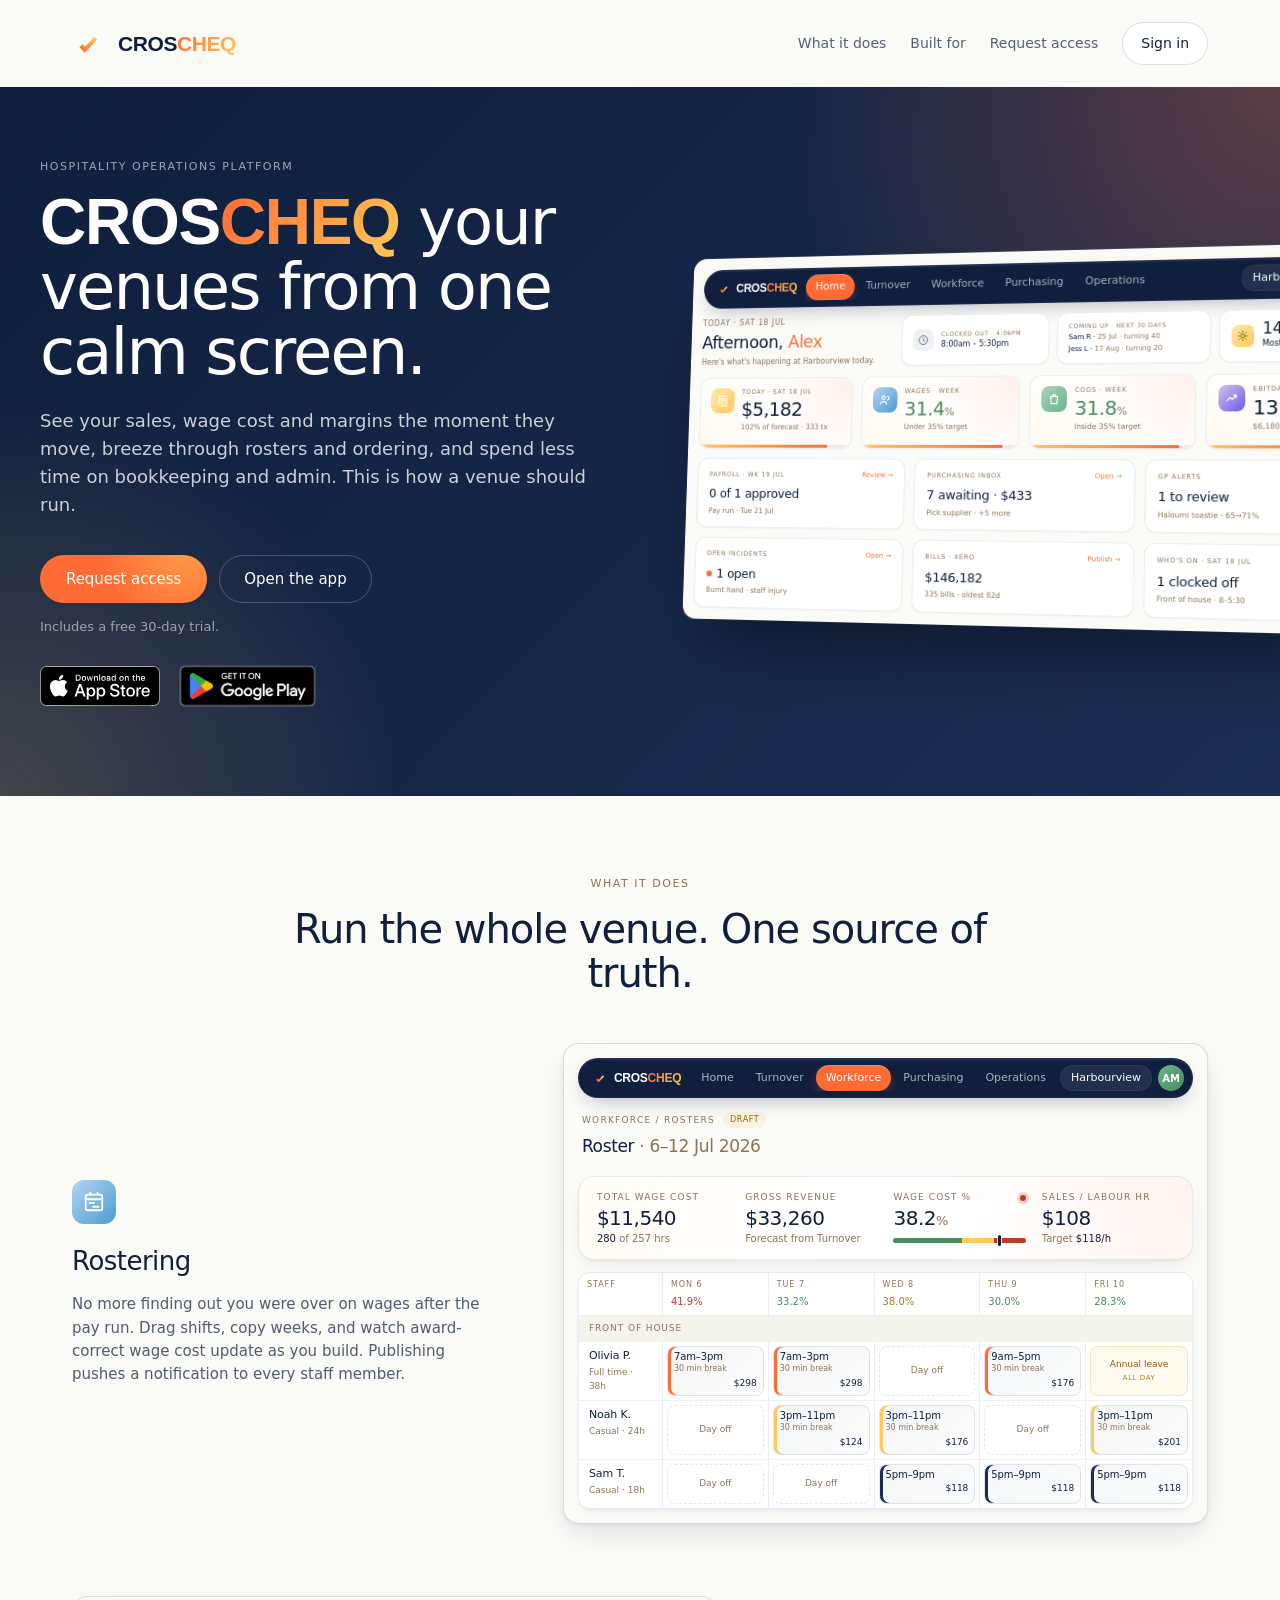
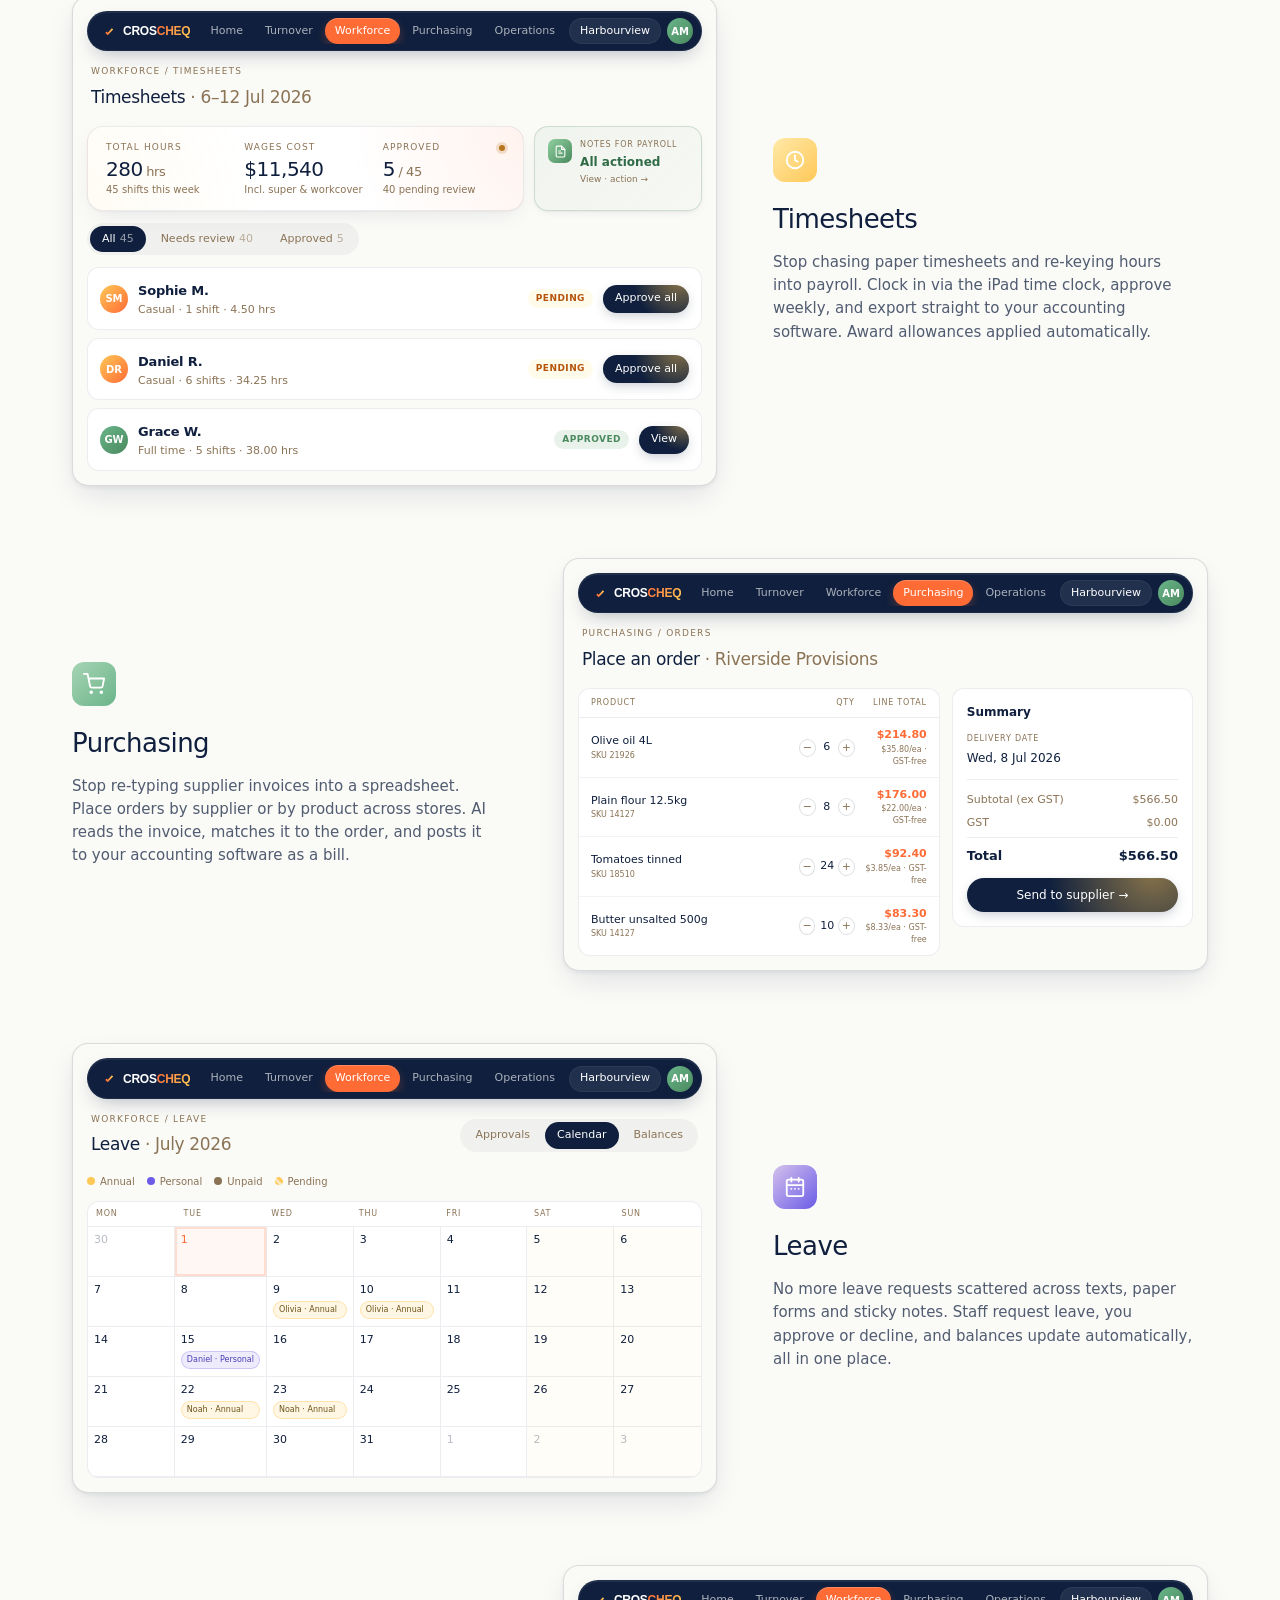
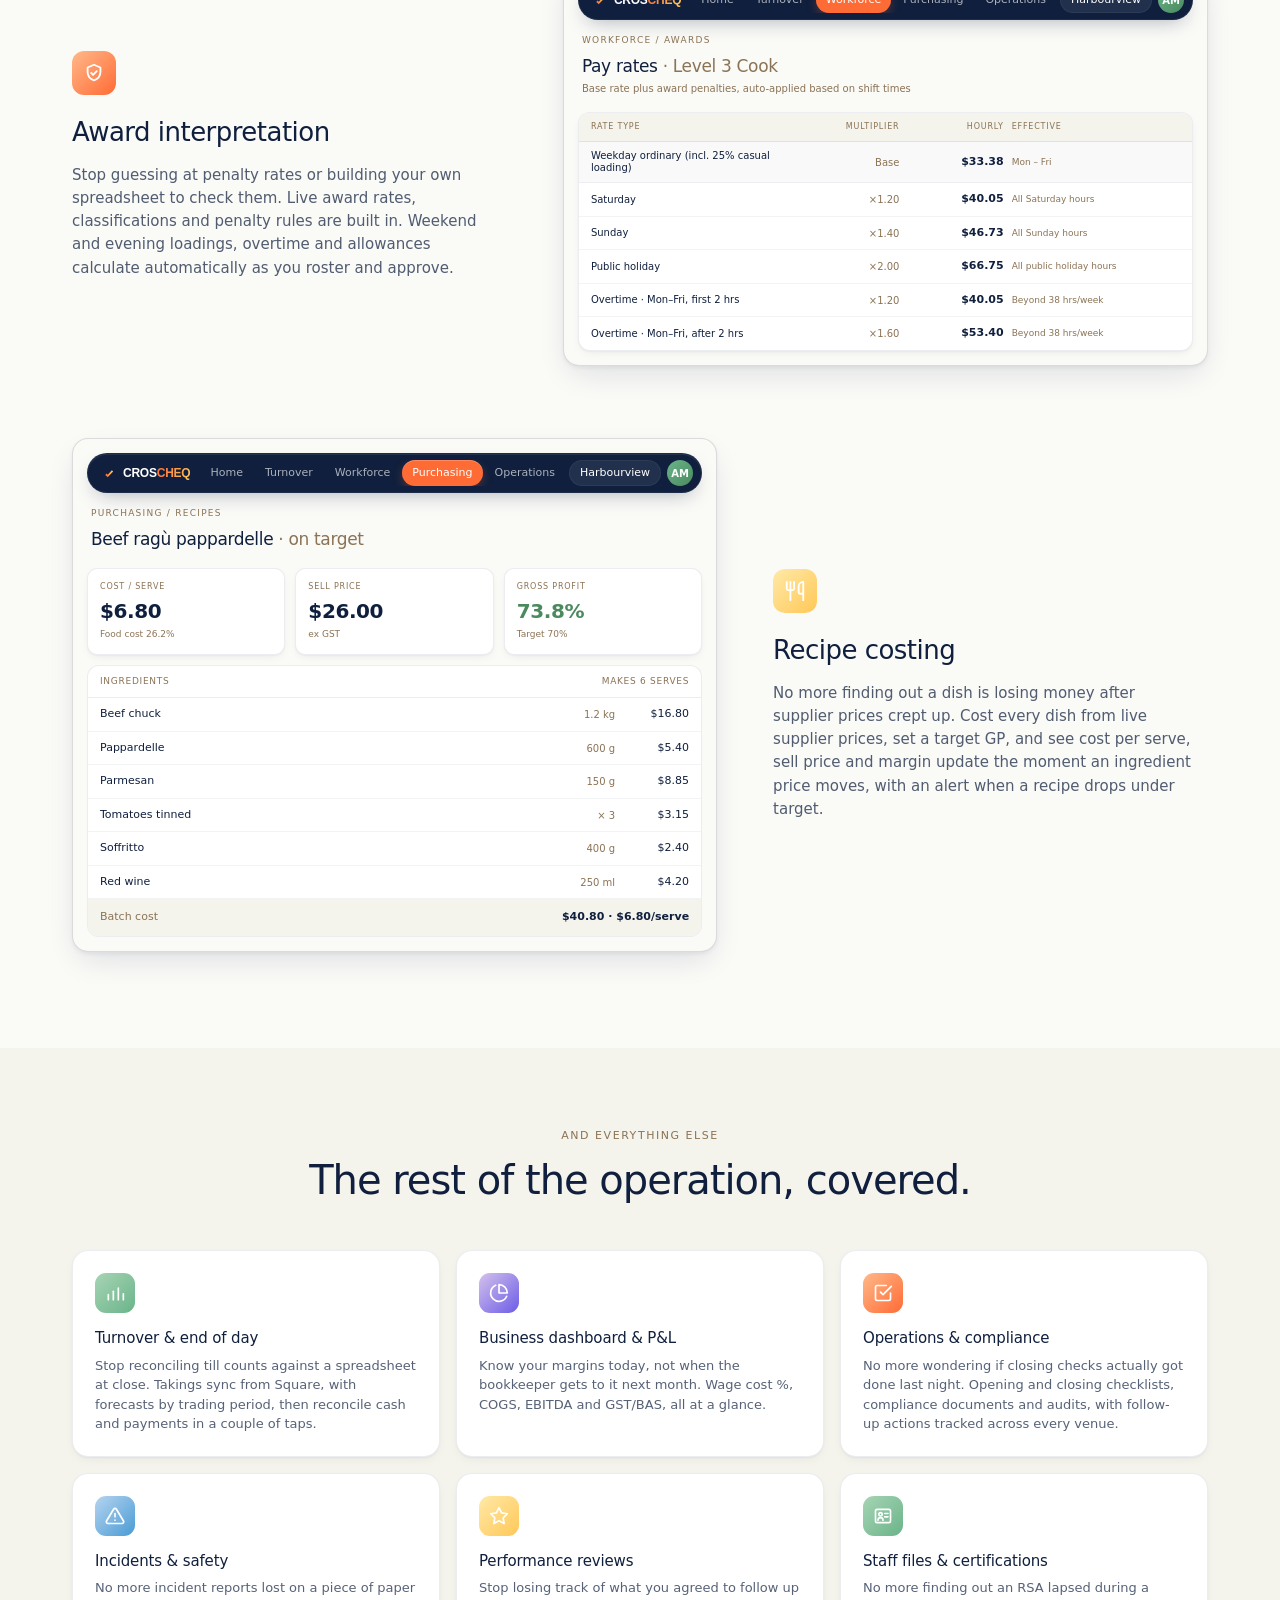
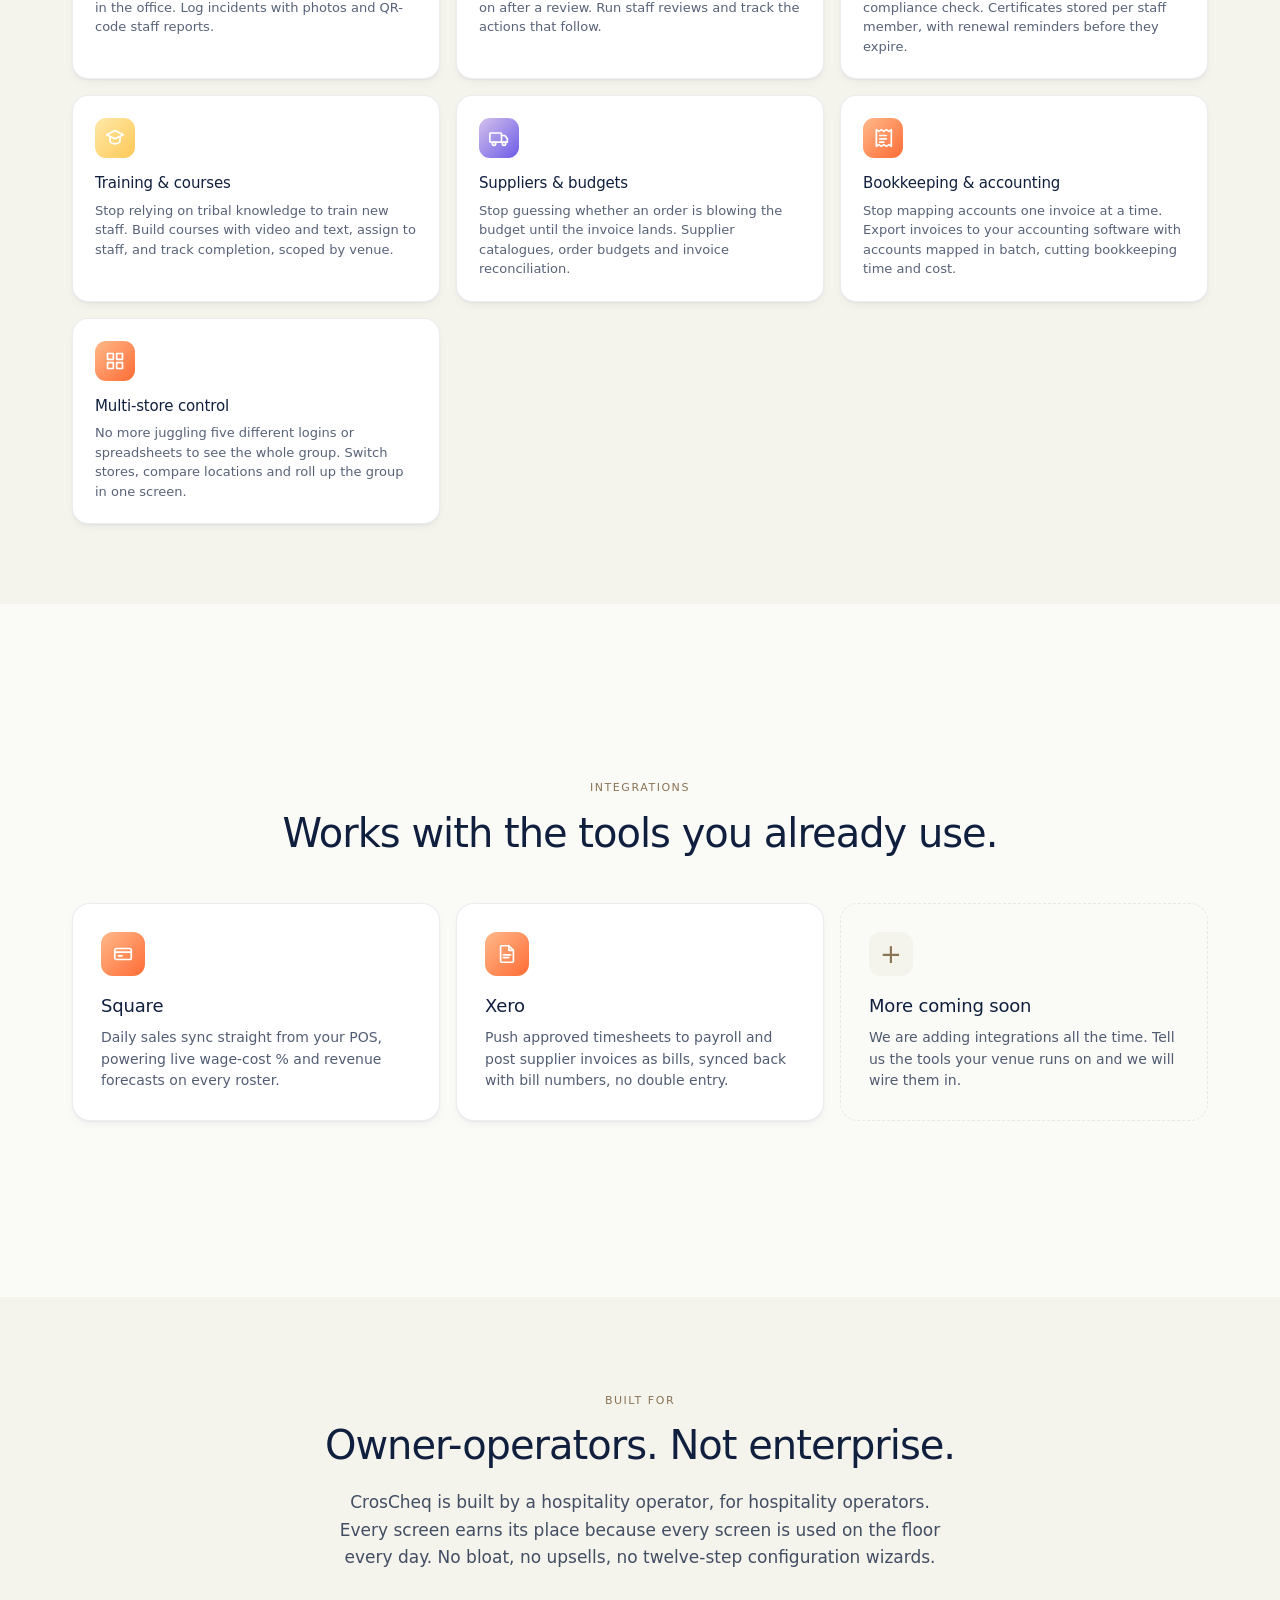
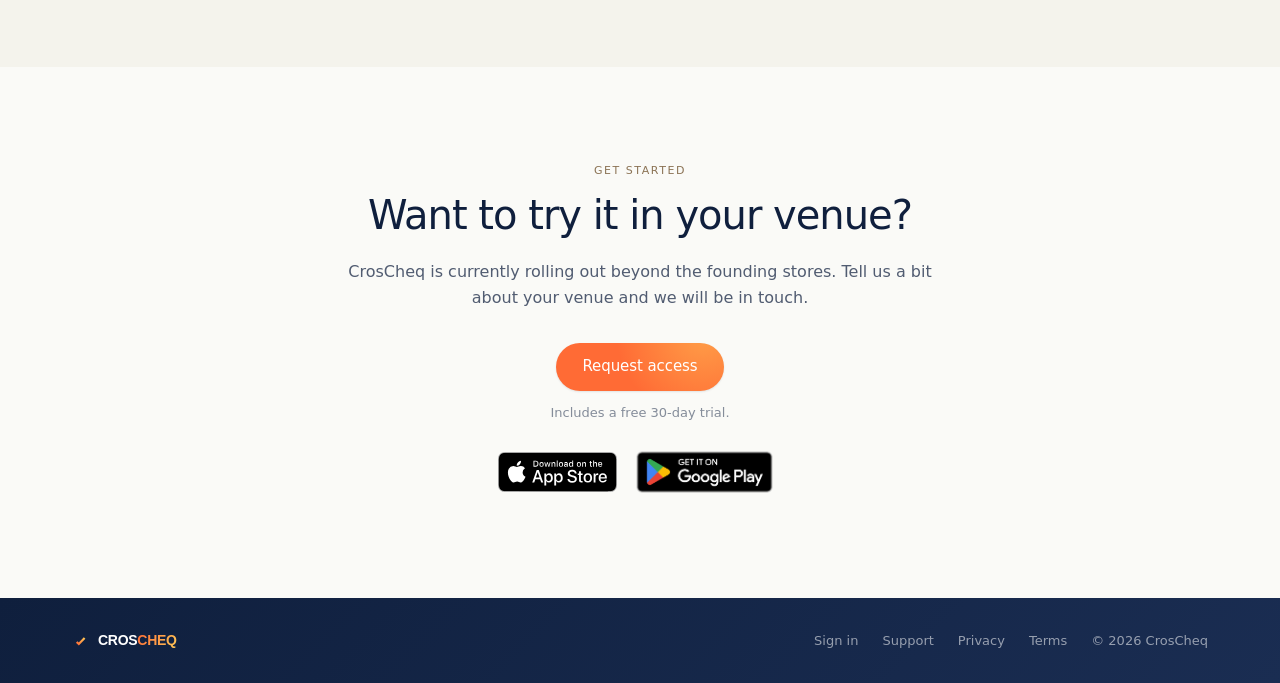
<file: index.html>
<!doctype html>
<html lang="en-AU">
<head>
  <meta charset="utf-8" />
  <meta name="viewport" content="width=device-width, initial-scale=1" />
  <title>CrosCheq · Hospitality operations, run from one place</title>
  <meta name="description" content="See sales, wage cost and margins in real time, and run rosters, timesheets, ordering and more from one screen. CrosCheq runs the whole venue for busy hospitality operators." />
  <link rel="canonical" href="https://croscheq.com/" />
  <meta property="og:type" content="website" />
  <meta property="og:site_name" content="CrosCheq" />
  <meta property="og:title" content="CrosCheq · Hospitality operations, run from one place" />
  <meta property="og:description" content="See sales, wage cost and margins in real time, and run rosters, timesheets, ordering and more from one screen. CrosCheq runs the whole venue for busy hospitality operators." />
  <meta property="og:url" content="https://croscheq.com/" />
  <meta property="og:image" content="https://croscheq.com/og-image.png" />
  <meta property="og:image:width" content="1200" />
  <meta property="og:image:height" content="630" />
  <meta name="twitter:card" content="summary_large_image" />
  <meta name="twitter:title" content="CrosCheq · Hospitality operations, run from one place" />
  <meta name="twitter:description" content="See sales, wage cost and margins in real time, and run rosters, timesheets, ordering and more from one screen. CrosCheq runs the whole venue for busy hospitality operators." />
  <meta name="twitter:image" content="https://croscheq.com/og-image.png" />
  <link rel="icon" href="favicon.svg" type="image/svg+xml" />
  <link rel="icon" href="favicon.ico" sizes="any" />
  <link rel="icon" type="image/png" sizes="32x32" href="favicon-32x32.png" />
  <link rel="apple-touch-icon" href="apple-touch-icon.png" />
  <link rel="preconnect" href="https://api.fontshare.com" crossorigin />
  <link href="https://api.fontshare.com/v2/css?f[]=general-sans@400,500,600&display=swap" rel="stylesheet" />
  <link href="https://api.fontshare.com/v2/css?f[]=space-grotesk@700&display=swap" rel="stylesheet" />
  <link rel="stylesheet" href="styles.css?v=23" />
  <script type="application/ld+json">
  {
    "@context": "https://schema.org",
    "@type": "SoftwareApplication",
    "name": "CrosCheq",
    "applicationCategory": "BusinessApplication",
    "operatingSystem": "Web",
    "description": "CrosCheq runs the whole hospitality venue from one screen: live sales, wage cost and margins, plus rostering, timesheets, ordering and more.",
    "url": "https://croscheq.com/",
    "image": "https://croscheq.com/og-image.png",
    "publisher": {
      "@type": "Organization",
      "name": "CrosCheq",
      "url": "https://croscheq.com/"
    }
  }
  </script>
</head>
<body>
  <header class="nav">
    <a class="brand" href="/">
      <span class="brand-mark" aria-hidden="true">
        <svg viewBox="0 0 100 100" width="34" height="34" fill="none">
          <defs><linearGradient id="tick-g1" x1="26" y1="67" x2="70" y2="33" gradientUnits="userSpaceOnUse"><stop offset="0" stop-color="#FF6B35"/><stop offset="1" stop-color="#FFC857"/></linearGradient></defs>
          <path d="M26 55 L38 67 L70 33" stroke="url(#tick-g1)" stroke-width="12" stroke-linecap="butt" stroke-linejoin="miter" stroke-miterlimit="12"/>
        </svg>
      </span>
      <span class="brand-text"><span class="wm">CROS<span class="cheq">CHEQ</span></span></span>
    </a>
    <nav class="nav-links">
      <a href="#what" class="nav-link">What it does</a>
      <a href="#built-for" class="nav-link">Built for</a>
      <a href="apply.html" class="nav-link">Request access</a>
      <a href="https://app.croscheq.com" class="nav-cta">Sign in</a>
    </nav>
  </header>

  <main>
    <section class="hero">
      <div class="hero-content">
      <div class="hero-inner">
        <div class="eyebrow">Hospitality operations platform</div>
        <h1 class="hero-title"><span class="wm">CROS<span class="cheq">CHEQ</span></span> your venues from one calm screen.</h1>
        <p class="hero-sub">
          See your sales, wage cost and margins the moment they move, breeze
          through rosters and ordering, and spend less time on bookkeeping
          and admin. This is how a venue should run.
        </p>
        <div class="hero-actions">
          <a href="apply.html" class="btn-primary">Request access</a>
          <a href="https://app.croscheq.com" class="btn-secondary">Open the app</a>
        </div>
        <p class="hero-note">Includes a free 30-day trial.</p>
        <div class="store-badges">
          <a class="store-badge app-store" href="https://apps.apple.com/app/id6781569242" aria-label="Download on the App Store">
            <img src="assets/app-store-badge.svg" alt="Download on the App Store" width="138" height="46">
          </a>
          <a class="store-badge google-play" href="https://play.google.com/store/apps/details?id=com.crosbyops.app" aria-label="Get it on Google Play">
            <img src="assets/google-play-badge.png" alt="Get it on Google Play" width="155" height="60">
          </a>
        </div>
      </div>

      <div class="hero-visual" aria-hidden="true">
        <div class="dash-win">
          <div class="dash-body">
            <div class="mk-nav">
              <span class="mk-nav-brand">
                <svg viewBox="0 0 100 100" width="15" height="15" fill="none" aria-hidden="true">
                  <defs><linearGradient id="tick-g2" x1="26" y1="67" x2="70" y2="33" gradientUnits="userSpaceOnUse"><stop offset="0" stop-color="#FF6B35"/><stop offset="1" stop-color="#FFC857"/></linearGradient></defs>
                  <path d="M26 55 L38 67 L70 33" stroke="url(#tick-g2)" stroke-width="12" stroke-linecap="butt" stroke-linejoin="miter" stroke-miterlimit="12"/>
                </svg>
                <span class="wm">CROS<span class="cheq">CHEQ</span></span>
              </span>
              <span class="mk-nav-tabs">
                <span class="mk-nav-tab active">Home</span>
                <span class="mk-nav-tab">Turnover</span>
                <span class="mk-nav-tab">Workforce</span>
                <span class="mk-nav-tab">Purchasing</span>
                <span class="mk-nav-tab">Operations</span>
              </span>
              <span class="mk-nav-right">
                <span class="mk-nav-loc">Harbourview</span>
                <span class="mk-nav-ava green">AM</span>
              </span>
            </div>

            <div class="dash-greet">
              <div class="dash-greet-text">
                <div class="dash-greet-date">Today · Sat 18 Jul</div>
                <div class="dash-greet-hi">Afternoon, <span>Alex</span></div>
                <div class="dash-greet-sub">Here's what's happening at Harbourview today.</div>
              </div>
              <div class="dash-topcards">
                <div class="tc">
                  <span class="tc-ico grey"><svg viewBox="0 0 24 24" fill="none" stroke="currentColor" stroke-width="2" stroke-linecap="round"><circle cx="12" cy="12" r="9"/><path d="M12 7.5v5l3 2"/></svg></span>
                  <div><div class="tc-eyebrow">Clocked out · 4:06pm</div><div class="tc-line">8:00am – 5:30pm</div></div>
                </div>
                <div class="tc celeb">
                  <div class="tc-eyebrow">Coming up · Next 30 days</div>
                  <div class="tc-celeb-row">Sam R · <span>25 Jul · turning 40</span></div>
                  <div class="tc-celeb-row">Jess L · <span>17 Aug · turning 20</span></div>
                </div>
                <div class="tc">
                  <span class="tc-ico gold"><svg viewBox="0 0 24 24" fill="none" stroke="currentColor" stroke-width="2" stroke-linecap="round"><circle cx="12" cy="12" r="4"/><path d="M12 3v2M12 19v2M5 5l1.4 1.4M17.6 17.6 19 19M3 12h2M19 12h2M5 19l1.4-1.4M17.6 6.4 19 5"/></svg></span>
                  <div><div class="tc-temp">14°</div><div class="tc-line">Mostly sunny</div></div>
                </div>
              </div>
            </div>

            <div class="dash-kpis">
              <div class="kpi">
                <span class="kpi-ico gold"><svg viewBox="0 0 24 24" fill="none" stroke="currentColor" stroke-width="2" stroke-linecap="round"><rect x="5" y="3" width="14" height="18" rx="1.5"/><path d="M8.5 8h7M8.5 12h7M8.5 16h4"/></svg></span>
                <div class="kpi-body">
                  <div class="kpi-eyebrow">Today · Sat 18 Jul</div>
                  <div class="kpi-value">$5,182</div>
                  <div class="kpi-sub">102% of forecast · 333 tx</div>
                </div>
                <div class="kpi-prog"><span class="kpi-prog-fill good" style="width:85%"></span></div>
              </div>
              <div class="kpi">
                <span class="kpi-ico sky"><svg viewBox="0 0 24 24" fill="none" stroke="currentColor" stroke-width="2" stroke-linecap="round" stroke-linejoin="round"><circle cx="9" cy="8" r="3"/><path d="M3.5 19.5c0-3 2.7-4.8 5.5-4.8s5.5 1.8 5.5 4.8"/><path d="M16 6a3 3 0 010 6"/></svg></span>
                <div class="kpi-body">
                  <div class="kpi-eyebrow">Wages · Week</div>
                  <div class="kpi-value under">31.4<span>%</span></div>
                  <div class="kpi-sub">Under 35% target</div>
                </div>
                <div class="kpi-prog"><span class="kpi-prog-fill good" style="width:90%"></span></div>
              </div>
              <div class="kpi">
                <span class="kpi-ico mint"><svg viewBox="0 0 24 24" fill="none" stroke="currentColor" stroke-width="2" stroke-linecap="round" stroke-linejoin="round"><path d="M6 7.5h12l-1 12.5H7z"/><path d="M9 7.5a3 3 0 016 0"/></svg></span>
                <div class="kpi-body">
                  <div class="kpi-eyebrow">COGS · Week</div>
                  <div class="kpi-value under">31.8<span>%</span></div>
                  <div class="kpi-sub">Inside 35% target</div>
                </div>
                <div class="kpi-prog"><span class="kpi-prog-fill good" style="width:91%"></span></div>
              </div>
              <div class="kpi">
                <span class="kpi-ico violet"><svg viewBox="0 0 24 24" fill="none" stroke="currentColor" stroke-width="2" stroke-linecap="round" stroke-linejoin="round"><path d="M4 16l5-5 4 3 6-7"/><path d="M15 7h4v4"/></svg></span>
                <div class="kpi-body">
                  <div class="kpi-eyebrow">EBITDA · Week</div>
                  <div class="kpi-value">13.1<span>%</span></div>
                  <div class="kpi-sub">$6,180 margin</div>
                </div>
                <div class="kpi-prog"><span class="kpi-prog-fill good" style="width:70%"></span></div>
              </div>
            </div>

            <div class="dash-ops">
              <div class="opc">
                <div class="opc-head"><span class="opc-eyebrow">Payroll · Wk 19 Jul</span><span class="opc-link">Review →</span></div>
                <div class="opc-title">0 of 1 approved</div>
                <div class="opc-sub">Pay run · Tue 21 Jul</div>
              </div>
              <div class="opc">
                <div class="opc-head"><span class="opc-eyebrow">Purchasing inbox</span><span class="opc-link">Open →</span></div>
                <div class="opc-title">7 awaiting · $433</div>
                <div class="opc-sub">Pick supplier · +5 more</div>
              </div>
              <div class="opc">
                <div class="opc-head"><span class="opc-eyebrow">GP alerts</span><span class="opc-link">Recipes →</span></div>
                <div class="opc-title">1 to review</div>
                <div class="opc-sub">Haloumi toastie · 65→71%</div>
              </div>
              <div class="opc">
                <div class="opc-head"><span class="opc-eyebrow">Open incidents</span><span class="opc-link">Open →</span></div>
                <div class="opc-title"><span class="dot"></span>1 open</div>
                <div class="opc-sub">Burnt hand · staff injury</div>
              </div>
              <div class="opc">
                <div class="opc-head"><span class="opc-eyebrow">Bills · Xero</span><span class="opc-link">Publish →</span></div>
                <div class="opc-title">$146,182</div>
                <div class="opc-sub">335 bills · oldest 82d</div>
              </div>
              <div class="opc">
                <div class="opc-head"><span class="opc-eyebrow">Who's on · Sat 18 Jul</span><span class="opc-link">Roster →</span></div>
                <div class="opc-title">1 clocked off</div>
                <div class="opc-sub">Front of house · 8–5:30</div>
              </div>
            </div>
          </div>
        </div>
      </div>
      </div>
    </section>

    <section id="what" class="features-section">
      <div class="section-head">
        <div class="eyebrow">What it does</div>
        <h2 class="section-title">Run the whole venue. One source of truth.</h2>
      </div>

      <div class="features">

        <!-- Rostering -->
        <article class="feature-row">
          <div class="feature-copy">
            <div class="module-icon sky" aria-hidden="true">
              <svg viewBox="0 0 24 24" width="22" height="22" fill="none" stroke="currentColor" stroke-width="2" stroke-linecap="round" stroke-linejoin="round">
                <rect x="3" y="4" width="18" height="17" rx="2" />
                <path d="M8 2v2M16 2v2M5 9h14" />
                <rect x="6" y="12" width="7" height="2.2" rx="1" fill="currentColor" stroke="none" />
                <rect x="10" y="16" width="8" height="2.2" rx="1" fill="currentColor" stroke="none" />
              </svg>
            </div>
            <h3 class="module-title">Rostering</h3>
            <p class="module-body">
              No more finding out you were over on wages after the pay run.
              Drag shifts, copy weeks, and watch award-correct wage cost update
              as you build. Publishing pushes a notification to every staff member.
            </p>
          </div>
          <div class="feature-mock">
            <div class="app-window">
              <div class="app-window-body" data-mock="rostering">
                <div class="mk-nav">
                  <span class="mk-nav-brand">
                    <svg viewBox="0 0 100 100" width="15" height="15" fill="none" aria-hidden="true">
                      <defs><linearGradient id="tick-g3" x1="26" y1="67" x2="70" y2="33" gradientUnits="userSpaceOnUse"><stop offset="0" stop-color="#FF6B35"/><stop offset="1" stop-color="#FFC857"/></linearGradient></defs>
                      <path d="M26 55 L38 67 L70 33" stroke="url(#tick-g3)" stroke-width="12" stroke-linecap="butt" stroke-linejoin="miter" stroke-miterlimit="12"/>
                    </svg>
                    <span class="wm">CROS<span class="cheq">CHEQ</span></span>
                  </span>
                  <span class="mk-nav-tabs">
                    <span class="mk-nav-tab">Home</span>
                    <span class="mk-nav-tab">Turnover</span>
                    <span class="mk-nav-tab active">Workforce</span>
                    <span class="mk-nav-tab">Purchasing</span>
                    <span class="mk-nav-tab">Operations</span>
                  </span>
                  <span class="mk-nav-right">
                    <span class="mk-nav-loc">Harbourview</span>
                    <span class="mk-nav-ava green">AM</span>
                  </span>
                </div>

                <div class="mk-head">
                  <div class="mk-crumb">Workforce / Rosters <span class="mk-tag">DRAFT</span></div>
                  <h4 class="mk-title">Roster <span class="muted">· 6–12 Jul 2026</span></h4>
                </div>

                <div class="mk-banner">
                  <div class="mk-banner-grid">
                    <div class="mk-metric">
                      <div class="mk-metric-label">Total wage cost</div>
                      <div class="mk-metric-value">$11,540</div>
                      <div class="mk-metric-sub"><strong>280</strong> of 257 hrs</div>
                    </div>
                    <div class="mk-metric">
                      <div class="mk-metric-label">Gross revenue</div>
                      <div class="mk-metric-value">$33,260</div>
                      <div class="mk-metric-sub">Forecast from Turnover</div>
                    </div>
                    <div class="mk-metric">
                      <div class="mk-metric-label">Wage cost % <span class="mk-metric-dot bad"></span></div>
                      <div class="mk-metric-value">38.2<span class="pct">%</span></div>
                      <div class="mk-bar-wrap">
                        <div class="mk-bar">
                          <span class="mk-bar-zone green" style="width:52%"></span>
                          <span class="mk-bar-zone amber" style="width:24%"></span>
                          <span class="mk-bar-zone red" style="width:24%"></span>
                        </div>
                        <span class="mk-bar-marker" style="left:79%"></span>
                      </div>
                    </div>
                    <div class="mk-metric">
                      <div class="mk-metric-label">Sales / labour hr</div>
                      <div class="mk-metric-value">$108</div>
                      <div class="mk-metric-sub">Target <strong>$118/h</strong></div>
                    </div>
                  </div>
                </div>

                <div class="mk-card">
                  <div class="mk-rg-head">
                    <div class="mk-rg-hcell"><span class="mk-rg-dayname">Staff</span></div>
                    <div class="mk-rg-hcell"><span class="mk-rg-dayname">Mon 6</span><span class="mk-rg-daycost over">41.9%</span></div>
                    <div class="mk-rg-hcell"><span class="mk-rg-dayname">Tue 7</span><span class="mk-rg-daycost safe">33.2%</span></div>
                    <div class="mk-rg-hcell"><span class="mk-rg-dayname">Wed 8</span><span class="mk-rg-daycost warn">38.0%</span></div>
                    <div class="mk-rg-hcell"><span class="mk-rg-dayname">Thu 9</span><span class="mk-rg-daycost safe">30.0%</span></div>
                    <div class="mk-rg-hcell"><span class="mk-rg-dayname">Fri 10</span><span class="mk-rg-daycost safe">28.3%</span></div>
                  </div>

                  <div class="mk-rg-section">Front of House</div>

                  <div class="mk-rg-row">
                    <div class="mk-rg-staff"><span class="mk-rg-staff-name">Olivia P.</span><span class="mk-rg-staff-sub">Full time · 38h</span></div>
                    <div class="mk-rg-cell"><div class="mk-rg-shift" style="--sh:#FF6B35"><span class="t">7am–3pm</span><span class="b">30 min break</span><span class="c">$298</span></div></div>
                    <div class="mk-rg-cell"><div class="mk-rg-shift" style="--sh:#FF6B35"><span class="t">7am–3pm</span><span class="b">30 min break</span><span class="c">$298</span></div></div>
                    <div class="mk-rg-cell"><div class="mk-rg-off">Day off</div></div>
                    <div class="mk-rg-cell"><div class="mk-rg-shift" style="--sh:#FF6B35"><span class="t">9am–5pm</span><span class="b">30 min break</span><span class="c">$176</span></div></div>
                    <div class="mk-rg-cell"><div class="mk-rg-leave"><span class="lt">Annual leave</span><span class="lm">All day</span></div></div>
                  </div>

                  <div class="mk-rg-row">
                    <div class="mk-rg-staff"><span class="mk-rg-staff-name">Noah K.</span><span class="mk-rg-staff-sub">Casual · 24h</span></div>
                    <div class="mk-rg-cell"><div class="mk-rg-off">Day off</div></div>
                    <div class="mk-rg-cell"><div class="mk-rg-shift" style="--sh:#FFC857"><span class="t">3pm–11pm</span><span class="b">30 min break</span><span class="c">$124</span></div></div>
                    <div class="mk-rg-cell"><div class="mk-rg-shift" style="--sh:#FFC857"><span class="t">3pm–11pm</span><span class="b">30 min break</span><span class="c">$176</span></div></div>
                    <div class="mk-rg-cell"><div class="mk-rg-off">Day off</div></div>
                    <div class="mk-rg-cell"><div class="mk-rg-shift" style="--sh:#FFC857"><span class="t">3pm–11pm</span><span class="b">30 min break</span><span class="c">$201</span></div></div>
                  </div>

                  <div class="mk-rg-row">
                    <div class="mk-rg-staff"><span class="mk-rg-staff-name">Sam T.</span><span class="mk-rg-staff-sub">Casual · 18h</span></div>
                    <div class="mk-rg-cell"><div class="mk-rg-off">Day off</div></div>
                    <div class="mk-rg-cell"><div class="mk-rg-off">Day off</div></div>
                    <div class="mk-rg-cell"><div class="mk-rg-shift" style="--sh:#1A2D52"><span class="t">5pm–9pm</span><span class="c">$118</span></div></div>
                    <div class="mk-rg-cell"><div class="mk-rg-shift" style="--sh:#1A2D52"><span class="t">5pm–9pm</span><span class="c">$118</span></div></div>
                    <div class="mk-rg-cell"><div class="mk-rg-shift" style="--sh:#1A2D52"><span class="t">5pm–9pm</span><span class="c">$118</span></div></div>
                  </div>
                </div>
              </div>
            </div>
          </div>
        </article>

        <!-- Timesheets -->
        <article class="feature-row reverse">
          <div class="feature-copy">
            <div class="module-icon gold" aria-hidden="true">
              <svg viewBox="0 0 24 24" width="22" height="22" fill="none" stroke="currentColor" stroke-width="2" stroke-linecap="round" stroke-linejoin="round">
                <circle cx="12" cy="12" r="9" />
                <path d="M12 7v5l3 2" />
              </svg>
            </div>
            <h3 class="module-title">Timesheets</h3>
            <p class="module-body">
              Stop chasing paper timesheets and re-keying hours into payroll.
              Clock in via the iPad time clock, approve weekly, and export
              straight to your accounting software. Award allowances applied
              automatically.
            </p>
          </div>
          <div class="feature-mock">
            <div class="app-window">
              <div class="app-window-body" data-mock="timesheets">
                <div class="mk-nav">
                  <span class="mk-nav-brand">
                    <svg viewBox="0 0 100 100" width="15" height="15" fill="none" aria-hidden="true">
                      <defs><linearGradient id="tick-g4" x1="26" y1="67" x2="70" y2="33" gradientUnits="userSpaceOnUse"><stop offset="0" stop-color="#FF6B35"/><stop offset="1" stop-color="#FFC857"/></linearGradient></defs>
                      <path d="M26 55 L38 67 L70 33" stroke="url(#tick-g4)" stroke-width="12" stroke-linecap="butt" stroke-linejoin="miter" stroke-miterlimit="12"/>
                    </svg>
                    <span class="wm">CROS<span class="cheq">CHEQ</span></span>
                  </span>
                  <span class="mk-nav-tabs">
                    <span class="mk-nav-tab">Home</span>
                    <span class="mk-nav-tab">Turnover</span>
                    <span class="mk-nav-tab active">Workforce</span>
                    <span class="mk-nav-tab">Purchasing</span>
                    <span class="mk-nav-tab">Operations</span>
                  </span>
                  <span class="mk-nav-right">
                    <span class="mk-nav-loc">Harbourview</span>
                    <span class="mk-nav-ava green">AM</span>
                  </span>
                </div>

                <div class="mk-head">
                  <div class="mk-crumb">Workforce / Timesheets</div>
                  <h4 class="mk-title">Timesheets <span class="muted">· 6–12 Jul 2026</span></h4>
                </div>

                <div class="mk-ts-top">
                  <div class="mk-banner">
                    <div class="mk-banner-grid">
                      <div class="mk-metric">
                        <div class="mk-metric-label">Total hours</div>
                        <div class="mk-metric-value">280<span class="pct"> hrs</span></div>
                        <div class="mk-metric-sub">45 shifts this week</div>
                      </div>
                      <div class="mk-metric">
                        <div class="mk-metric-label">Wages cost</div>
                        <div class="mk-metric-value">$11,540</div>
                        <div class="mk-metric-sub">Incl. super &amp; workcover</div>
                      </div>
                      <div class="mk-metric">
                        <div class="mk-metric-label">Approved <span class="mk-metric-dot warn"></span></div>
                        <div class="mk-metric-value">5<span class="pct"> / 45</span></div>
                        <div class="mk-metric-sub">40 pending review</div>
                      </div>
                    </div>
                  </div>
                  <div class="mk-notes-card">
                    <span class="mk-notes-icon" aria-hidden="true">
                      <svg viewBox="0 0 24 24" width="13" height="13" fill="none" stroke="currentColor" stroke-width="2" stroke-linecap="round" stroke-linejoin="round">
                        <path d="M14 2H6a2 2 0 0 0-2 2v16a2 2 0 0 0 2 2h12a2 2 0 0 0 2-2V8z" /><path d="M14 2v6h6" /><path d="M9 15h6M9 11h3" />
                      </svg>
                    </span>
                    <span class="mk-notes-body">
                      <span class="mk-notes-label">Notes for payroll</span>
                      <span class="mk-notes-title">All actioned</span>
                      <span class="mk-notes-link">View · action →</span>
                    </span>
                  </div>
                </div>

                <div class="mk-tabs">
                  <span class="mk-tab active">All<span class="n">45</span></span>
                  <span class="mk-tab">Needs review<span class="n">40</span></span>
                  <span class="mk-tab">Approved<span class="n">5</span></span>
                </div>

                <div class="mk-ts">
                  <div class="mk-ts-row">
                    <span class="mk-ava">SM</span>
                    <span class="mk-ts-info"><span class="mk-ts-name">Sophie M.</span><div class="mk-ts-meta">Casual · 1 shift · 4.50 hrs</div></span>
                    <span class="mk-pill-pending">Pending</span>
                    <span class="mk-btn-navy">Approve all</span>
                  </div>
                  <div class="mk-ts-row">
                    <span class="mk-ava">DR</span>
                    <span class="mk-ts-info"><span class="mk-ts-name">Daniel R.</span><div class="mk-ts-meta">Casual · 6 shifts · 34.25 hrs</div></span>
                    <span class="mk-pill-pending">Pending</span>
                    <span class="mk-btn-navy">Approve all</span>
                  </div>
                  <div class="mk-ts-row">
                    <span class="mk-ava green">GW</span>
                    <span class="mk-ts-info"><span class="mk-ts-name">Grace W.</span><div class="mk-ts-meta">Full time · 5 shifts · 38.00 hrs</div></span>
                    <span class="mk-pill-approved">Approved</span>
                    <span class="mk-btn-navy">View</span>
                  </div>
                </div>
              </div>
            </div>
          </div>
        </article>

        <!-- Purchasing -->
        <article class="feature-row">
          <div class="feature-copy">
            <div class="module-icon mint" aria-hidden="true">
              <svg viewBox="0 0 24 24" width="22" height="22" fill="none" stroke="currentColor" stroke-width="2" stroke-linecap="round" stroke-linejoin="round">
                <circle cx="9" cy="21" r="1" />
                <circle cx="20" cy="21" r="1" />
                <path d="M1 1h4l2.68 13.39a2 2 0 0 0 2 1.61h9.72a2 2 0 0 0 2-1.61L23 6H6" />
              </svg>
            </div>
            <h3 class="module-title">Purchasing</h3>
            <p class="module-body">
              Stop re-typing supplier invoices into a spreadsheet. Place orders
              by supplier or by product across stores. AI reads the invoice,
              matches it to the order, and posts it to your accounting software
              as a bill.
            </p>
          </div>
          <div class="feature-mock">
            <div class="app-window">
              <div class="app-window-body" data-mock="purchasing">
                <div class="mk-nav">
                  <span class="mk-nav-brand">
                    <svg viewBox="0 0 100 100" width="15" height="15" fill="none" aria-hidden="true">
                      <defs><linearGradient id="tick-g5" x1="26" y1="67" x2="70" y2="33" gradientUnits="userSpaceOnUse"><stop offset="0" stop-color="#FF6B35"/><stop offset="1" stop-color="#FFC857"/></linearGradient></defs>
                      <path d="M26 55 L38 67 L70 33" stroke="url(#tick-g5)" stroke-width="12" stroke-linecap="butt" stroke-linejoin="miter" stroke-miterlimit="12"/>
                    </svg>
                    <span class="wm">CROS<span class="cheq">CHEQ</span></span>
                  </span>
                  <span class="mk-nav-tabs">
                    <span class="mk-nav-tab">Home</span>
                    <span class="mk-nav-tab">Turnover</span>
                    <span class="mk-nav-tab">Workforce</span>
                    <span class="mk-nav-tab active">Purchasing</span>
                    <span class="mk-nav-tab">Operations</span>
                  </span>
                  <span class="mk-nav-right">
                    <span class="mk-nav-loc">Harbourview</span>
                    <span class="mk-nav-ava green">AM</span>
                  </span>
                </div>

                <div class="mk-head">
                  <div class="mk-crumb">Purchasing / Orders</div>
                  <h4 class="mk-title">Place an order <span class="muted">· Riverside Provisions</span></h4>
                </div>

                <div class="mk-order">
                  <div class="mk-order-items">
                    <div class="mk-oi-head"><span>Product</span><span>Qty</span><span>Line total</span></div>
                    <div class="mk-oi-row">
                      <span><div class="mk-oi-prod">Olive oil 4L</div><div class="mk-oi-sku">SKU 21926</div></span>
                      <span class="mk-oi-stepper"><span class="mk-oi-step">−</span><span class="mk-oi-qty">6</span><span class="mk-oi-step">+</span></span>
                      <span class="mk-oi-total"><div class="lt">$214.80</div><div class="up">$35.80/ea · GST-free</div></span>
                    </div>
                    <div class="mk-oi-row">
                      <span><div class="mk-oi-prod">Plain flour 12.5kg</div><div class="mk-oi-sku">SKU 14127</div></span>
                      <span class="mk-oi-stepper"><span class="mk-oi-step">−</span><span class="mk-oi-qty">8</span><span class="mk-oi-step">+</span></span>
                      <span class="mk-oi-total"><div class="lt">$176.00</div><div class="up">$22.00/ea · GST-free</div></span>
                    </div>
                    <div class="mk-oi-row">
                      <span><div class="mk-oi-prod">Tomatoes tinned</div><div class="mk-oi-sku">SKU 18510</div></span>
                      <span class="mk-oi-stepper"><span class="mk-oi-step">−</span><span class="mk-oi-qty">24</span><span class="mk-oi-step">+</span></span>
                      <span class="mk-oi-total"><div class="lt">$92.40</div><div class="up">$3.85/ea · GST-free</div></span>
                    </div>
                    <div class="mk-oi-row">
                      <span><div class="mk-oi-prod">Butter unsalted 500g</div><div class="mk-oi-sku">SKU 14127</div></span>
                      <span class="mk-oi-stepper"><span class="mk-oi-step">−</span><span class="mk-oi-qty">10</span><span class="mk-oi-step">+</span></span>
                      <span class="mk-oi-total"><div class="lt">$83.30</div><div class="up">$8.33/ea · GST-free</div></span>
                    </div>
                  </div>

                  <div class="mk-summary">
                    <div class="mk-summary-title">Summary</div>
                    <div class="mk-sum-label">Delivery date</div>
                    <div class="mk-sum-date">Wed, 8 Jul 2026</div>
                    <div class="mk-sum-row"><span>Subtotal (ex GST)</span><span>$566.50</span></div>
                    <div class="mk-sum-row"><span>GST</span><span>$0.00</span></div>
                    <div class="mk-sum-row total"><span>Total</span><span>$566.50</span></div>
                    <div class="mk-sum-btn">Send to supplier →</div>
                  </div>
                </div>
              </div>
            </div>
          </div>
        </article>

        <!-- Leave -->
        <article class="feature-row reverse">
          <div class="feature-copy">
            <div class="module-icon violet" aria-hidden="true">
              <svg viewBox="0 0 24 24" width="22" height="22" fill="none" stroke="currentColor" stroke-width="2" stroke-linecap="round" stroke-linejoin="round">
                <rect x="3" y="4" width="18" height="18" rx="2" />
                <path d="M16 2v4M8 2v4M3 10h18" />
                <path d="M8 14h.01M12 14h.01M16 14h.01" />
              </svg>
            </div>
            <h3 class="module-title">Leave</h3>
            <p class="module-body">
              No more leave requests scattered across texts, paper forms and
              sticky notes. Staff request leave, you approve or decline, and
              balances update automatically, all in one place.
            </p>
          </div>
          <div class="feature-mock">
            <div class="app-window">
              <div class="app-window-body" data-mock="leave">
                <div class="mk-nav">
                  <span class="mk-nav-brand">
                    <svg viewBox="0 0 100 100" width="15" height="15" fill="none" aria-hidden="true">
                      <defs><linearGradient id="tick-g6" x1="26" y1="67" x2="70" y2="33" gradientUnits="userSpaceOnUse"><stop offset="0" stop-color="#FF6B35"/><stop offset="1" stop-color="#FFC857"/></linearGradient></defs>
                      <path d="M26 55 L38 67 L70 33" stroke="url(#tick-g6)" stroke-width="12" stroke-linecap="butt" stroke-linejoin="miter" stroke-miterlimit="12"/>
                    </svg>
                    <span class="wm">CROS<span class="cheq">CHEQ</span></span>
                  </span>
                  <span class="mk-nav-tabs">
                    <span class="mk-nav-tab">Home</span>
                    <span class="mk-nav-tab">Turnover</span>
                    <span class="mk-nav-tab active">Workforce</span>
                    <span class="mk-nav-tab">Purchasing</span>
                    <span class="mk-nav-tab">Operations</span>
                  </span>
                  <span class="mk-nav-right">
                    <span class="mk-nav-loc">Harbourview</span>
                    <span class="mk-nav-ava green">AM</span>
                  </span>
                </div>

                <div class="mk-head mk-head-row">
                  <div>
                    <div class="mk-crumb">Workforce / Leave</div>
                    <h4 class="mk-title">Leave <span class="muted">· July 2026</span></h4>
                  </div>
                  <div class="mk-tabs">
                    <span class="mk-tab">Approvals</span>
                    <span class="mk-tab active">Calendar</span>
                    <span class="mk-tab">Balances</span>
                  </div>
                </div>

                <div class="mk-legend">
                  <span class="mk-leg"><span class="mk-leg-dot annual"></span>Annual</span>
                  <span class="mk-leg"><span class="mk-leg-dot personal"></span>Personal</span>
                  <span class="mk-leg"><span class="mk-leg-dot unpaid"></span>Unpaid</span>
                  <span class="mk-leg"><span class="mk-leg-dot pending"></span>Pending</span>
                </div>

                <div class="mk-cal">
                  <div class="mk-cal-dow"><span>Mon</span><span>Tue</span><span>Wed</span><span>Thu</span><span>Fri</span><span>Sat</span><span>Sun</span></div>
                  <div class="mk-cal-grid">
                    <div class="mk-cal-cell muted"><span class="mk-cal-day">30</span></div>
                    <div class="mk-cal-cell today"><span class="mk-cal-day">1</span></div>
                    <div class="mk-cal-cell"><span class="mk-cal-day">2</span></div>
                    <div class="mk-cal-cell"><span class="mk-cal-day">3</span></div>
                    <div class="mk-cal-cell"><span class="mk-cal-day">4</span></div>
                    <div class="mk-cal-cell weekend"><span class="mk-cal-day">5</span></div>
                    <div class="mk-cal-cell weekend"><span class="mk-cal-day">6</span></div>

                    <div class="mk-cal-cell"><span class="mk-cal-day">7</span></div>
                    <div class="mk-cal-cell"><span class="mk-cal-day">8</span></div>
                    <div class="mk-cal-cell"><span class="mk-cal-day">9</span><span class="mk-cal-pill annual">Olivia · Annual</span></div>
                    <div class="mk-cal-cell"><span class="mk-cal-day">10</span><span class="mk-cal-pill annual">Olivia · Annual</span></div>
                    <div class="mk-cal-cell"><span class="mk-cal-day">11</span></div>
                    <div class="mk-cal-cell weekend"><span class="mk-cal-day">12</span></div>
                    <div class="mk-cal-cell weekend"><span class="mk-cal-day">13</span></div>

                    <div class="mk-cal-cell"><span class="mk-cal-day">14</span></div>
                    <div class="mk-cal-cell"><span class="mk-cal-day">15</span><span class="mk-cal-pill personal">Daniel · Personal</span></div>
                    <div class="mk-cal-cell"><span class="mk-cal-day">16</span></div>
                    <div class="mk-cal-cell"><span class="mk-cal-day">17</span></div>
                    <div class="mk-cal-cell"><span class="mk-cal-day">18</span></div>
                    <div class="mk-cal-cell weekend"><span class="mk-cal-day">19</span></div>
                    <div class="mk-cal-cell weekend"><span class="mk-cal-day">20</span></div>

                    <div class="mk-cal-cell"><span class="mk-cal-day">21</span></div>
                    <div class="mk-cal-cell"><span class="mk-cal-day">22</span><span class="mk-cal-pill annual">Noah · Annual</span></div>
                    <div class="mk-cal-cell"><span class="mk-cal-day">23</span><span class="mk-cal-pill annual">Noah · Annual</span></div>
                    <div class="mk-cal-cell"><span class="mk-cal-day">24</span></div>
                    <div class="mk-cal-cell"><span class="mk-cal-day">25</span></div>
                    <div class="mk-cal-cell weekend"><span class="mk-cal-day">26</span></div>
                    <div class="mk-cal-cell weekend"><span class="mk-cal-day">27</span></div>

                    <div class="mk-cal-cell"><span class="mk-cal-day">28</span></div>
                    <div class="mk-cal-cell"><span class="mk-cal-day">29</span></div>
                    <div class="mk-cal-cell"><span class="mk-cal-day">30</span></div>
                    <div class="mk-cal-cell"><span class="mk-cal-day">31</span></div>
                    <div class="mk-cal-cell muted"><span class="mk-cal-day">1</span></div>
                    <div class="mk-cal-cell muted weekend"><span class="mk-cal-day">2</span></div>
                    <div class="mk-cal-cell muted weekend"><span class="mk-cal-day">3</span></div>
                  </div>
                </div>
              </div>
            </div>
          </div>
        </article>

        <!-- Award interpretation -->
        <article class="feature-row">
          <div class="feature-copy">
            <div class="module-icon orange" aria-hidden="true">
              <svg viewBox="0 0 24 24" width="22" height="22" fill="none" stroke="currentColor" stroke-width="2" stroke-linecap="round" stroke-linejoin="round">
                <path d="M12 3l7 3v5c0 4.5-3 7.6-7 9-4-1.4-7-4.5-7-9V6z" />
                <path d="M9 12l2 2 4-4" />
              </svg>
            </div>
            <h3 class="module-title">Award interpretation</h3>
            <p class="module-body">
              Stop guessing at penalty rates or building your own spreadsheet
              to check them. Live award rates, classifications and penalty
              rules are built in. Weekend and evening loadings, overtime and
              allowances calculate automatically as you roster and approve.
            </p>
          </div>
          <div class="feature-mock">
            <div class="app-window">
              <div class="app-window-body" data-mock="award">
                <div class="mk-nav">
                  <span class="mk-nav-brand">
                    <svg viewBox="0 0 100 100" width="15" height="15" fill="none" aria-hidden="true">
                      <defs><linearGradient id="tick-g7" x1="26" y1="67" x2="70" y2="33" gradientUnits="userSpaceOnUse"><stop offset="0" stop-color="#FF6B35"/><stop offset="1" stop-color="#FFC857"/></linearGradient></defs>
                      <path d="M26 55 L38 67 L70 33" stroke="url(#tick-g7)" stroke-width="12" stroke-linecap="butt" stroke-linejoin="miter" stroke-miterlimit="12"/>
                    </svg>
                    <span class="wm">CROS<span class="cheq">CHEQ</span></span>
                  </span>
                  <span class="mk-nav-tabs">
                    <span class="mk-nav-tab">Home</span>
                    <span class="mk-nav-tab">Turnover</span>
                    <span class="mk-nav-tab active">Workforce</span>
                    <span class="mk-nav-tab">Purchasing</span>
                    <span class="mk-nav-tab">Operations</span>
                  </span>
                  <span class="mk-nav-right">
                    <span class="mk-nav-loc">Harbourview</span>
                    <span class="mk-nav-ava green">AM</span>
                  </span>
                </div>

                <div class="mk-head">
                  <div class="mk-crumb">Workforce / Awards</div>
                  <h4 class="mk-title">Pay rates <span class="muted">· Level 3 Cook</span></h4>
                  <p class="mk-pr-sub">Base rate plus award penalties, auto-applied based on shift times</p>
                </div>

                <div class="mk-pr">
                  <div class="mk-pr-head"><span>Rate type</span><span>Multiplier</span><span>Hourly</span><span>Effective</span></div>
                  <div class="mk-pr-row base">
                    <span class="mk-pr-type">Weekday ordinary (incl. 25% casual loading)</span>
                    <span class="mk-pr-mult">Base</span>
                    <span class="mk-pr-rate">$33.38</span>
                    <span class="mk-pr-eff">Mon – Fri</span>
                  </div>
                  <div class="mk-pr-row">
                    <span class="mk-pr-type">Saturday</span>
                    <span class="mk-pr-mult">×1.20</span>
                    <span class="mk-pr-rate">$40.05</span>
                    <span class="mk-pr-eff">All Saturday hours</span>
                  </div>
                  <div class="mk-pr-row">
                    <span class="mk-pr-type">Sunday</span>
                    <span class="mk-pr-mult">×1.40</span>
                    <span class="mk-pr-rate">$46.73</span>
                    <span class="mk-pr-eff">All Sunday hours</span>
                  </div>
                  <div class="mk-pr-row">
                    <span class="mk-pr-type">Public holiday</span>
                    <span class="mk-pr-mult">×2.00</span>
                    <span class="mk-pr-rate">$66.75</span>
                    <span class="mk-pr-eff">All public holiday hours</span>
                  </div>
                  <div class="mk-pr-row">
                    <span class="mk-pr-type">Overtime · Mon–Fri, first 2 hrs</span>
                    <span class="mk-pr-mult">×1.20</span>
                    <span class="mk-pr-rate">$40.05</span>
                    <span class="mk-pr-eff">Beyond 38 hrs/week</span>
                  </div>
                  <div class="mk-pr-row">
                    <span class="mk-pr-type">Overtime · Mon–Fri, after 2 hrs</span>
                    <span class="mk-pr-mult">×1.60</span>
                    <span class="mk-pr-rate">$53.40</span>
                    <span class="mk-pr-eff">Beyond 38 hrs/week</span>
                  </div>
                </div>
              </div>
            </div>
          </div>
        </article>

        <!-- Recipe costing -->
        <article class="feature-row reverse">
          <div class="feature-copy">
            <div class="module-icon gold" aria-hidden="true">
              <svg viewBox="0 0 24 24" width="22" height="22" fill="none" stroke="currentColor" stroke-width="2" stroke-linecap="round" stroke-linejoin="round">
                <path d="M3 2v7c0 1.1 .9 2 2 2h4a2 2 0 0 0 2-2V2" /><path d="M7 2v20" /><path d="M21 15V2a5 5 0 0 0-5 5v6c0 1.1 .9 2 2 2h3Zm0 0v7" />
              </svg>
            </div>
            <h3 class="module-title">Recipe costing</h3>
            <p class="module-body">
              No more finding out a dish is losing money after supplier prices
              crept up. Cost every dish from live supplier prices, set a target
              GP, and see cost per serve, sell price and margin update the
              moment an ingredient price moves, with an alert when a recipe
              drops under target.
            </p>
          </div>
          <div class="feature-mock">
            <div class="app-window">
              <div class="app-window-body" data-mock="recipe">
                <div class="mk-nav">
                  <span class="mk-nav-brand">
                    <svg viewBox="0 0 100 100" width="15" height="15" fill="none" aria-hidden="true">
                      <defs><linearGradient id="tick-g8" x1="26" y1="67" x2="70" y2="33" gradientUnits="userSpaceOnUse"><stop offset="0" stop-color="#FF6B35"/><stop offset="1" stop-color="#FFC857"/></linearGradient></defs>
                      <path d="M26 55 L38 67 L70 33" stroke="url(#tick-g8)" stroke-width="12" stroke-linecap="butt" stroke-linejoin="miter" stroke-miterlimit="12"/>
                    </svg>
                    <span class="wm">CROS<span class="cheq">CHEQ</span></span>
                  </span>
                  <span class="mk-nav-tabs">
                    <span class="mk-nav-tab">Home</span>
                    <span class="mk-nav-tab">Turnover</span>
                    <span class="mk-nav-tab">Workforce</span>
                    <span class="mk-nav-tab active">Purchasing</span>
                    <span class="mk-nav-tab">Operations</span>
                  </span>
                  <span class="mk-nav-right">
                    <span class="mk-nav-loc">Harbourview</span>
                    <span class="mk-nav-ava green">AM</span>
                  </span>
                </div>

                <div class="mk-head">
                  <div class="mk-crumb">Purchasing / Recipes</div>
                  <h4 class="mk-title">Beef ragù pappardelle <span class="muted">· on target</span></h4>
                </div>

                <div class="mk-rc-tiles">
                  <div class="mk-rc-tile"><div class="mk-rc-label">Cost / serve</div><div class="mk-rc-value">$6.80</div><div class="mk-rc-sub">Food cost 26.2%</div></div>
                  <div class="mk-rc-tile"><div class="mk-rc-label">Sell price</div><div class="mk-rc-value">$26.00</div><div class="mk-rc-sub">ex GST</div></div>
                  <div class="mk-rc-tile"><div class="mk-rc-label">Gross profit</div><div class="mk-rc-value good">73.8%</div><div class="mk-rc-sub">Target 70%</div></div>
                </div>

                <div class="mk-rc-ings">
                  <div class="mk-rc-ings-head"><span>Ingredients</span><span>Makes 6 serves</span></div>
                  <div class="mk-rc-row"><span class="mk-rc-ing-name">Beef chuck</span><span class="mk-rc-ing-qty">1.2 kg</span><span class="mk-rc-ing-cost">$16.80</span></div>
                  <div class="mk-rc-row"><span class="mk-rc-ing-name">Pappardelle</span><span class="mk-rc-ing-qty">600 g</span><span class="mk-rc-ing-cost">$5.40</span></div>
                  <div class="mk-rc-row"><span class="mk-rc-ing-name">Parmesan</span><span class="mk-rc-ing-qty">150 g</span><span class="mk-rc-ing-cost">$8.85</span></div>
                  <div class="mk-rc-row"><span class="mk-rc-ing-name">Tomatoes tinned</span><span class="mk-rc-ing-qty">× 3</span><span class="mk-rc-ing-cost">$3.15</span></div>
                  <div class="mk-rc-row"><span class="mk-rc-ing-name">Soffritto</span><span class="mk-rc-ing-qty">400 g</span><span class="mk-rc-ing-cost">$2.40</span></div>
                  <div class="mk-rc-row"><span class="mk-rc-ing-name">Red wine</span><span class="mk-rc-ing-qty">250 ml</span><span class="mk-rc-ing-cost">$4.20</span></div>
                  <div class="mk-rc-foot"><span class="mk-rc-foot-label">Batch cost</span><span class="mk-rc-foot-val">$40.80 · $6.80/serve</span></div>
                </div>
              </div>
            </div>
          </div>
        </article>

      </div>
    </section>

    <section id="more" class="more">
      <div class="section-inner">
      <div class="section-head">
        <div class="eyebrow">And everything else</div>
        <h2 class="section-title">The rest of the operation, covered.</h2>
      </div>
      <div class="more-grid">
        <article class="more-card">
          <div class="more-ico mint" aria-hidden="true">
            <svg viewBox="0 0 24 24" width="20" height="20" fill="none" stroke="currentColor" stroke-width="2" stroke-linecap="round" stroke-linejoin="round">
              <line x1="4" y1="20" x2="4" y2="14" /><line x1="10" y1="20" x2="10" y2="10" /><line x1="16" y1="20" x2="16" y2="6" /><line x1="22" y1="20" x2="22" y2="13" />
            </svg>
          </div>
          <h3 class="more-title">Turnover &amp; end of day</h3>
          <p class="more-body">Stop reconciling till counts against a spreadsheet at close. Takings sync from Square, with forecasts by trading period, then reconcile cash and payments in a couple of taps.</p>
        </article>

        <article class="more-card">
          <div class="more-ico violet" aria-hidden="true">
            <svg viewBox="0 0 24 24" width="20" height="20" fill="none" stroke="currentColor" stroke-width="2" stroke-linecap="round" stroke-linejoin="round">
              <path d="M21.21 15.89A10 10 0 1 1 8 2.83" /><path d="M22 12A10 10 0 0 0 12 2v10z" />
            </svg>
          </div>
          <h3 class="more-title">Business dashboard &amp; P&amp;L</h3>
          <p class="more-body">Know your margins today, not when the bookkeeper gets to it next month. Wage cost %, COGS, EBITDA and GST/BAS, all at a glance.</p>
        </article>

        <article class="more-card">
          <div class="more-ico orange" aria-hidden="true">
            <svg viewBox="0 0 24 24" width="20" height="20" fill="none" stroke="currentColor" stroke-width="2" stroke-linecap="round" stroke-linejoin="round">
              <path d="M9 11l3 3L22 4" /><path d="M21 12v7a2 2 0 0 1-2 2H5a2 2 0 0 1-2-2V5a2 2 0 0 1 2-2h11" />
            </svg>
          </div>
          <h3 class="more-title">Operations &amp; compliance</h3>
          <p class="more-body">No more wondering if closing checks actually got done last night. Opening and closing checklists, compliance documents and audits, with follow-up actions tracked across every venue.</p>
        </article>

        <article class="more-card">
          <div class="more-ico sky" aria-hidden="true">
            <svg viewBox="0 0 24 24" width="20" height="20" fill="none" stroke="currentColor" stroke-width="2" stroke-linecap="round" stroke-linejoin="round">
              <path d="M10.29 3.86 1.82 18a2 2 0 0 0 1.71 3h16.94a2 2 0 0 0 1.71-3L13.71 3.86a2 2 0 0 0-3.42 0z" /><line x1="12" y1="9" x2="12" y2="13" /><line x1="12" y1="17" x2="12.01" y2="17" />
            </svg>
          </div>
          <h3 class="more-title">Incidents &amp; safety</h3>
          <p class="more-body">No more incident reports lost on a piece of paper in the office. Log incidents with photos and QR-code staff reports.</p>
        </article>

        <article class="more-card">
          <div class="more-ico gold" aria-hidden="true">
            <svg viewBox="0 0 24 24" width="20" height="20" fill="none" stroke="currentColor" stroke-width="2" stroke-linecap="round" stroke-linejoin="round">
              <polygon points="12 2 15.09 8.26 22 9.27 17 14.14 18.18 21.02 12 17.77 5.82 21.02 7 14.14 2 9.27 8.91 8.26 12 2" />
            </svg>
          </div>
          <h3 class="more-title">Performance reviews</h3>
          <p class="more-body">Stop losing track of what you agreed to follow up on after a review. Run staff reviews and track the actions that follow.</p>
        </article>

        <article class="more-card">
          <div class="more-ico mint" aria-hidden="true">
            <svg viewBox="0 0 24 24" width="20" height="20" fill="none" stroke="currentColor" stroke-width="2" stroke-linecap="round" stroke-linejoin="round">
              <rect x="3" y="4" width="18" height="16" rx="2" /><circle cx="9" cy="10" r="2" /><path d="M6 17c0-2 1.5-3 3-3s3 1 3 3" /><line x1="14" y1="9" x2="18" y2="9" /><line x1="14" y1="13" x2="18" y2="13" />
            </svg>
          </div>
          <h3 class="more-title">Staff files &amp; certifications</h3>
          <p class="more-body">No more finding out an RSA lapsed during a compliance check. Certificates stored per staff member, with renewal reminders before they expire.</p>
        </article>

        <article class="more-card">
          <div class="more-ico gold" aria-hidden="true">
            <svg viewBox="0 0 24 24" width="20" height="20" fill="none" stroke="currentColor" stroke-width="2" stroke-linecap="round" stroke-linejoin="round">
              <path d="M12 3 2 8l10 5 10-5-10-5z" /><path d="M6 10.5V16c0 1 2.5 3 6 3s6-2 6-3v-5.5" />
            </svg>
          </div>
          <h3 class="more-title">Training &amp; courses</h3>
          <p class="more-body">Stop relying on tribal knowledge to train new staff. Build courses with video and text, assign to staff, and track completion, scoped by venue.</p>
        </article>

        <article class="more-card">
          <div class="more-ico violet" aria-hidden="true">
            <svg viewBox="0 0 24 24" width="20" height="20" fill="none" stroke="currentColor" stroke-width="2" stroke-linecap="round" stroke-linejoin="round">
              <rect x="1" y="6" width="14" height="11" rx="1" /><path d="M15 9h4l3 4v4h-7" /><circle cx="6" cy="19" r="2" /><circle cx="18" cy="19" r="2" />
            </svg>
          </div>
          <h3 class="more-title">Suppliers &amp; budgets</h3>
          <p class="more-body">Stop guessing whether an order is blowing the budget until the invoice lands. Supplier catalogues, order budgets and invoice reconciliation.</p>
        </article>

        <article class="more-card">
          <div class="more-ico orange" aria-hidden="true">
            <svg viewBox="0 0 24 24" width="20" height="20" fill="none" stroke="currentColor" stroke-width="2" stroke-linecap="round" stroke-linejoin="round">
              <path d="M4 2v20l3-2 3 2 3-2 3 2 3-2 3 2V2l-3 2-3-2-3 2-3-2-3 2-3-2z" /><path d="M8 9h8M8 13h8M8 17h5" />
            </svg>
          </div>
          <h3 class="more-title">Bookkeeping &amp; accounting</h3>
          <p class="more-body">Stop mapping accounts one invoice at a time. Export invoices to your accounting software with accounts mapped in batch, cutting bookkeeping time and cost.</p>
        </article>

        <article class="more-card">
          <div class="more-ico orange" aria-hidden="true">
            <svg viewBox="0 0 24 24" width="20" height="20" fill="none" stroke="currentColor" stroke-width="2" stroke-linecap="round" stroke-linejoin="round">
              <path d="M3 3h7v7H3zM14 3h7v7h-7zM3 14h7v7H3zM14 14h7v7h-7z" />
            </svg>
          </div>
          <h3 class="more-title">Multi-store control</h3>
          <p class="more-body">No more juggling five different logins or spreadsheets to see the whole group. Switch stores, compare locations and roll up the group in one screen.</p>
        </article>
      </div>
      </div>
    </section>

    <section id="integrations" class="integrations">
      <div class="section-inner">
      <div class="section-head">
        <div class="eyebrow">Integrations</div>
        <h2 class="section-title">Works with the tools you already use.</h2>
      </div>
      <div class="integ-grid">
        <article class="integ-card">
          <div class="integ-logo">
            <span class="integ-ico" aria-hidden="true">
              <svg viewBox="0 0 24 24" width="22" height="22" fill="none" stroke="currentColor" stroke-width="1.8" stroke-linecap="round" stroke-linejoin="round">
                <rect x="3" y="6" width="18" height="12" rx="2" />
                <path d="M3 10h18M7 14h4" />
              </svg>
            </span>
          </div>
          <h3 class="integ-name">Square</h3>
          <p class="integ-body">
            Daily sales sync straight from your POS, powering live wage-cost %
            and revenue forecasts on every roster.
          </p>
        </article>

        <article class="integ-card">
          <div class="integ-logo">
            <span class="integ-ico" aria-hidden="true">
              <svg viewBox="0 0 24 24" width="22" height="22" fill="none" stroke="currentColor" stroke-width="1.8" stroke-linecap="round" stroke-linejoin="round">
                <path d="M6 3h8l5 5v12a1 1 0 0 1-1 1H6a1 1 0 0 1-1-1V4a1 1 0 0 1 1-1z" />
                <path d="M14 3v5h5M8 13h8M8 16h6" />
              </svg>
            </span>
          </div>
          <h3 class="integ-name">Xero</h3>
          <p class="integ-body">
            Push approved timesheets to payroll and post supplier invoices as
            bills, synced back with bill numbers, no double entry.
          </p>
        </article>

        <article class="integ-card integ-soon">
          <div class="integ-logo"><span class="integ-logo-soon">+</span></div>
          <h3 class="integ-name">More coming soon</h3>
          <p class="integ-body">
            We are adding integrations all the time. Tell us the tools your
            venue runs on and we will wire them in.
          </p>
        </article>
      </div>
      </div>
    </section>

    <section id="built-for" class="built-for">
      <div class="built-for-inner">
        <div class="eyebrow">Built for</div>
        <h2 class="section-title">Owner-operators. Not enterprise.</h2>
        <p class="built-for-body">
          CrosCheq is built by a hospitality operator, for hospitality
          operators. Every screen earns its place because every screen is used
          on the floor every day. No bloat, no upsells, no twelve-step
          configuration wizards.
        </p>
      </div>
    </section>

    <section id="contact" class="contact">
      <div class="contact-inner">
        <div class="eyebrow">Get started</div>
        <h2 class="section-title">Want to try it in your venue?</h2>
        <p class="contact-body">
          CrosCheq is currently rolling out beyond the founding stores.
          Tell us a bit about your venue and we will be in touch.
        </p>
        <a href="apply.html" class="btn-primary">Request access</a>
        <p class="contact-note">Includes a free 30-day trial.</p>
        <div class="store-badges">
          <a class="store-badge app-store" href="https://apps.apple.com/app/id6781569242" aria-label="Download on the App Store">
            <img src="assets/app-store-badge.svg" alt="Download on the App Store" width="138" height="46">
          </a>
          <a class="store-badge google-play" href="https://play.google.com/store/apps/details?id=com.crosbyops.app" aria-label="Get it on Google Play">
            <img src="assets/google-play-badge.png" alt="Get it on Google Play" width="155" height="60">
          </a>
        </div>
      </div>
    </section>
  </main>

  <footer class="footer">
    <div class="footer-inner">
      <div class="footer-brand">
        <svg viewBox="0 0 100 100" width="18" height="18" fill="none" aria-hidden="true">
          <defs><linearGradient id="tick-g9" x1="26" y1="67" x2="70" y2="33" gradientUnits="userSpaceOnUse"><stop offset="0" stop-color="#FF6B35"/><stop offset="1" stop-color="#FFC857"/></linearGradient></defs>
          <path d="M26 55 L38 67 L70 33" stroke="url(#tick-g9)" stroke-width="12" stroke-linecap="butt" stroke-linejoin="miter" stroke-miterlimit="12"/>
        </svg>
        <span class="wm">CROS<span class="cheq">CHEQ</span></span>
      </div>
      <div class="footer-meta">
        <a href="https://app.croscheq.com">Sign in</a>
        <a href="support.html">Support</a>
        <a href="privacy.html">Privacy</a>
        <a href="terms.html">Terms</a>
        <span>&copy; <span id="year">2026</span> CrosCheq</span>
      </div>
    </div>
  </footer>

  <script>
    document.getElementById('year').textContent = new Date().getFullYear()

    // Scale the desktop app mockups down to fit narrow screens, so mobile
    // shows the same layout as desktop rather than a reflowed version.
    ;(function () {
      function scaleMock(wrap, mock, breakpoint) {
        // Above the single-column breakpoint the CSS handles layout/rotation.
        mock.style.transform = ''
        mock.style.transformOrigin = ''
        wrap.style.height = ''
        if (window.innerWidth > breakpoint) return
        var naturalW = mock.offsetWidth
        var naturalH = mock.offsetHeight
        var scale = Math.min(1, wrap.clientWidth / naturalW)
        if (scale < 0.999) {
          mock.style.transformOrigin = 'top left'
          mock.style.transform = 'scale(' + scale + ')'
          wrap.style.height = Math.ceil(naturalH * scale) + 'px'
        }
      }
      function fitAll() {
        var hero = document.querySelector('.hero-visual')
        var heroMock = hero && hero.querySelector('.dash-win')
        if (heroMock) scaleMock(hero, heroMock, 960)
        document.querySelectorAll('.feature-mock').forEach(function (fm) {
          var aw = fm.querySelector('.app-window')
          if (aw) scaleMock(fm, aw, 760)
        })
      }
      fitAll()
      window.addEventListener('resize', fitAll)
      window.addEventListener('load', fitAll)
      if (document.fonts && document.fonts.ready) document.fonts.ready.then(fitAll)
    })()
  </script>
</body>
</html>
</file>
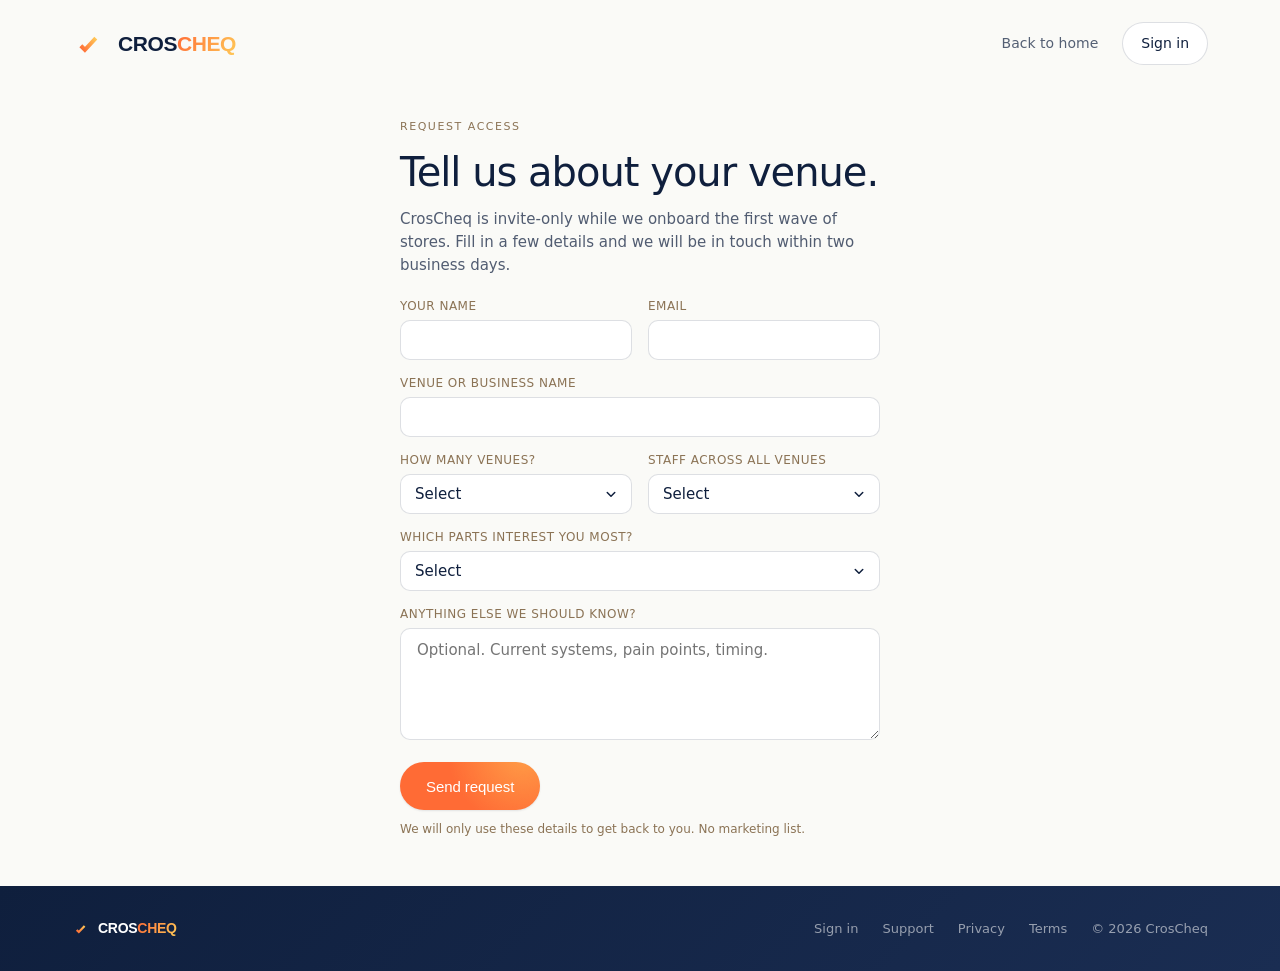
<file: apply.html>
<!doctype html>
<html lang="en-AU">
<head>
  <meta charset="utf-8" />
  <meta name="viewport" content="width=device-width, initial-scale=1" />
  <title>Request access · CrosCheq</title>
  <meta name="description" content="Apply to use CrosCheq in your hospitality venue." />
  <link rel="canonical" href="https://croscheq.com/apply.html" />
  <meta property="og:type" content="website" />
  <meta property="og:site_name" content="CrosCheq" />
  <meta property="og:title" content="Request access · CrosCheq" />
  <meta property="og:description" content="Apply to use CrosCheq in your hospitality venue." />
  <meta property="og:url" content="https://croscheq.com/apply.html" />
  <meta property="og:image" content="https://croscheq.com/og-image.png" />
  <meta property="og:image:width" content="1200" />
  <meta property="og:image:height" content="630" />
  <meta name="twitter:card" content="summary_large_image" />
  <meta name="twitter:title" content="Request access · CrosCheq" />
  <meta name="twitter:description" content="Apply to use CrosCheq in your hospitality venue." />
  <meta name="twitter:image" content="https://croscheq.com/og-image.png" />
  <link rel="icon" href="favicon.svg" type="image/svg+xml" />
  <link rel="icon" href="favicon.ico" sizes="any" />
  <link rel="icon" type="image/png" sizes="32x32" href="favicon-32x32.png" />
  <link rel="apple-touch-icon" href="apple-touch-icon.png" />
  <link rel="preconnect" href="https://api.fontshare.com" crossorigin />
  <link href="https://api.fontshare.com/v2/css?f[]=general-sans@400,500,600&display=swap" rel="stylesheet" />
  <link href="https://api.fontshare.com/v2/css?f[]=space-grotesk@700&display=swap" rel="stylesheet" />
  <link rel="stylesheet" href="styles.css?v=23" />
</head>
<body>
  <header class="nav">
    <a class="brand" href="/">
      <span class="brand-mark" aria-hidden="true">
        <svg viewBox="0 0 100 100" width="34" height="34" fill="none">
          <defs><linearGradient id="tick-g10" x1="26" y1="67" x2="70" y2="33" gradientUnits="userSpaceOnUse"><stop offset="0" stop-color="#FF6B35"/><stop offset="1" stop-color="#FFC857"/></linearGradient></defs>
          <path d="M26 55 L38 67 L70 33" stroke="url(#tick-g10)" stroke-width="12" stroke-linecap="butt" stroke-linejoin="miter" stroke-miterlimit="12"/>
        </svg>
      </span>
      <span class="brand-text"><span class="wm">CROS<span class="cheq">CHEQ</span></span></span>
    </a>
    <nav class="nav-links">
      <a href="/" class="nav-link">Back to home</a>
      <a href="https://app.croscheq.com" class="nav-cta">Sign in</a>
    </nav>
  </header>

  <main class="apply">
      <div class="apply-inner">
      <div class="apply-form-wrap">
      <div class="eyebrow">Request access</div>
      <h1 class="apply-title">Tell us about your venue.</h1>
      <p class="apply-sub">
        CrosCheq is invite-only while we onboard the first wave of stores.
        Fill in a few details and we will be in touch within two business days.
      </p>

      <!--
        Form action: replace ACTION_URL with your Formspree (or similar)
        endpoint. Until then, the form falls back to a mailto: submission so
        nothing 404s. Setup steps in README.md.
      -->
      <form
        class="apply-form"
        action="mailto:support@crosbyops.com"
        method="POST"
        enctype="text/plain"
      >
        <div class="form-row two-col">
          <div>
            <label class="form-label" for="name">Your name</label>
            <input class="form-input" id="name" name="name" type="text" required autocomplete="name" />
          </div>
          <div>
            <label class="form-label" for="email">Email</label>
            <input class="form-input" id="email" name="email" type="email" required autocomplete="email" />
          </div>
        </div>

        <div class="form-row">
          <label class="form-label" for="venue">Venue or business name</label>
          <input class="form-input" id="venue" name="venue" type="text" required />
        </div>

        <div class="form-row two-col">
          <div>
            <label class="form-label" for="stores">How many venues?</label>
            <select class="form-input" id="stores" name="stores" required>
              <option value="">Select</option>
              <option>1</option>
              <option>2 to 4</option>
              <option>5 to 10</option>
              <option>10+</option>
            </select>
          </div>
          <div>
            <label class="form-label" for="staff">Staff across all venues</label>
            <select class="form-input" id="staff" name="staff" required>
              <option value="">Select</option>
              <option>Under 10</option>
              <option>10 to 25</option>
              <option>25 to 50</option>
              <option>50+</option>
            </select>
          </div>
        </div>

        <div class="form-row">
          <label class="form-label" for="modules">Which parts interest you most?</label>
          <select class="form-input" id="modules" name="modules">
            <option value="">Select</option>
            <option>Rostering</option>
            <option>Timesheets and payroll export</option>
            <option>Purchasing and invoices</option>
            <option>Leave</option>
            <option>All of it</option>
          </select>
        </div>

        <div class="form-row">
          <label class="form-label" for="notes">Anything else we should know?</label>
          <textarea class="form-input" id="notes" name="notes" rows="4" placeholder="Optional. Current systems, pain points, timing."></textarea>
        </div>

        <div class="form-actions">
          <button type="submit" class="btn-primary">Send request</button>
          <p class="form-fineprint">
            We will only use these details to get back to you. No marketing list.
          </p>
        </div>
      </form>
      </div>
      </div>
  </main>

  <footer class="footer">
    <div class="footer-inner">
      <div class="footer-brand">
        <svg viewBox="0 0 100 100" width="18" height="18" fill="none" aria-hidden="true">
          <defs><linearGradient id="tick-g14" x1="26" y1="67" x2="70" y2="33" gradientUnits="userSpaceOnUse"><stop offset="0" stop-color="#FF6B35"/><stop offset="1" stop-color="#FFC857"/></linearGradient></defs>
          <path d="M26 55 L38 67 L70 33" stroke="url(#tick-g14)" stroke-width="12" stroke-linecap="butt" stroke-linejoin="miter" stroke-miterlimit="12"/>
        </svg>
        <span class="wm">CROS<span class="cheq">CHEQ</span></span>
      </div>
      <div class="footer-meta">
        <a href="https://app.croscheq.com">Sign in</a>
        <a href="support.html">Support</a>
        <a href="privacy.html">Privacy</a>
        <a href="terms.html">Terms</a>
        <span>&copy; <span id="year">2026</span> CrosCheq</span>
      </div>
    </div>
  </footer>

  <script>
    document.getElementById('year').textContent = new Date().getFullYear()
  </script>
</body>
</html>
</file>
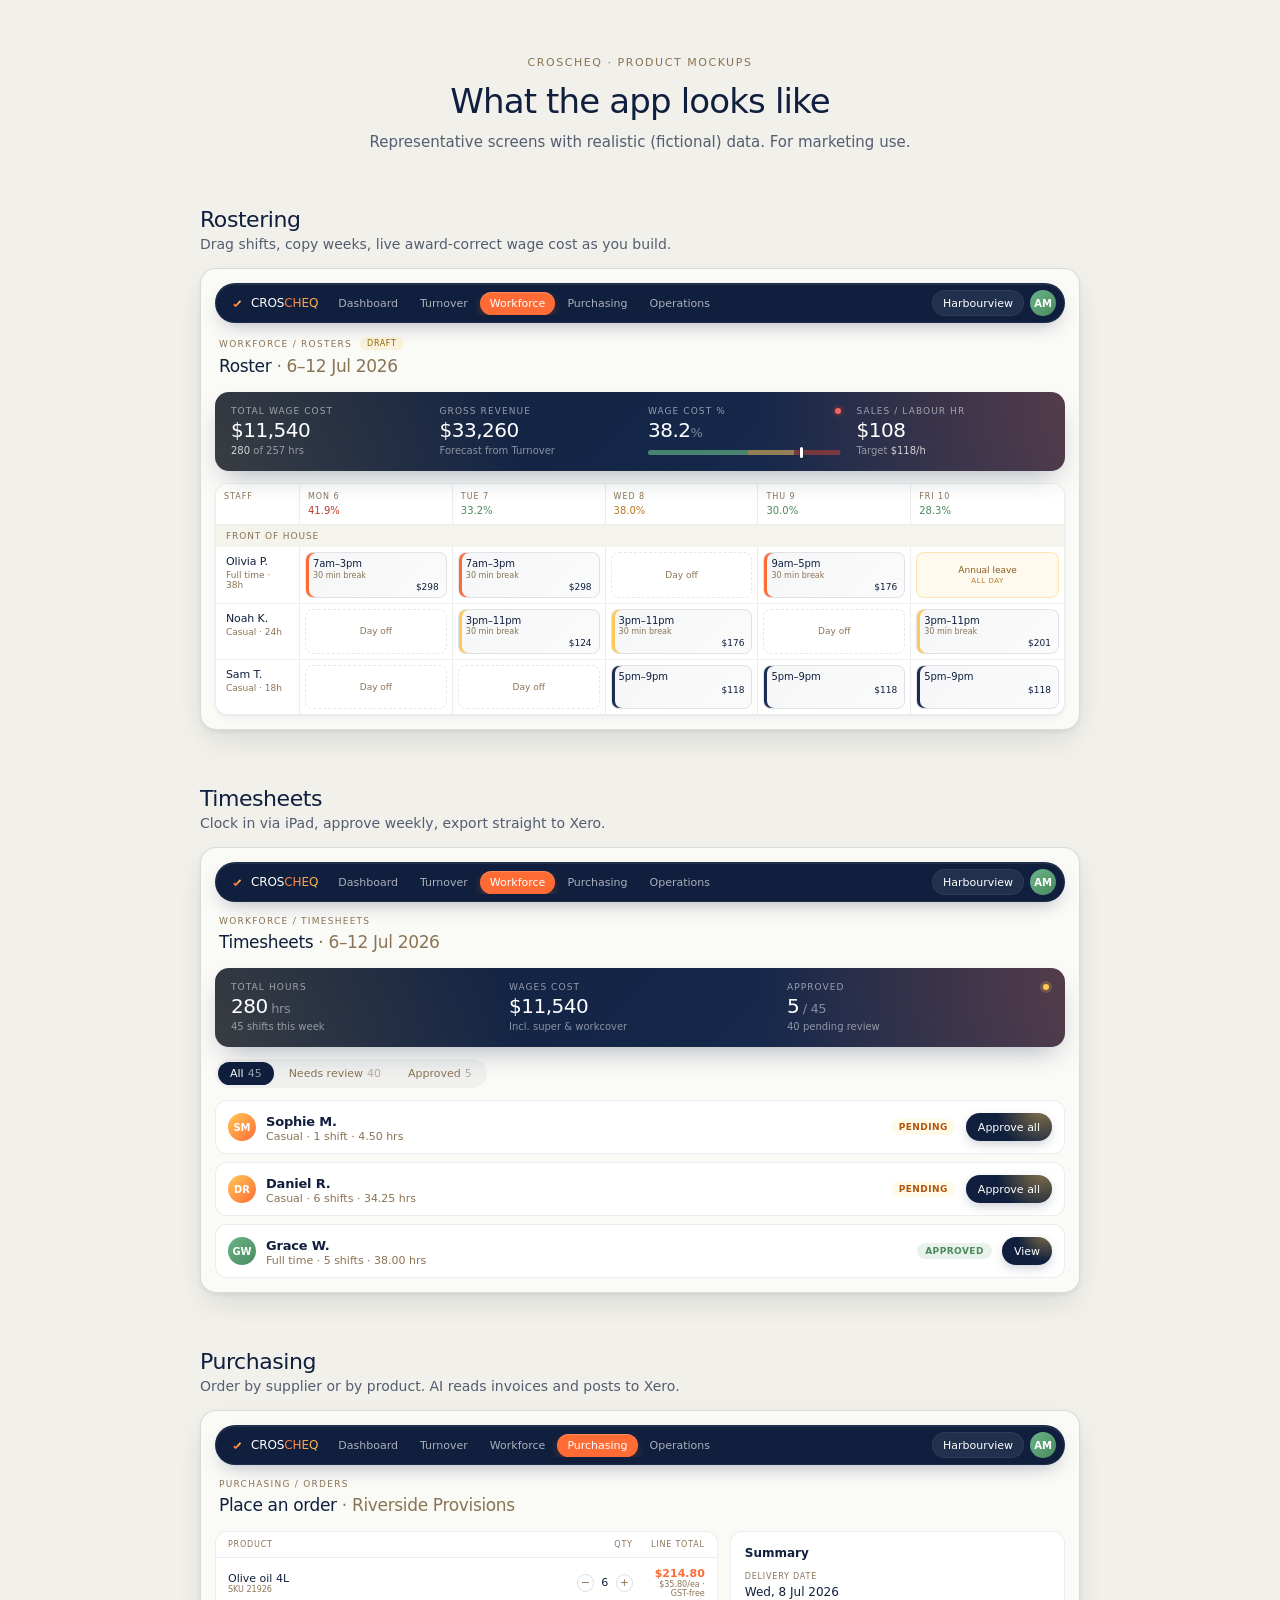
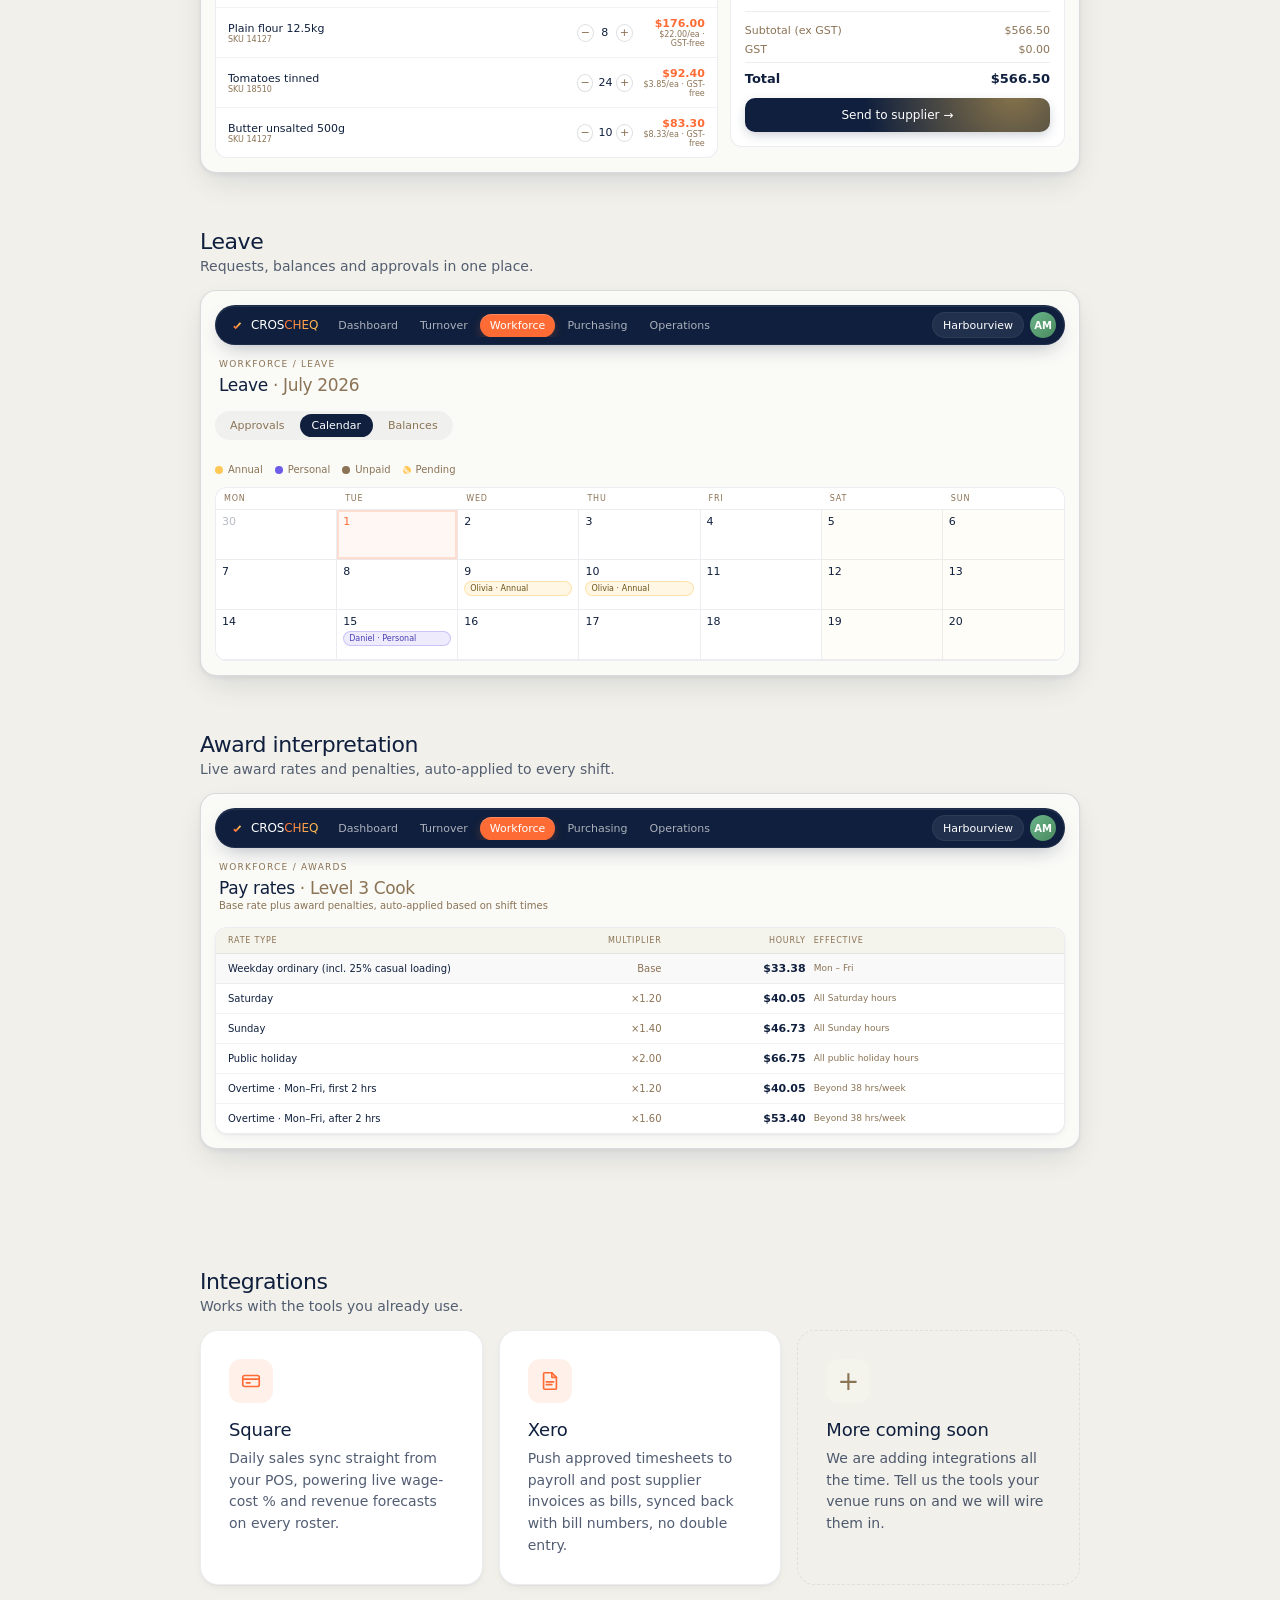
<file: marketing-mockups.html>
<!doctype html>
<html lang="en-AU">
<head>
  <meta charset="utf-8" />
  <meta name="viewport" content="width=device-width, initial-scale=1" />
  <title>CrosCheq · product mockups</title>
  <link rel="preconnect" href="https://api.fontshare.com" crossorigin />
  <link href="https://api.fontshare.com/v2/css?f[]=general-sans@400,500,600&display=swap" rel="stylesheet" />
  <link href="https://api.fontshare.com/v2/css?f[]=space-grotesk@700&display=swap" rel="stylesheet" />
  <style>
    :root {
  --navy:        #0F1F3D;
  --navy-2:      #1A2D52;
  --orange:      #FF6B35;
  --orange-soft: #FF8A5C;
  --gold:        #FFC857;
  --white:       #FFFFFF;
  --off-white:   #FAFAF7;
  --surface-2:   #F4F3EC;
  --warm-grey:   #8B7355;
  --green:       #4A8A5E;
  --green-soft:  rgba(74, 138, 94, 0.12);
  --red:         #C0392B;
  --red-soft:    rgba(192, 57, 43, 0.10);
  --gold-soft:   rgba(255, 200, 87, 0.16);
  --orange-tint: rgba(255, 107, 53, 0.12);
  --navy-tint:   rgba(15, 31, 61, 0.06);
  --line:        rgba(15, 31, 61, 0.08);
  --line-strong: rgba(15, 31, 61, 0.14);
  --shadow-sm:   0 1px 2px rgba(15,31,61,.04), 0 4px 12px -4px rgba(15,31,61,.08);
  --shadow-md:   0 2px 4px rgba(15,31,61,.06), 0 12px 32px -8px rgba(15,31,61,.14);
}

    * { box-sizing: border-box; }
    body {
      margin: 0;
      padding: 56px 24px 80px;
      background: #f1f0ea;
      color: var(--navy);
      font-family: 'General Sans', 'Inter', system-ui, -apple-system, sans-serif;
      font-feature-settings: 'ss01', 'cv11', 'tnum';
      -webkit-font-smoothing: antialiased;
    }
    .page-head { max-width: 880px; margin: 0 auto 56px; text-align: center; }
    .page-head .eyebrow {
      font-size: 11px; font-weight: 500; letter-spacing: 0.14em; text-transform: uppercase;
      color: var(--warm-grey); margin-bottom: 12px;
    }
    .page-head h1 { font-size: 34px; font-weight: 500; letter-spacing: -0.025em; margin: 0 0 12px; }
    .page-head p { font-size: 15px; color: rgba(15,31,61,0.7); margin: 0; }
    .wrap { max-width: 880px; margin: 0 auto; display: grid; gap: 56px; }
    .shot-label { margin-bottom: 16px; }
    .shot-label h2 { font-size: 22px; font-weight: 500; letter-spacing: -0.02em; margin: 0 0 4px; }
    .shot-label p { font-size: 14px; color: rgba(15,31,61,0.7); margin: 0; }
    .shot .app-window { width: 100%; }

    /* Mockup styles (extracted from the live site) */
    /* App-window frame: renders the real app page (off-white) */
.app-window {
  background: var(--off-white);
  border: 1px solid var(--line-strong);
  border-radius: 16px;
  box-shadow: var(--shadow-md);
  overflow: hidden;
}
.app-window-body { padding: 14px; }

/* App nav pill (.v3-chrome) */
.mk-nav {
  display: flex;
  align-items: center;
  gap: 4px;
  background: var(--navy);
  border: 1px solid rgba(255, 255, 255, 0.06);
  border-radius: 999px;
  padding: 6px 8px;
  box-shadow: inset 0 1px 0 rgba(255, 255, 255, 0.08), 0 8px 20px -8px rgba(15, 31, 61, 0.35);
}
.mk-nav-brand {
  display: inline-flex; align-items: center; gap: 6px;
  font-size: 12px; font-weight: 500; color: #fff; letter-spacing: -0.01em;
  padding: 0 6px; white-space: nowrap;
}
.cheq { background: linear-gradient(120deg, var(--orange), var(--gold)); -webkit-background-clip: text; background-clip: text; color: transparent; }
.mk-nav-tabs { display: flex; align-items: center; gap: 2px; min-width: 0; overflow: hidden; }
.mk-nav-tab {
  padding: 5px 10px; border-radius: 999px; font-size: 11px; font-weight: 500;
  color: rgba(255, 255, 255, 0.65); white-space: nowrap;
}
.mk-nav-tab.active {
  background: var(--orange); color: #fff;
  box-shadow: inset 0 1px 0 rgba(255, 255, 255, 0.2), 0 4px 12px -2px rgba(255, 107, 53, 0.4);
}
.mk-nav-right { display: flex; align-items: center; gap: 6px; margin-left: auto; }
.mk-nav-loc {
  display: inline-flex; align-items: center; gap: 5px; height: 26px; padding: 0 10px;
  background: rgba(255, 255, 255, 0.08); border: 1px solid rgba(255, 255, 255, 0.05);
  border-radius: 999px; font-size: 11px; color: #fff; white-space: nowrap;
}
.mk-nav-ava {
  width: 26px; height: 26px; border-radius: 50%; flex-shrink: 0;
  display: grid; place-items: center; font-size: 10px; font-weight: 600; color: #fff;
  background: linear-gradient(135deg, var(--gold), var(--orange));
}
.mk-nav-ava.green { background: linear-gradient(135deg, #6AB48A, #4A8A5E); }

/* Breadcrumb + title */
.mk-head { padding: 14px 4px 4px; }
.mk-crumb {
  display: flex; align-items: center; gap: 8px;
  font-size: 9px; font-weight: 500; letter-spacing: 0.14em; text-transform: uppercase;
  color: var(--warm-grey); margin-bottom: 6px;
}
.mk-tag {
  font-size: 8px; letter-spacing: 0.08em; padding: 2px 7px; border-radius: 999px;
  background: var(--gold-soft); color: #8a6a00;
}
.mk-title { font-size: 17px; font-weight: 500; letter-spacing: -0.02em; color: var(--navy); margin: 0; }
.mk-title .muted { color: var(--warm-grey); font-weight: 400; }

/* Dark stats banner (.v3-rd-hero) */
.mk-banner {
  position: relative; overflow: hidden;
  border-radius: 14px; padding: 14px 16px; color: #fff; margin-top: 12px;
  background:
    radial-gradient(circle at 110% -10%, rgba(255, 107, 53, 0.32), transparent 42%),
    radial-gradient(circle at -10% 120%, rgba(255, 200, 87, 0.22), transparent 42%),
    linear-gradient(135deg, var(--navy) 0%, var(--navy-2) 100%);
  box-shadow: 0 12px 28px -10px rgba(15, 31, 61, 0.35);
}
.mk-banner-grid {
  display: grid; grid-template-columns: repeat(auto-fit, minmax(108px, 1fr)); gap: 16px;
}
.mk-metric { display: flex; flex-direction: column; gap: 3px; min-width: 0; }
.mk-metric-label {
  display: flex; align-items: center; justify-content: space-between; gap: 6px;
  font-size: 9px; font-weight: 500; letter-spacing: 0.12em; text-transform: uppercase;
  color: rgba(255, 255, 255, 0.55);
}
.mk-metric-dot { width: 6px; height: 6px; border-radius: 50%; background: #6cd28e; box-shadow: 0 0 0 3px rgba(108, 210, 142, 0.18); }
.mk-metric-dot.warn { background: var(--gold); box-shadow: 0 0 0 3px rgba(255, 200, 87, 0.2); }
.mk-metric-dot.bad { background: #ef6868; box-shadow: 0 0 0 3px rgba(192, 57, 43, 0.22); }
.mk-metric-value { font-size: 20px; font-weight: 500; letter-spacing: -0.025em; line-height: 1.1; font-feature-settings: 'tnum'; }
.mk-metric-value .pct { font-size: 13px; color: rgba(255, 255, 255, 0.45); font-weight: 400; }
.mk-metric-sub { font-size: 10px; color: rgba(255, 255, 255, 0.5); line-height: 1.3; }
.mk-metric-sub strong { color: rgba(255, 255, 255, 0.78); font-weight: 500; }
.mk-bar-wrap { position: relative; margin-top: 6px; }
.mk-bar { height: 5px; background: rgba(255, 255, 255, 0.06); border-radius: 3px; display: flex; overflow: hidden; }
.mk-bar-zone { height: 100%; }
.mk-bar-zone.green { background: rgba(108, 210, 142, 0.5); }
.mk-bar-zone.amber { background: rgba(255, 200, 87, 0.5); }
.mk-bar-zone.red { background: rgba(192, 57, 43, 0.5); }
.mk-bar-marker { position: absolute; top: -3px; width: 3px; height: 11px; background: #fff; border-radius: 1.5px; box-shadow: 0 0 0 1px rgba(15, 31, 61, 0.3); }

/* White content card under banner */
.mk-card { background: #fff; border: 1px solid var(--line); border-radius: 12px; box-shadow: var(--shadow-sm); overflow: hidden; margin-top: 12px; }

/* Roster grid */
.mk-rg-head, .mk-rg-row { display: grid; grid-template-columns: 84px repeat(5, 1fr); }
.mk-rg-head { border-bottom: 1px solid var(--line); }
.mk-rg-hcell { padding: 8px; border-right: 1px solid var(--line); display: flex; flex-direction: column; gap: 4px; }
.mk-rg-hcell:last-child { border-right: 0; }
.mk-rg-dayname { font-size: 8px; letter-spacing: 0.12em; text-transform: uppercase; color: var(--warm-grey); font-weight: 500; }
.mk-rg-daycost { font-size: 10px; font-weight: 500; font-feature-settings: 'tnum'; }
.mk-rg-daycost.safe { color: #4a8a5e; }
.mk-rg-daycost.warn { color: #b8761f; }
.mk-rg-daycost.over { color: #c0392b; }
.mk-rg-section { padding: 6px 10px; font-size: 9px; letter-spacing: 0.1em; text-transform: uppercase; color: var(--warm-grey); background: var(--surface-2); font-weight: 500; }
.mk-rg-row { border-bottom: 1px solid rgba(15, 31, 61, 0.06); }
.mk-rg-row:last-child { border-bottom: 0; }
.mk-rg-staff { padding: 8px 10px; border-right: 1px solid var(--line); display: flex; flex-direction: column; gap: 2px; }
.mk-rg-staff-name { font-size: 11px; font-weight: 500; color: var(--navy); letter-spacing: -0.01em; }
.mk-rg-staff-sub { font-size: 9px; color: var(--warm-grey); font-feature-settings: 'tnum'; }
.mk-rg-cell { padding: 5px; border-right: 1px solid var(--line); display: flex; }
.mk-rg-cell:last-child { border-right: 0; }
.mk-rg-shift {
  flex: 1; border-radius: 8px; padding: 5px 7px;
  background: linear-gradient(135deg, rgba(15, 31, 61, 0.04), rgba(15, 31, 61, 0.02));
  border: 1px solid rgba(15, 31, 61, 0.1);
  box-shadow: inset 3px 0 0 var(--sh, var(--orange));
  display: flex; flex-direction: column; gap: 1px;
}
.mk-rg-shift .t { font-size: 10px; font-weight: 500; color: var(--navy); letter-spacing: -0.01em; line-height: 1.15; font-feature-settings: 'tnum'; }
.mk-rg-shift .b { font-size: 8px; color: var(--warm-grey); }
.mk-rg-shift .c { font-size: 9px; font-weight: 500; color: var(--navy); margin-top: 1px; text-align: right; font-feature-settings: 'tnum'; }
.mk-rg-off { flex: 1; border-radius: 8px; border: 1px dashed rgba(15, 31, 61, 0.1); display: grid; place-items: center; font-size: 9px; color: var(--warm-grey); min-height: 44px; }
.mk-rg-leave { flex: 1; border-radius: 8px; border: 1px solid rgba(255, 200, 87, 0.4); background: rgba(255, 200, 87, 0.1); display: flex; flex-direction: column; align-items: center; justify-content: center; gap: 2px; min-height: 44px; }
.mk-rg-leave .lt { font-size: 9px; font-weight: 500; color: #8a5a1f; }
.mk-rg-leave .lm { font-size: 7px; letter-spacing: 0.08em; text-transform: uppercase; color: #b8761f; font-weight: 500; }

/* Tab group (timesheets + leave) */
.mk-tabs { display: inline-flex; gap: 3px; background: rgba(15, 31, 61, 0.04); border-radius: 999px; padding: 3px; margin: 12px 0; }
.mk-tab { padding: 5px 12px; font-size: 11px; font-weight: 500; color: var(--warm-grey); border-radius: 999px; }
.mk-tab.active { background: var(--navy); color: #fff; }
.mk-tab .n { opacity: 0.55; margin-left: 4px; }

/* Timesheet rows */
.mk-ts { display: grid; gap: 8px; }
.mk-ts-row { display: flex; align-items: center; gap: 10px; background: #fff; border: 1px solid var(--line); border-radius: 12px; padding: 10px 12px; }
.mk-ava { width: 28px; height: 28px; border-radius: 50%; display: grid; place-items: center; font-size: 10px; font-weight: 700; color: #fff; flex-shrink: 0; background: linear-gradient(135deg, var(--gold), var(--orange)); }
.mk-ava.green { background: linear-gradient(135deg, #6AB48A, #4A8A5E); }
.mk-ts-info { flex: 1; min-width: 0; }
.mk-ts-name { font-size: 13px; font-weight: 600; color: var(--navy); letter-spacing: -0.015em; }
.mk-ts-meta { font-size: 11px; color: var(--warm-grey); }
.mk-pill-pending { background: #fffbeb; color: #b45309; font-size: 9px; font-weight: 700; letter-spacing: 0.05em; text-transform: uppercase; padding: 3px 8px; border-radius: 999px; white-space: nowrap; }
.mk-pill-approved { background: var(--green-soft); color: var(--green); font-size: 9px; font-weight: 700; letter-spacing: 0.05em; text-transform: uppercase; padding: 3px 8px; border-radius: 999px; white-space: nowrap; }
.mk-btn-navy {
  display: inline-flex; align-items: center; gap: 4px; height: 28px; padding: 0 12px;
  border-radius: 999px; font-size: 11px; font-weight: 500; color: #fff; white-space: nowrap;
  background: radial-gradient(circle at 88% -20%, rgba(255, 200, 87, 0.5), transparent 55%), var(--navy);
  box-shadow: 0 4px 12px -2px rgba(15, 31, 61, 0.25);
}

/* Purchasing order layout */
.mk-order { display: grid; grid-template-columns: 1.5fr 1fr; gap: 12px; margin-top: 12px; align-items: start; }
.mk-order-items { background: #fff; border: 1px solid var(--line); border-radius: 12px; overflow: hidden; }
.mk-oi-head, .mk-oi-row { display: grid; grid-template-columns: 1fr 56px 64px; gap: 8px; align-items: center; }
.mk-oi-head { padding: 8px 12px; border-bottom: 1px solid var(--line); font-size: 8px; letter-spacing: 0.1em; text-transform: uppercase; color: var(--warm-grey); }
.mk-oi-head span:nth-child(2), .mk-oi-head span:nth-child(3) { text-align: right; }
.mk-oi-row { padding: 9px 12px; border-bottom: 1px solid rgba(15, 31, 61, 0.05); }
.mk-oi-row:last-child { border-bottom: 0; }
.mk-oi-prod { font-size: 11px; font-weight: 500; color: var(--navy); }
.mk-oi-sku { font-size: 8px; color: var(--warm-grey); font-feature-settings: 'tnum'; }
.mk-oi-stepper { display: inline-flex; align-items: center; gap: 5px; justify-content: flex-end; }
.mk-oi-step { width: 18px; height: 18px; border-radius: 50%; border: 1px solid var(--line-strong); display: grid; place-items: center; font-size: 11px; color: var(--warm-grey); }
.mk-oi-qty { font-size: 11px; font-weight: 500; min-width: 12px; text-align: center; font-feature-settings: 'tnum'; }
.mk-oi-total { text-align: right; }
.mk-oi-total .lt { font-size: 11px; font-weight: 600; color: var(--orange); font-feature-settings: 'tnum'; }
.mk-oi-total .up { font-size: 8px; color: var(--warm-grey); font-feature-settings: 'tnum'; }

.mk-summary { background: #fff; border: 1px solid var(--line); border-radius: 12px; padding: 14px; }
.mk-summary-title { font-size: 12px; font-weight: 600; color: var(--navy); margin-bottom: 12px; }
.mk-sum-label { font-size: 8px; letter-spacing: 0.1em; text-transform: uppercase; color: var(--warm-grey); margin-bottom: 4px; }
.mk-sum-date { font-size: 12px; font-weight: 500; color: var(--navy); padding-bottom: 12px; border-bottom: 1px solid var(--line); margin-bottom: 12px; }
.mk-sum-row { display: flex; justify-content: space-between; font-size: 11px; color: var(--warm-grey); margin-bottom: 6px; font-feature-settings: 'tnum'; }
.mk-sum-row.total { font-size: 13px; font-weight: 600; color: var(--navy); padding-top: 8px; border-top: 1px solid var(--line); margin-top: 4px; }
.mk-sum-btn { display: flex; align-items: center; justify-content: center; gap: 5px; height: 34px; margin-top: 12px; border-radius: 10px; font-size: 12px; font-weight: 500; color: #fff; background: radial-gradient(circle at 88% -20%, rgba(255, 200, 87, 0.5), transparent 55%), var(--navy); box-shadow: 0 4px 12px -2px rgba(15, 31, 61, 0.25); }

/* Leave legend + month calendar */
.mk-legend { display: flex; flex-wrap: wrap; gap: 12px; margin: 12px 0; }
.mk-leg { display: inline-flex; align-items: center; gap: 5px; font-size: 10px; color: var(--warm-grey); }
.mk-leg-dot { width: 8px; height: 8px; border-radius: 50%; }
.mk-leg-dot.annual { background: var(--gold); }
.mk-leg-dot.personal { background: #6c5ce7; }
.mk-leg-dot.unpaid { background: var(--warm-grey); }
.mk-leg-dot.pending { background: repeating-linear-gradient(45deg, var(--gold) 0 3px, rgba(255, 200, 87, 0.4) 3px 6px); }

.mk-cal { background: #fff; border: 1px solid var(--line); border-radius: 12px; overflow: hidden; }
.mk-cal-dow { display: grid; grid-template-columns: repeat(7, 1fr); border-bottom: 1px solid var(--line); }
.mk-cal-dow span { padding: 6px 8px; font-size: 8px; letter-spacing: 0.1em; text-transform: uppercase; color: var(--warm-grey); font-weight: 500; }
.mk-cal-grid { display: grid; grid-template-columns: repeat(7, 1fr); }
.mk-cal-cell { min-height: 50px; border-right: 1px solid var(--line); border-bottom: 1px solid var(--line); padding: 5px 6px; display: flex; flex-direction: column; gap: 3px; }
.mk-cal-cell:nth-child(7n) { border-right: 0; }
.mk-cal-day { font-size: 11px; font-weight: 500; color: var(--navy); font-feature-settings: 'tnum'; }
.mk-cal-cell.muted .mk-cal-day { color: rgba(15, 31, 61, 0.3); }
.mk-cal-cell.weekend { background: rgba(255, 200, 87, 0.04); }
.mk-cal-cell.today { background: rgba(255, 107, 53, 0.05); box-shadow: inset 0 0 0 2px rgba(255, 107, 53, 0.18); }
.mk-cal-cell.today .mk-cal-day { color: var(--orange); }
.mk-cal-pill { font-size: 8px; font-weight: 500; padding: 2px 5px; border-radius: 999px; white-space: nowrap; overflow: hidden; text-overflow: ellipsis; }
.mk-cal-pill.annual { background: rgba(255, 200, 87, 0.16); border: 1px solid rgba(255, 200, 87, 0.4); color: #6c5418; }
.mk-cal-pill.personal { background: rgba(108, 92, 231, 0.12); border: 1px solid rgba(108, 92, 231, 0.28); color: #4a3eb5; }

/* Award pay-rates mockup */
.mk-pr-sub { font-size: 10px; color: var(--warm-grey); margin: 2px 0 0; }
.mk-pr { background: #fff; border: 1px solid var(--line); border-radius: 12px; box-shadow: var(--shadow-sm); overflow: hidden; margin-top: 12px; }
.mk-pr-head, .mk-pr-row { display: grid; grid-template-columns: 1.8fr 0.7fr 0.8fr 1.4fr; gap: 8px; align-items: center; }
.mk-pr-head { padding: 8px 12px; border-bottom: 1px solid var(--line); background: var(--surface-2); font-size: 8px; letter-spacing: 0.1em; text-transform: uppercase; color: var(--warm-grey); }
.mk-pr-head span:nth-child(2), .mk-pr-head span:nth-child(3) { text-align: right; }
.mk-pr-row { padding: 8px 12px; border-bottom: 1px solid rgba(15, 31, 61, 0.05); }
.mk-pr-row:last-child { border-bottom: 0; }
.mk-pr-row.base { background: rgba(15, 31, 61, 0.025); }
.mk-pr-type { font-size: 10px; font-weight: 500; color: var(--navy); line-height: 1.2; }
.mk-pr-mult { font-size: 10px; color: var(--warm-grey); text-align: right; font-feature-settings: 'tnum'; }
.mk-pr-rate { font-size: 11px; font-weight: 600; color: var(--navy); text-align: right; font-feature-settings: 'tnum'; }
.mk-pr-eff { font-size: 9px; color: var(--warm-grey); line-height: 1.2; }



    /* Integrations strip */
    .integrations-block { max-width: 880px; margin: 64px auto 0; }
    /* ── Integrations ──────────────────────────────────────────────── */

.integrations {
  max-width: 1200px;
  margin: 0 auto 96px;
  padding: 0 32px;
}
.integ-grid {
  display: grid;
  grid-template-columns: repeat(3, 1fr);
  gap: 16px;
}
.integ-card {
  background: var(--white);
  border: 1px solid var(--line);
  border-radius: 18px;
  padding: 28px;
  box-shadow: var(--shadow-sm);
}
.integ-logo { height: 44px; display: flex; align-items: center; margin-bottom: 16px; }
.integ-name { font-size: 18px; font-weight: 500; letter-spacing: -0.01em; margin: 0 0 8px; }
.integ-body { font-size: 14px; line-height: 1.55; color: rgba(15, 31, 61, 0.72); margin: 0; }
.integ-ico {
  width: 44px; height: 44px; border-radius: 12px; display: grid; place-items: center;
  background: rgba(255, 107, 53, 0.10); color: var(--orange);
}
.integ-soon { border-style: dashed; background: transparent; box-shadow: none; }
.integ-logo-soon {
  width: 44px; height: 44px; border-radius: 12px; display: grid; place-items: center;
  background: var(--surface-2); color: var(--warm-grey); font-size: 26px; font-weight: 300; line-height: 1;
}



    @media (max-width: 760px) {
      body { padding: 32px 14px 56px; }
      .mk-nav-tabs { display: none; }
      .mk-nav-loc { display: none; }
      .mk-order { grid-template-columns: 1fr; }
      .integ-grid { grid-template-columns: 1fr; }
    }
  </style>
</head>
<body>
  <div class="page-head">
    <div class="eyebrow">CrosCheq · product mockups</div>
    <h1>What the app looks like</h1>
    <p>Representative screens with realistic (fictional) data. For marketing use.</p>
  </div>

  <div class="wrap">
      <section class="shot">
        <div class="shot-label">
          <h2>Rostering</h2>
          <p>Drag shifts, copy weeks, live award-correct wage cost as you build.</p>
        </div>
        <div class="app-window">
              <div class="app-window-body" data-mock="rostering">
                <div class="mk-nav">
                  <span class="mk-nav-brand">
                    <svg viewBox="0 0 100 100" width="15" height="15" fill="none" aria-hidden="true">
                      <defs><linearGradient id="tick-g20" x1="26" y1="67" x2="70" y2="33" gradientUnits="userSpaceOnUse"><stop offset="0" stop-color="#FF6B35"/><stop offset="1" stop-color="#FFC857"/></linearGradient></defs>
                      <path d="M26 55 L38 67 L70 33" stroke="url(#tick-g20)" stroke-width="12" stroke-linecap="butt" stroke-linejoin="miter" stroke-miterlimit="12"/>
                    </svg>
                    <span class="wm">CROS<span class="cheq">CHEQ</span></span>
                  </span>
                  <span class="mk-nav-tabs">
                    <span class="mk-nav-tab">Dashboard</span>
                    <span class="mk-nav-tab">Turnover</span>
                    <span class="mk-nav-tab active">Workforce</span>
                    <span class="mk-nav-tab">Purchasing</span>
                    <span class="mk-nav-tab">Operations</span>
                  </span>
                  <span class="mk-nav-right">
                    <span class="mk-nav-loc">Harbourview</span>
                    <span class="mk-nav-ava green">AM</span>
                  </span>
                </div>

                <div class="mk-head">
                  <div class="mk-crumb">Workforce / Rosters <span class="mk-tag">DRAFT</span></div>
                  <h4 class="mk-title">Roster <span class="muted">· 6–12 Jul 2026</span></h4>
                </div>

                <div class="mk-banner">
                  <div class="mk-banner-grid">
                    <div class="mk-metric">
                      <div class="mk-metric-label">Total wage cost</div>
                      <div class="mk-metric-value">$11,540</div>
                      <div class="mk-metric-sub"><strong>280</strong> of 257 hrs</div>
                    </div>
                    <div class="mk-metric">
                      <div class="mk-metric-label">Gross revenue</div>
                      <div class="mk-metric-value">$33,260</div>
                      <div class="mk-metric-sub">Forecast from Turnover</div>
                    </div>
                    <div class="mk-metric">
                      <div class="mk-metric-label">Wage cost % <span class="mk-metric-dot bad"></span></div>
                      <div class="mk-metric-value">38.2<span class="pct">%</span></div>
                      <div class="mk-bar-wrap">
                        <div class="mk-bar">
                          <span class="mk-bar-zone green" style="width:52%"></span>
                          <span class="mk-bar-zone amber" style="width:24%"></span>
                          <span class="mk-bar-zone red" style="width:24%"></span>
                        </div>
                        <span class="mk-bar-marker" style="left:79%"></span>
                      </div>
                    </div>
                    <div class="mk-metric">
                      <div class="mk-metric-label">Sales / labour hr</div>
                      <div class="mk-metric-value">$108</div>
                      <div class="mk-metric-sub">Target <strong>$118/h</strong></div>
                    </div>
                  </div>
                </div>

                <div class="mk-card">
                  <div class="mk-rg-head">
                    <div class="mk-rg-hcell"><span class="mk-rg-dayname">Staff</span></div>
                    <div class="mk-rg-hcell"><span class="mk-rg-dayname">Mon 6</span><span class="mk-rg-daycost over">41.9%</span></div>
                    <div class="mk-rg-hcell"><span class="mk-rg-dayname">Tue 7</span><span class="mk-rg-daycost safe">33.2%</span></div>
                    <div class="mk-rg-hcell"><span class="mk-rg-dayname">Wed 8</span><span class="mk-rg-daycost warn">38.0%</span></div>
                    <div class="mk-rg-hcell"><span class="mk-rg-dayname">Thu 9</span><span class="mk-rg-daycost safe">30.0%</span></div>
                    <div class="mk-rg-hcell"><span class="mk-rg-dayname">Fri 10</span><span class="mk-rg-daycost safe">28.3%</span></div>
                  </div>

                  <div class="mk-rg-section">Front of House</div>

                  <div class="mk-rg-row">
                    <div class="mk-rg-staff"><span class="mk-rg-staff-name">Olivia P.</span><span class="mk-rg-staff-sub">Full time · 38h</span></div>
                    <div class="mk-rg-cell"><div class="mk-rg-shift" style="--sh:#FF6B35"><span class="t">7am–3pm</span><span class="b">30 min break</span><span class="c">$298</span></div></div>
                    <div class="mk-rg-cell"><div class="mk-rg-shift" style="--sh:#FF6B35"><span class="t">7am–3pm</span><span class="b">30 min break</span><span class="c">$298</span></div></div>
                    <div class="mk-rg-cell"><div class="mk-rg-off">Day off</div></div>
                    <div class="mk-rg-cell"><div class="mk-rg-shift" style="--sh:#FF6B35"><span class="t">9am–5pm</span><span class="b">30 min break</span><span class="c">$176</span></div></div>
                    <div class="mk-rg-cell"><div class="mk-rg-leave"><span class="lt">Annual leave</span><span class="lm">All day</span></div></div>
                  </div>

                  <div class="mk-rg-row">
                    <div class="mk-rg-staff"><span class="mk-rg-staff-name">Noah K.</span><span class="mk-rg-staff-sub">Casual · 24h</span></div>
                    <div class="mk-rg-cell"><div class="mk-rg-off">Day off</div></div>
                    <div class="mk-rg-cell"><div class="mk-rg-shift" style="--sh:#FFC857"><span class="t">3pm–11pm</span><span class="b">30 min break</span><span class="c">$124</span></div></div>
                    <div class="mk-rg-cell"><div class="mk-rg-shift" style="--sh:#FFC857"><span class="t">3pm–11pm</span><span class="b">30 min break</span><span class="c">$176</span></div></div>
                    <div class="mk-rg-cell"><div class="mk-rg-off">Day off</div></div>
                    <div class="mk-rg-cell"><div class="mk-rg-shift" style="--sh:#FFC857"><span class="t">3pm–11pm</span><span class="b">30 min break</span><span class="c">$201</span></div></div>
                  </div>

                  <div class="mk-rg-row">
                    <div class="mk-rg-staff"><span class="mk-rg-staff-name">Sam T.</span><span class="mk-rg-staff-sub">Casual · 18h</span></div>
                    <div class="mk-rg-cell"><div class="mk-rg-off">Day off</div></div>
                    <div class="mk-rg-cell"><div class="mk-rg-off">Day off</div></div>
                    <div class="mk-rg-cell"><div class="mk-rg-shift" style="--sh:#1A2D52"><span class="t">5pm–9pm</span><span class="c">$118</span></div></div>
                    <div class="mk-rg-cell"><div class="mk-rg-shift" style="--sh:#1A2D52"><span class="t">5pm–9pm</span><span class="c">$118</span></div></div>
                    <div class="mk-rg-cell"><div class="mk-rg-shift" style="--sh:#1A2D52"><span class="t">5pm–9pm</span><span class="c">$118</span></div></div>
                  </div>
                </div>
              </div>
            </div>
      </section>
      <section class="shot">
        <div class="shot-label">
          <h2>Timesheets</h2>
          <p>Clock in via iPad, approve weekly, export straight to Xero.</p>
        </div>
        <div class="app-window">
              <div class="app-window-body" data-mock="timesheets">
                <div class="mk-nav">
                  <span class="mk-nav-brand">
                    <svg viewBox="0 0 100 100" width="15" height="15" fill="none" aria-hidden="true">
                      <defs><linearGradient id="tick-g21" x1="26" y1="67" x2="70" y2="33" gradientUnits="userSpaceOnUse"><stop offset="0" stop-color="#FF6B35"/><stop offset="1" stop-color="#FFC857"/></linearGradient></defs>
                      <path d="M26 55 L38 67 L70 33" stroke="url(#tick-g21)" stroke-width="12" stroke-linecap="butt" stroke-linejoin="miter" stroke-miterlimit="12"/>
                    </svg>
                    <span class="wm">CROS<span class="cheq">CHEQ</span></span>
                  </span>
                  <span class="mk-nav-tabs">
                    <span class="mk-nav-tab">Dashboard</span>
                    <span class="mk-nav-tab">Turnover</span>
                    <span class="mk-nav-tab active">Workforce</span>
                    <span class="mk-nav-tab">Purchasing</span>
                    <span class="mk-nav-tab">Operations</span>
                  </span>
                  <span class="mk-nav-right">
                    <span class="mk-nav-loc">Harbourview</span>
                    <span class="mk-nav-ava green">AM</span>
                  </span>
                </div>

                <div class="mk-head">
                  <div class="mk-crumb">Workforce / Timesheets</div>
                  <h4 class="mk-title">Timesheets <span class="muted">· 6–12 Jul 2026</span></h4>
                </div>

                <div class="mk-banner">
                  <div class="mk-banner-grid">
                    <div class="mk-metric">
                      <div class="mk-metric-label">Total hours</div>
                      <div class="mk-metric-value">280<span class="pct"> hrs</span></div>
                      <div class="mk-metric-sub">45 shifts this week</div>
                    </div>
                    <div class="mk-metric">
                      <div class="mk-metric-label">Wages cost</div>
                      <div class="mk-metric-value">$11,540</div>
                      <div class="mk-metric-sub">Incl. super &amp; workcover</div>
                    </div>
                    <div class="mk-metric">
                      <div class="mk-metric-label">Approved <span class="mk-metric-dot warn"></span></div>
                      <div class="mk-metric-value">5<span class="pct"> / 45</span></div>
                      <div class="mk-metric-sub">40 pending review</div>
                    </div>
                  </div>
                </div>

                <div class="mk-tabs">
                  <span class="mk-tab active">All<span class="n">45</span></span>
                  <span class="mk-tab">Needs review<span class="n">40</span></span>
                  <span class="mk-tab">Approved<span class="n">5</span></span>
                </div>

                <div class="mk-ts">
                  <div class="mk-ts-row">
                    <span class="mk-ava">SM</span>
                    <span class="mk-ts-info"><span class="mk-ts-name">Sophie M.</span><div class="mk-ts-meta">Casual · 1 shift · 4.50 hrs</div></span>
                    <span class="mk-pill-pending">Pending</span>
                    <span class="mk-btn-navy">Approve all</span>
                  </div>
                  <div class="mk-ts-row">
                    <span class="mk-ava">DR</span>
                    <span class="mk-ts-info"><span class="mk-ts-name">Daniel R.</span><div class="mk-ts-meta">Casual · 6 shifts · 34.25 hrs</div></span>
                    <span class="mk-pill-pending">Pending</span>
                    <span class="mk-btn-navy">Approve all</span>
                  </div>
                  <div class="mk-ts-row">
                    <span class="mk-ava green">GW</span>
                    <span class="mk-ts-info"><span class="mk-ts-name">Grace W.</span><div class="mk-ts-meta">Full time · 5 shifts · 38.00 hrs</div></span>
                    <span class="mk-pill-approved">Approved</span>
                    <span class="mk-btn-navy">View</span>
                  </div>
                </div>
              </div>
            </div>
      </section>
      <section class="shot">
        <div class="shot-label">
          <h2>Purchasing</h2>
          <p>Order by supplier or by product. AI reads invoices and posts to Xero.</p>
        </div>
        <div class="app-window">
              <div class="app-window-body" data-mock="purchasing">
                <div class="mk-nav">
                  <span class="mk-nav-brand">
                    <svg viewBox="0 0 100 100" width="15" height="15" fill="none" aria-hidden="true">
                      <defs><linearGradient id="tick-g22" x1="26" y1="67" x2="70" y2="33" gradientUnits="userSpaceOnUse"><stop offset="0" stop-color="#FF6B35"/><stop offset="1" stop-color="#FFC857"/></linearGradient></defs>
                      <path d="M26 55 L38 67 L70 33" stroke="url(#tick-g22)" stroke-width="12" stroke-linecap="butt" stroke-linejoin="miter" stroke-miterlimit="12"/>
                    </svg>
                    <span class="wm">CROS<span class="cheq">CHEQ</span></span>
                  </span>
                  <span class="mk-nav-tabs">
                    <span class="mk-nav-tab">Dashboard</span>
                    <span class="mk-nav-tab">Turnover</span>
                    <span class="mk-nav-tab">Workforce</span>
                    <span class="mk-nav-tab active">Purchasing</span>
                    <span class="mk-nav-tab">Operations</span>
                  </span>
                  <span class="mk-nav-right">
                    <span class="mk-nav-loc">Harbourview</span>
                    <span class="mk-nav-ava green">AM</span>
                  </span>
                </div>

                <div class="mk-head">
                  <div class="mk-crumb">Purchasing / Orders</div>
                  <h4 class="mk-title">Place an order <span class="muted">· Riverside Provisions</span></h4>
                </div>

                <div class="mk-order">
                  <div class="mk-order-items">
                    <div class="mk-oi-head"><span>Product</span><span>Qty</span><span>Line total</span></div>
                    <div class="mk-oi-row">
                      <span><div class="mk-oi-prod">Olive oil 4L</div><div class="mk-oi-sku">SKU 21926</div></span>
                      <span class="mk-oi-stepper"><span class="mk-oi-step">−</span><span class="mk-oi-qty">6</span><span class="mk-oi-step">+</span></span>
                      <span class="mk-oi-total"><div class="lt">$214.80</div><div class="up">$35.80/ea · GST-free</div></span>
                    </div>
                    <div class="mk-oi-row">
                      <span><div class="mk-oi-prod">Plain flour 12.5kg</div><div class="mk-oi-sku">SKU 14127</div></span>
                      <span class="mk-oi-stepper"><span class="mk-oi-step">−</span><span class="mk-oi-qty">8</span><span class="mk-oi-step">+</span></span>
                      <span class="mk-oi-total"><div class="lt">$176.00</div><div class="up">$22.00/ea · GST-free</div></span>
                    </div>
                    <div class="mk-oi-row">
                      <span><div class="mk-oi-prod">Tomatoes tinned</div><div class="mk-oi-sku">SKU 18510</div></span>
                      <span class="mk-oi-stepper"><span class="mk-oi-step">−</span><span class="mk-oi-qty">24</span><span class="mk-oi-step">+</span></span>
                      <span class="mk-oi-total"><div class="lt">$92.40</div><div class="up">$3.85/ea · GST-free</div></span>
                    </div>
                    <div class="mk-oi-row">
                      <span><div class="mk-oi-prod">Butter unsalted 500g</div><div class="mk-oi-sku">SKU 14127</div></span>
                      <span class="mk-oi-stepper"><span class="mk-oi-step">−</span><span class="mk-oi-qty">10</span><span class="mk-oi-step">+</span></span>
                      <span class="mk-oi-total"><div class="lt">$83.30</div><div class="up">$8.33/ea · GST-free</div></span>
                    </div>
                  </div>

                  <div class="mk-summary">
                    <div class="mk-summary-title">Summary</div>
                    <div class="mk-sum-label">Delivery date</div>
                    <div class="mk-sum-date">Wed, 8 Jul 2026</div>
                    <div class="mk-sum-row"><span>Subtotal (ex GST)</span><span>$566.50</span></div>
                    <div class="mk-sum-row"><span>GST</span><span>$0.00</span></div>
                    <div class="mk-sum-row total"><span>Total</span><span>$566.50</span></div>
                    <div class="mk-sum-btn">Send to supplier →</div>
                  </div>
                </div>
              </div>
            </div>
      </section>
      <section class="shot">
        <div class="shot-label">
          <h2>Leave</h2>
          <p>Requests, balances and approvals in one place.</p>
        </div>
        <div class="app-window">
              <div class="app-window-body" data-mock="leave">
                <div class="mk-nav">
                  <span class="mk-nav-brand">
                    <svg viewBox="0 0 100 100" width="15" height="15" fill="none" aria-hidden="true">
                      <defs><linearGradient id="tick-g23" x1="26" y1="67" x2="70" y2="33" gradientUnits="userSpaceOnUse"><stop offset="0" stop-color="#FF6B35"/><stop offset="1" stop-color="#FFC857"/></linearGradient></defs>
                      <path d="M26 55 L38 67 L70 33" stroke="url(#tick-g23)" stroke-width="12" stroke-linecap="butt" stroke-linejoin="miter" stroke-miterlimit="12"/>
                    </svg>
                    <span class="wm">CROS<span class="cheq">CHEQ</span></span>
                  </span>
                  <span class="mk-nav-tabs">
                    <span class="mk-nav-tab">Dashboard</span>
                    <span class="mk-nav-tab">Turnover</span>
                    <span class="mk-nav-tab active">Workforce</span>
                    <span class="mk-nav-tab">Purchasing</span>
                    <span class="mk-nav-tab">Operations</span>
                  </span>
                  <span class="mk-nav-right">
                    <span class="mk-nav-loc">Harbourview</span>
                    <span class="mk-nav-ava green">AM</span>
                  </span>
                </div>

                <div class="mk-head">
                  <div class="mk-crumb">Workforce / Leave</div>
                  <h4 class="mk-title">Leave <span class="muted">· July 2026</span></h4>
                </div>

                <div class="mk-tabs">
                  <span class="mk-tab">Approvals</span>
                  <span class="mk-tab active">Calendar</span>
                  <span class="mk-tab">Balances</span>
                </div>

                <div class="mk-legend">
                  <span class="mk-leg"><span class="mk-leg-dot annual"></span>Annual</span>
                  <span class="mk-leg"><span class="mk-leg-dot personal"></span>Personal</span>
                  <span class="mk-leg"><span class="mk-leg-dot unpaid"></span>Unpaid</span>
                  <span class="mk-leg"><span class="mk-leg-dot pending"></span>Pending</span>
                </div>

                <div class="mk-cal">
                  <div class="mk-cal-dow"><span>Mon</span><span>Tue</span><span>Wed</span><span>Thu</span><span>Fri</span><span>Sat</span><span>Sun</span></div>
                  <div class="mk-cal-grid">
                    <div class="mk-cal-cell muted"><span class="mk-cal-day">30</span></div>
                    <div class="mk-cal-cell today"><span class="mk-cal-day">1</span></div>
                    <div class="mk-cal-cell"><span class="mk-cal-day">2</span></div>
                    <div class="mk-cal-cell"><span class="mk-cal-day">3</span></div>
                    <div class="mk-cal-cell"><span class="mk-cal-day">4</span></div>
                    <div class="mk-cal-cell weekend"><span class="mk-cal-day">5</span></div>
                    <div class="mk-cal-cell weekend"><span class="mk-cal-day">6</span></div>

                    <div class="mk-cal-cell"><span class="mk-cal-day">7</span></div>
                    <div class="mk-cal-cell"><span class="mk-cal-day">8</span></div>
                    <div class="mk-cal-cell"><span class="mk-cal-day">9</span><span class="mk-cal-pill annual">Olivia · Annual</span></div>
                    <div class="mk-cal-cell"><span class="mk-cal-day">10</span><span class="mk-cal-pill annual">Olivia · Annual</span></div>
                    <div class="mk-cal-cell"><span class="mk-cal-day">11</span></div>
                    <div class="mk-cal-cell weekend"><span class="mk-cal-day">12</span></div>
                    <div class="mk-cal-cell weekend"><span class="mk-cal-day">13</span></div>

                    <div class="mk-cal-cell"><span class="mk-cal-day">14</span></div>
                    <div class="mk-cal-cell"><span class="mk-cal-day">15</span><span class="mk-cal-pill personal">Daniel · Personal</span></div>
                    <div class="mk-cal-cell"><span class="mk-cal-day">16</span></div>
                    <div class="mk-cal-cell"><span class="mk-cal-day">17</span></div>
                    <div class="mk-cal-cell"><span class="mk-cal-day">18</span></div>
                    <div class="mk-cal-cell weekend"><span class="mk-cal-day">19</span></div>
                    <div class="mk-cal-cell weekend"><span class="mk-cal-day">20</span></div>
                  </div>
                </div>
              </div>
            </div>
      </section>
      <section class="shot">
        <div class="shot-label">
          <h2>Award interpretation</h2>
          <p>Live award rates and penalties, auto-applied to every shift.</p>
        </div>
        <div class="app-window">
              <div class="app-window-body" data-mock="award">
                <div class="mk-nav">
                  <span class="mk-nav-brand">
                    <svg viewBox="0 0 100 100" width="15" height="15" fill="none" aria-hidden="true">
                      <defs><linearGradient id="tick-g24" x1="26" y1="67" x2="70" y2="33" gradientUnits="userSpaceOnUse"><stop offset="0" stop-color="#FF6B35"/><stop offset="1" stop-color="#FFC857"/></linearGradient></defs>
                      <path d="M26 55 L38 67 L70 33" stroke="url(#tick-g24)" stroke-width="12" stroke-linecap="butt" stroke-linejoin="miter" stroke-miterlimit="12"/>
                    </svg>
                    <span class="wm">CROS<span class="cheq">CHEQ</span></span>
                  </span>
                  <span class="mk-nav-tabs">
                    <span class="mk-nav-tab">Dashboard</span>
                    <span class="mk-nav-tab">Turnover</span>
                    <span class="mk-nav-tab active">Workforce</span>
                    <span class="mk-nav-tab">Purchasing</span>
                    <span class="mk-nav-tab">Operations</span>
                  </span>
                  <span class="mk-nav-right">
                    <span class="mk-nav-loc">Harbourview</span>
                    <span class="mk-nav-ava green">AM</span>
                  </span>
                </div>

                <div class="mk-head">
                  <div class="mk-crumb">Workforce / Awards</div>
                  <h4 class="mk-title">Pay rates <span class="muted">· Level 3 Cook</span></h4>
                  <p class="mk-pr-sub">Base rate plus award penalties, auto-applied based on shift times</p>
                </div>

                <div class="mk-pr">
                  <div class="mk-pr-head"><span>Rate type</span><span>Multiplier</span><span>Hourly</span><span>Effective</span></div>
                  <div class="mk-pr-row base">
                    <span class="mk-pr-type">Weekday ordinary (incl. 25% casual loading)</span>
                    <span class="mk-pr-mult">Base</span>
                    <span class="mk-pr-rate">$33.38</span>
                    <span class="mk-pr-eff">Mon – Fri</span>
                  </div>
                  <div class="mk-pr-row">
                    <span class="mk-pr-type">Saturday</span>
                    <span class="mk-pr-mult">×1.20</span>
                    <span class="mk-pr-rate">$40.05</span>
                    <span class="mk-pr-eff">All Saturday hours</span>
                  </div>
                  <div class="mk-pr-row">
                    <span class="mk-pr-type">Sunday</span>
                    <span class="mk-pr-mult">×1.40</span>
                    <span class="mk-pr-rate">$46.73</span>
                    <span class="mk-pr-eff">All Sunday hours</span>
                  </div>
                  <div class="mk-pr-row">
                    <span class="mk-pr-type">Public holiday</span>
                    <span class="mk-pr-mult">×2.00</span>
                    <span class="mk-pr-rate">$66.75</span>
                    <span class="mk-pr-eff">All public holiday hours</span>
                  </div>
                  <div class="mk-pr-row">
                    <span class="mk-pr-type">Overtime · Mon–Fri, first 2 hrs</span>
                    <span class="mk-pr-mult">×1.20</span>
                    <span class="mk-pr-rate">$40.05</span>
                    <span class="mk-pr-eff">Beyond 38 hrs/week</span>
                  </div>
                  <div class="mk-pr-row">
                    <span class="mk-pr-type">Overtime · Mon–Fri, after 2 hrs</span>
                    <span class="mk-pr-mult">×1.60</span>
                    <span class="mk-pr-rate">$53.40</span>
                    <span class="mk-pr-eff">Beyond 38 hrs/week</span>
                  </div>
                </div>
              </div>
            </div>
      </section>

    <div class="integrations-block">
      <div class="shot-label">
        <h2>Integrations</h2>
        <p>Works with the tools you already use.</p>
      </div>
      <div class="integ-grid">
        <article class="integ-card">
          <div class="integ-logo">
            <span class="integ-ico" aria-hidden="true">
              <svg viewBox="0 0 24 24" width="22" height="22" fill="none" stroke="currentColor" stroke-width="1.8" stroke-linecap="round" stroke-linejoin="round">
                <rect x="3" y="6" width="18" height="12" rx="2" />
                <path d="M3 10h18M7 14h4" />
              </svg>
            </span>
          </div>
          <h3 class="integ-name">Square</h3>
          <p class="integ-body">
            Daily sales sync straight from your POS, powering live wage-cost %
            and revenue forecasts on every roster.
          </p>
        </article>

        <article class="integ-card">
          <div class="integ-logo">
            <span class="integ-ico" aria-hidden="true">
              <svg viewBox="0 0 24 24" width="22" height="22" fill="none" stroke="currentColor" stroke-width="1.8" stroke-linecap="round" stroke-linejoin="round">
                <path d="M6 3h8l5 5v12a1 1 0 0 1-1 1H6a1 1 0 0 1-1-1V4a1 1 0 0 1 1-1z" />
                <path d="M14 3v5h5M8 13h8M8 16h6" />
              </svg>
            </span>
          </div>
          <h3 class="integ-name">Xero</h3>
          <p class="integ-body">
            Push approved timesheets to payroll and post supplier invoices as
            bills, synced back with bill numbers, no double entry.
          </p>
        </article>

        <article class="integ-card integ-soon">
          <div class="integ-logo"><span class="integ-logo-soon">+</span></div>
          <h3 class="integ-name">More coming soon</h3>
          <p class="integ-body">
            We are adding integrations all the time. Tell us the tools your
            venue runs on and we will wire them in.
          </p>
        </article>
      </div>
    </div>
  </div>
</body>
</html>
</file>
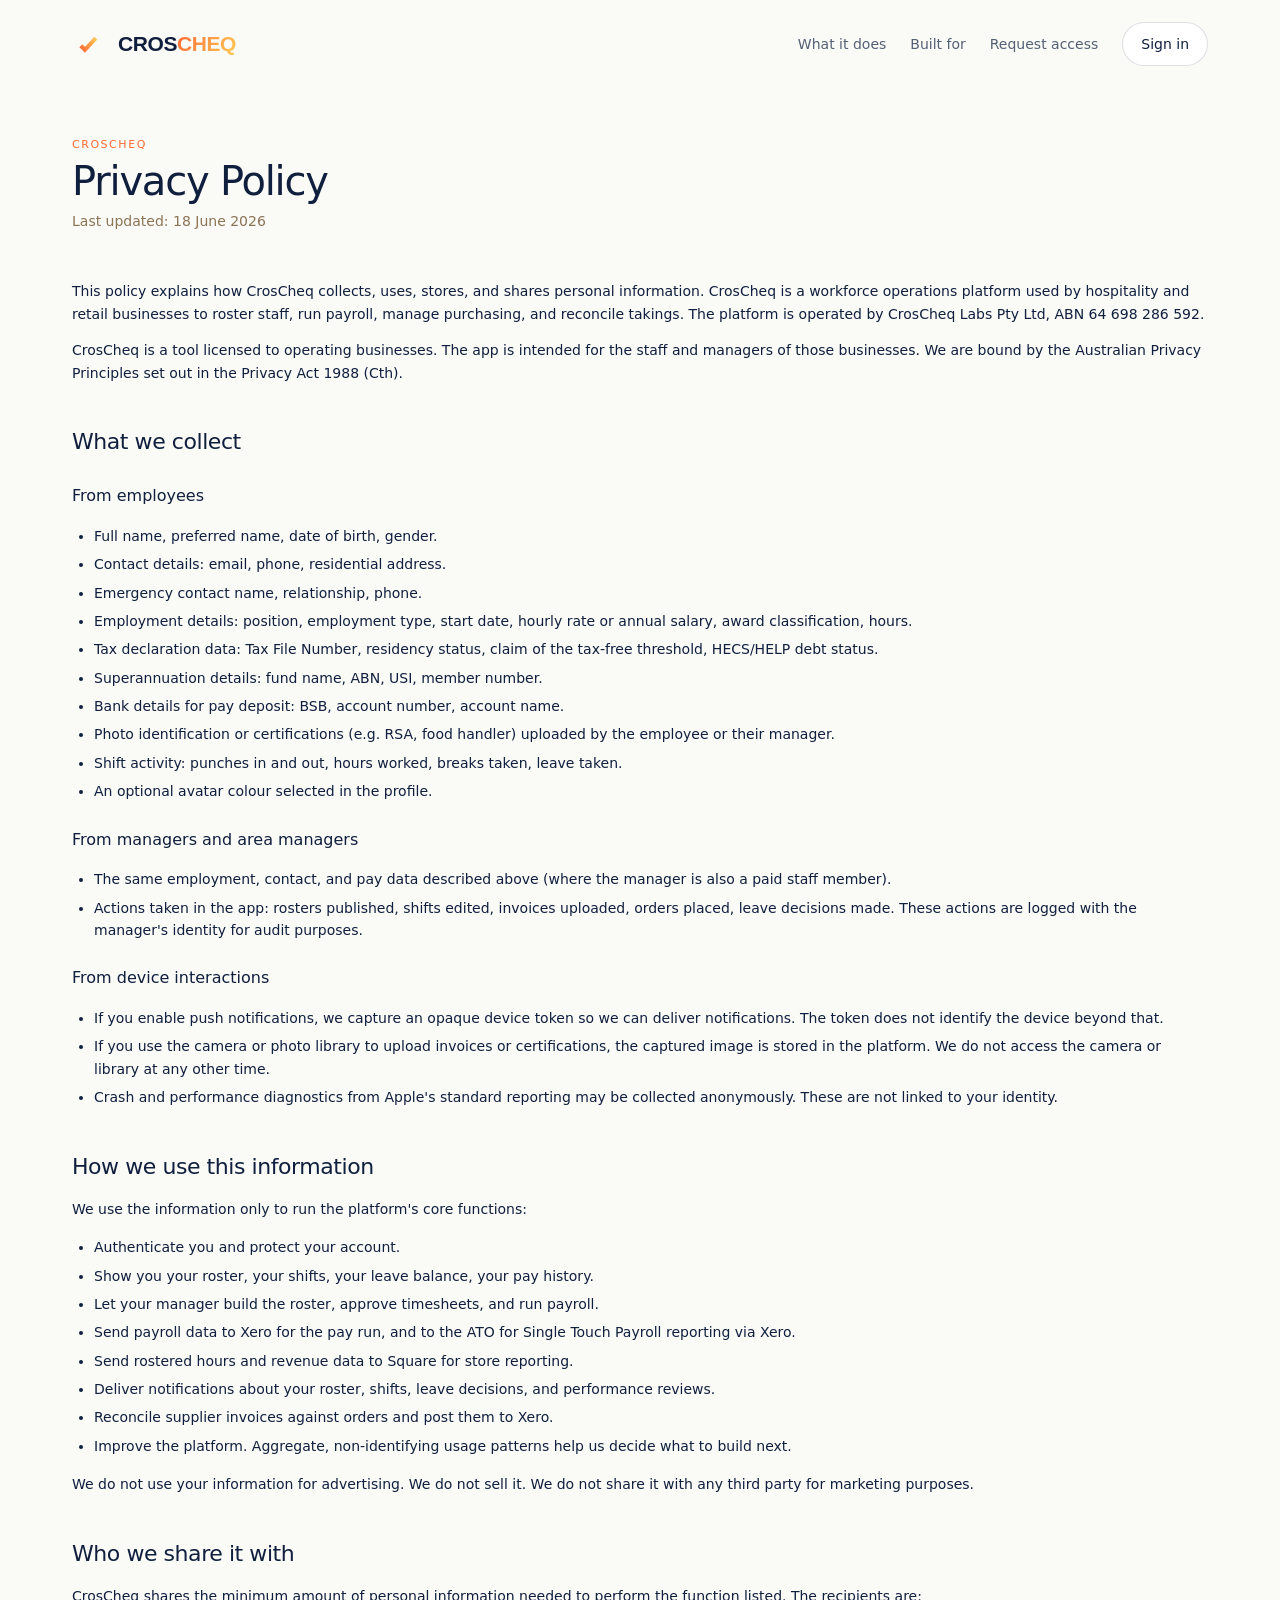
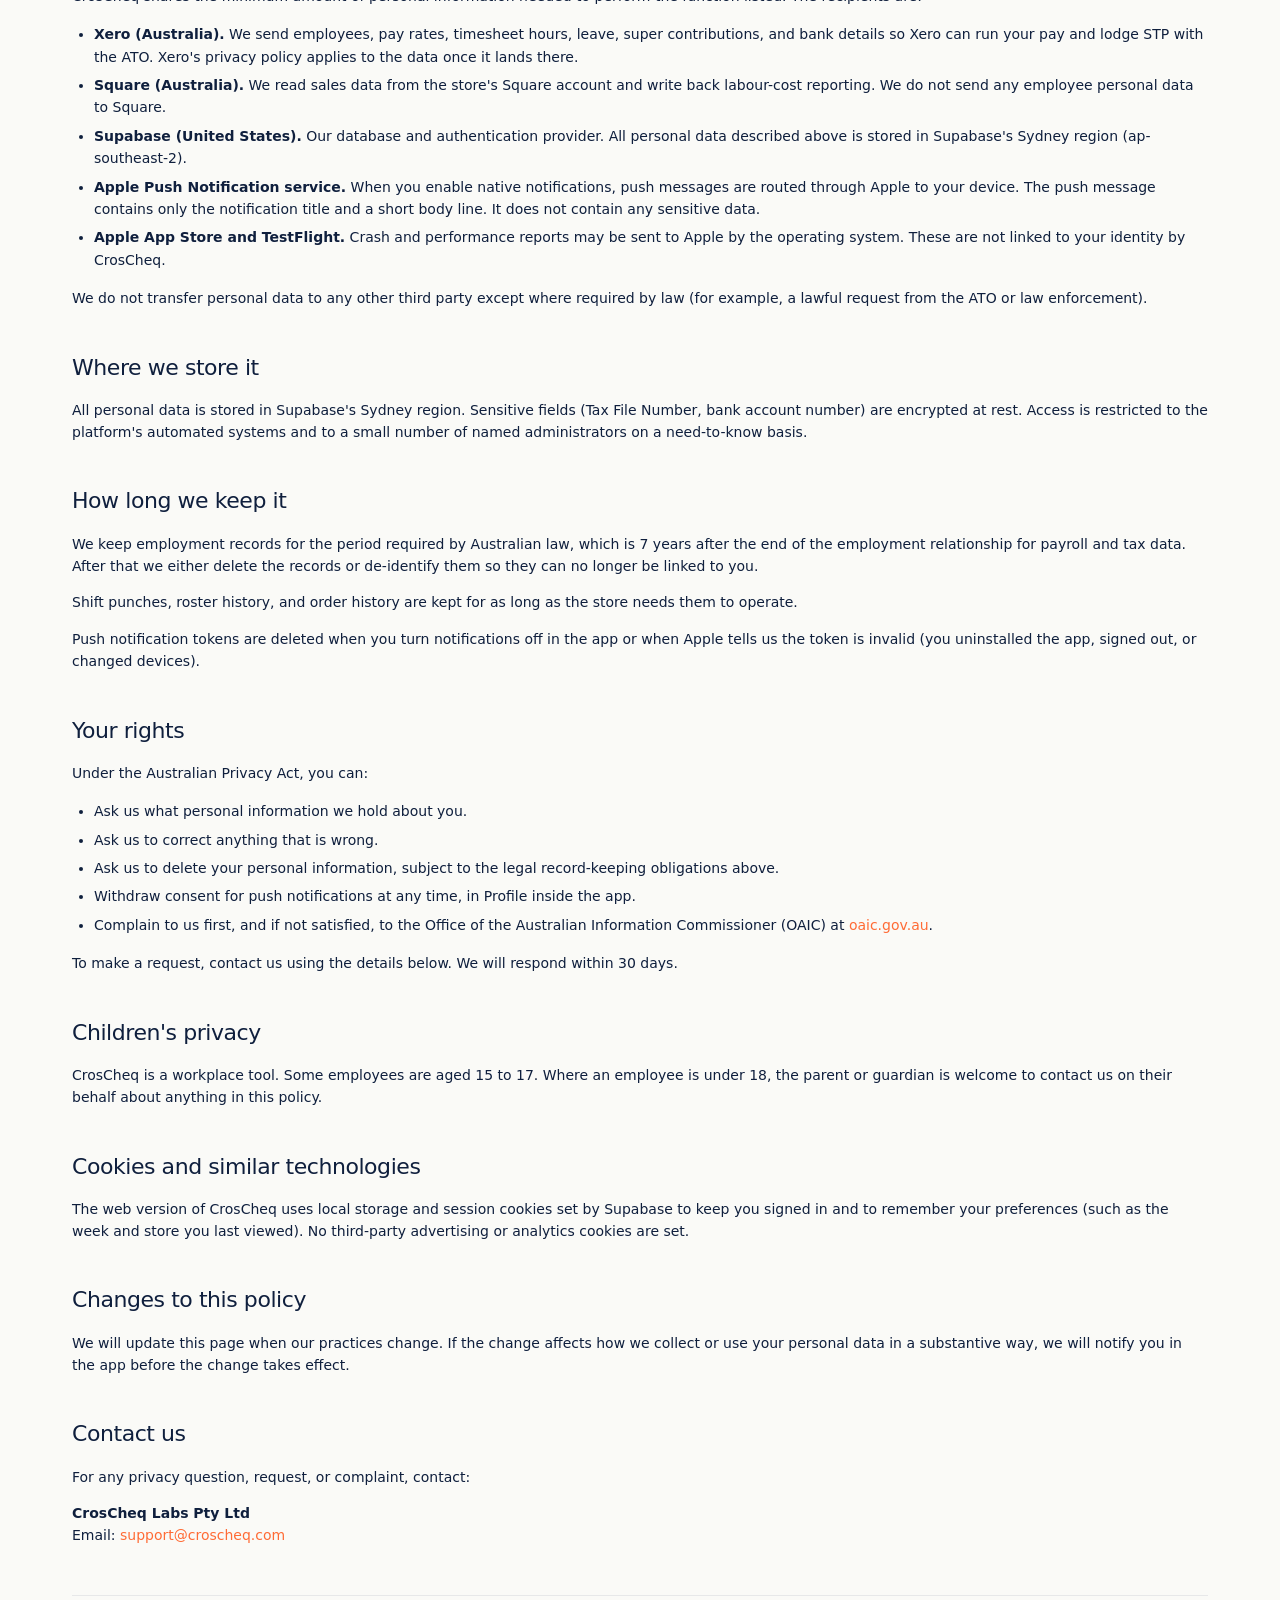
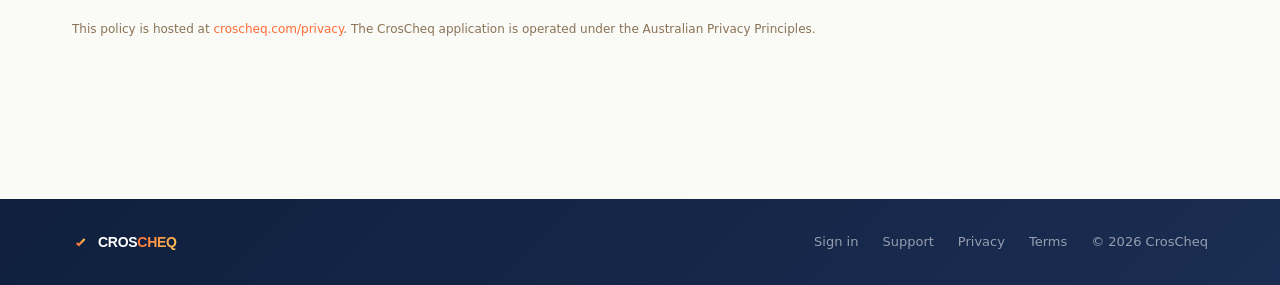
<file: privacy.html>
<!DOCTYPE html>
<html lang="en-AU">
<head>
  <meta charset="utf-8" />
  <meta name="viewport" content="width=device-width, initial-scale=1" />
  <title>Privacy Policy · CrosCheq</title>
  <meta name="description" content="Privacy policy for CrosCheq, the workforce operations platform for Australian hospitality and retail businesses." />
  <link rel="canonical" href="https://croscheq.com/privacy.html" />
  <meta property="og:type" content="website" />
  <meta property="og:site_name" content="CrosCheq" />
  <meta property="og:title" content="Privacy Policy · CrosCheq" />
  <meta property="og:description" content="Privacy policy for CrosCheq, the workforce operations platform for Australian hospitality and retail businesses." />
  <meta property="og:url" content="https://croscheq.com/privacy.html" />
  <meta property="og:image" content="https://croscheq.com/og-image.png" />
  <meta name="twitter:card" content="summary_large_image" />
  <meta name="twitter:title" content="Privacy Policy · CrosCheq" />
  <meta name="twitter:image" content="https://croscheq.com/og-image.png" />
  <link rel="icon" href="favicon.svg" type="image/svg+xml" />
  <link rel="icon" href="favicon.ico" sizes="any" />
  <link rel="icon" type="image/png" sizes="32x32" href="favicon-32x32.png" />
  <link rel="apple-touch-icon" href="apple-touch-icon.png" />
  <link rel="preconnect" href="https://api.fontshare.com" crossorigin />
  <link href="https://api.fontshare.com/v2/css?f[]=space-grotesk@700&display=swap" rel="stylesheet" />
  <style>
    :root {
      --navy: #0F1F3D;
      --navy-2: #1A2D52;
      --orange: #FF6B35;
      --warm-grey: #8B7355;
      --off-white: #FAFAF7;
      --line: rgba(15, 31, 61, 0.08);
      --line-strong: rgba(15, 31, 61, 0.14);
      --gold: #FFC857;
    }
    * { box-sizing: border-box; }
    html, body {
      margin: 0;
      padding: 0;
      background: var(--off-white);
      color: var(--navy);
      font-family: 'General Sans', 'Inter', -apple-system, BlinkMacSystemFont, system-ui, sans-serif;
      font-feature-settings: 'ss01', 'cv11', 'tnum';
      -webkit-font-smoothing: antialiased;
      line-height: 1.6;
    }
    .wrap {
      max-width: 1200px;
      margin: 0 auto;
      padding: 48px 32px 96px;
    }
    .eyebrow {
      font-size: 11px;
      font-weight: 500;
      letter-spacing: 0.14em;
      text-transform: uppercase;
      color: var(--orange);
      margin-bottom: 6px;
    }
    h1 {
      font-size: 40px;
      font-weight: 500;
      letter-spacing: -0.03em;
      line-height: 1.05;
      margin: 0 0 8px;
    }
    .sub {
      color: var(--warm-grey);
      font-size: 14px;
      margin-bottom: 48px;
    }
    h2 {
      font-size: 22px;
      font-weight: 500;
      letter-spacing: -0.02em;
      margin: 40px 0 12px;
    }
    h3 {
      font-size: 16px;
      font-weight: 500;
      margin: 24px 0 8px;
    }
    p, li {
      font-size: 14px;
      color: var(--navy);
    }
    ul {
      padding-left: 22px;
    }
    li {
      margin-bottom: 6px;
    }
    a {
      color: var(--orange);
      text-decoration: none;
    }
    a:hover {
      text-decoration: underline;
    }
    .meta {
      border-top: 1px solid var(--line);
      margin-top: 48px;
      padding-top: 24px;
      color: var(--warm-grey);
      font-size: 12px;
    }
    .nav {
      max-width: 1200px;
      margin: 0 auto;
      padding: 22px 32px;
      display: flex;
      align-items: center;
      justify-content: space-between;
      gap: 24px;
    }
    .brand { display: inline-flex; align-items: center; gap: 12px; color: var(--navy); }
    .brand:hover { text-decoration: none; }
    .brand-mark { color: var(--orange); display: inline-flex; }
    .brand-text { font-size: 21px; font-weight: 500; letter-spacing: -0.01em; }
    .wm { font-family: 'Space Grotesk', 'General Sans', sans-serif; font-weight: 700; letter-spacing: -0.02em; }
    .cheq { background: linear-gradient(120deg, var(--orange), var(--gold)); -webkit-background-clip: text; background-clip: text; color: transparent; }
    .nav-links { display: flex; align-items: center; gap: 24px; }
    .nav-link { font-size: 14px; color: var(--navy); opacity: 0.7; transition: opacity 0.15s; }
    .nav-link:hover { opacity: 1; text-decoration: none; }
    .nav-cta {
      font-size: 14px;
      font-weight: 500;
      color: var(--navy);
      padding: 10px 18px;
      border-radius: 999px;
      border: 1px solid var(--line-strong);
      background: #fff;
      transition: border-color 0.15s, transform 0.15s;
    }
    .nav-cta:hover { border-color: var(--navy); transform: translateY(-1px); text-decoration: none; }
    .footer { background: linear-gradient(135deg, var(--navy) 0%, var(--navy-2) 100%); color: #fff; margin-top: 64px; }
    .footer-inner {
      max-width: 1200px;
      margin: 0 auto;
      padding: 32px;
      display: flex;
      align-items: center;
      justify-content: space-between;
      gap: 16px;
      flex-wrap: wrap;
    }
    .footer-brand {
      font-family: 'Space Grotesk', 'General Sans', sans-serif;
      font-size: 14px;
      font-weight: 700;
      letter-spacing: -0.02em;
      color: #fff;
      display: inline-flex;
      align-items: center;
      gap: 8px;
    }
    .footer-meta { display: flex; align-items: center; gap: 24px; font-size: 13px; color: rgba(255, 255, 255, 0.55); }
    .footer-meta a { color: rgba(255, 255, 255, 0.55); transition: color 0.15s; }
    .footer-meta a:hover { color: #fff; text-decoration: none; }
    @media (max-width: 760px) {
      .nav { padding: 18px 20px; }
      .nav-links { gap: 14px; }
      .nav-link { display: none; }
      .wrap { padding: 32px 20px 64px; }
      .footer-inner { padding: 24px 20px; flex-direction: column; align-items: flex-start; }
    }
  </style>
</head>
<body>
  <header class="nav">
    <a class="brand" href="index.html">
      <span class="brand-mark" aria-hidden="true">
        <svg viewBox="0 0 100 100" width="34" height="34" fill="none">
          <defs><linearGradient id="tick-g12" x1="26" y1="67" x2="70" y2="33" gradientUnits="userSpaceOnUse"><stop offset="0" stop-color="#FF6B35"/><stop offset="1" stop-color="#FFC857"/></linearGradient></defs>
          <path d="M26 55 L38 67 L70 33" stroke="url(#tick-g12)" stroke-width="12" stroke-linecap="butt" stroke-linejoin="miter" stroke-miterlimit="12"/>
        </svg>
      </span>
      <span class="brand-text"><span class="wm">CROS<span class="cheq">CHEQ</span></span></span>
    </a>
    <nav class="nav-links">
      <a href="index.html#what" class="nav-link">What it does</a>
      <a href="index.html#built-for" class="nav-link">Built for</a>
      <a href="apply.html" class="nav-link">Request access</a>
      <a href="https://app.croscheq.com" class="nav-cta">Sign in</a>
    </nav>
  </header>

  <main class="wrap">
    <div class="eyebrow">CrosCheq</div>
    <h1>Privacy Policy</h1>
    <div class="sub">Last updated: 18 June 2026</div>

    <p>
      This policy explains how CrosCheq collects, uses, stores, and shares
      personal information. CrosCheq is a workforce operations platform
      used by hospitality and retail businesses to roster staff, run
      payroll, manage purchasing, and reconcile takings. The platform is
      operated by CrosCheq Labs Pty Ltd, ABN 64 698 286 592.
    </p>

    <p>
      CrosCheq is a tool licensed to operating businesses. The app is
      intended for the staff and managers of those businesses. We are
      bound by the Australian Privacy Principles set out in the Privacy
      Act 1988 (Cth).
    </p>

    <h2>What we collect</h2>

    <h3>From employees</h3>
    <ul>
      <li>Full name, preferred name, date of birth, gender.</li>
      <li>Contact details: email, phone, residential address.</li>
      <li>Emergency contact name, relationship, phone.</li>
      <li>Employment details: position, employment type, start date, hourly rate or annual salary, award classification, hours.</li>
      <li>Tax declaration data: Tax File Number, residency status, claim of the tax-free threshold, HECS/HELP debt status.</li>
      <li>Superannuation details: fund name, ABN, USI, member number.</li>
      <li>Bank details for pay deposit: BSB, account number, account name.</li>
      <li>Photo identification or certifications (e.g. RSA, food handler) uploaded by the employee or their manager.</li>
      <li>Shift activity: punches in and out, hours worked, breaks taken, leave taken.</li>
      <li>An optional avatar colour selected in the profile.</li>
    </ul>

    <h3>From managers and area managers</h3>
    <ul>
      <li>The same employment, contact, and pay data described above (where the manager is also a paid staff member).</li>
      <li>Actions taken in the app: rosters published, shifts edited, invoices uploaded, orders placed, leave decisions made. These actions are logged with the manager's identity for audit purposes.</li>
    </ul>

    <h3>From device interactions</h3>
    <ul>
      <li>If you enable push notifications, we capture an opaque device token so we can deliver notifications. The token does not identify the device beyond that.</li>
      <li>If you use the camera or photo library to upload invoices or certifications, the captured image is stored in the platform. We do not access the camera or library at any other time.</li>
      <li>Crash and performance diagnostics from Apple's standard reporting may be collected anonymously. These are not linked to your identity.</li>
    </ul>

    <h2>How we use this information</h2>
    <p>We use the information only to run the platform's core functions:</p>
    <ul>
      <li>Authenticate you and protect your account.</li>
      <li>Show you your roster, your shifts, your leave balance, your pay history.</li>
      <li>Let your manager build the roster, approve timesheets, and run payroll.</li>
      <li>Send payroll data to Xero for the pay run, and to the ATO for Single Touch Payroll reporting via Xero.</li>
      <li>Send rostered hours and revenue data to Square for store reporting.</li>
      <li>Deliver notifications about your roster, shifts, leave decisions, and performance reviews.</li>
      <li>Reconcile supplier invoices against orders and post them to Xero.</li>
      <li>Improve the platform. Aggregate, non-identifying usage patterns help us decide what to build next.</li>
    </ul>
    <p>
      We do not use your information for advertising. We do not sell it.
      We do not share it with any third party for marketing purposes.
    </p>

    <h2>Who we share it with</h2>
    <p>
      CrosCheq shares the minimum amount of personal information needed
      to perform the function listed. The recipients are:
    </p>
    <ul>
      <li><strong>Xero (Australia).</strong> We send employees, pay rates, timesheet hours, leave, super contributions, and bank details so Xero can run your pay and lodge STP with the ATO. Xero's privacy policy applies to the data once it lands there.</li>
      <li><strong>Square (Australia).</strong> We read sales data from the store's Square account and write back labour-cost reporting. We do not send any employee personal data to Square.</li>
      <li><strong>Supabase (United States).</strong> Our database and authentication provider. All personal data described above is stored in Supabase's Sydney region (ap-southeast-2).</li>
      <li><strong>Apple Push Notification service.</strong> When you enable native notifications, push messages are routed through Apple to your device. The push message contains only the notification title and a short body line. It does not contain any sensitive data.</li>
      <li><strong>Apple App Store and TestFlight.</strong> Crash and performance reports may be sent to Apple by the operating system. These are not linked to your identity by CrosCheq.</li>
    </ul>
    <p>
      We do not transfer personal data to any other third party except where required by law (for example, a lawful request from the ATO or law enforcement).
    </p>

    <h2>Where we store it</h2>
    <p>
      All personal data is stored in Supabase's Sydney region. Sensitive
      fields (Tax File Number, bank account number) are encrypted at rest.
      Access is restricted to the platform's automated systems and to a
      small number of named administrators on a need-to-know basis.
    </p>

    <h2>How long we keep it</h2>
    <p>
      We keep employment records for the period required by Australian
      law, which is 7 years after the end of the employment relationship
      for payroll and tax data. After that we either delete the records
      or de-identify them so they can no longer be linked to you.
    </p>
    <p>
      Shift punches, roster history, and order history are kept for as
      long as the store needs them to operate.
    </p>
    <p>
      Push notification tokens are deleted when you turn notifications
      off in the app or when Apple tells us the token is invalid (you
      uninstalled the app, signed out, or changed devices).
    </p>

    <h2>Your rights</h2>
    <p>Under the Australian Privacy Act, you can:</p>
    <ul>
      <li>Ask us what personal information we hold about you.</li>
      <li>Ask us to correct anything that is wrong.</li>
      <li>Ask us to delete your personal information, subject to the legal record-keeping obligations above.</li>
      <li>Withdraw consent for push notifications at any time, in Profile inside the app.</li>
      <li>Complain to us first, and if not satisfied, to the Office of the Australian Information Commissioner (OAIC) at <a href="https://www.oaic.gov.au">oaic.gov.au</a>.</li>
    </ul>
    <p>
      To make a request, contact us using the details below. We will
      respond within 30 days.
    </p>

    <h2>Children's privacy</h2>
    <p>
      CrosCheq is a workplace tool. Some employees are aged 15 to 17.
      Where an employee is under 18, the parent or guardian is welcome
      to contact us on their behalf about anything in this policy.
    </p>

    <h2>Cookies and similar technologies</h2>
    <p>
      The web version of CrosCheq uses local storage and session
      cookies set by Supabase to keep you signed in and to remember your
      preferences (such as the week and store you last viewed). No
      third-party advertising or analytics cookies are set.
    </p>

    <h2>Changes to this policy</h2>
    <p>
      We will update this page when our practices change. If the change
      affects how we collect or use your personal data in a substantive
      way, we will notify you in the app before the change takes effect.
    </p>

    <h2>Contact us</h2>
    <p>
      For any privacy question, request, or complaint, contact:
    </p>
    <p>
      <strong>CrosCheq Labs Pty Ltd</strong><br />
      Email: <a href="mailto:support@croscheq.com">support@croscheq.com</a>
    </p>

    <div class="meta">
      This policy is hosted at <a href="https://croscheq.com/privacy">croscheq.com/privacy</a>. The CrosCheq application is operated under the Australian Privacy Principles.
    </div>
  </main>

  <footer class="footer">
    <div class="footer-inner">
      <div class="footer-brand">
        <svg viewBox="0 0 100 100" width="18" height="18" fill="none" aria-hidden="true">
          <defs><linearGradient id="tick-footer-privacy" x1="26" y1="67" x2="70" y2="33" gradientUnits="userSpaceOnUse"><stop offset="0" stop-color="#FF6B35"/><stop offset="1" stop-color="#FFC857"/></linearGradient></defs>
          <path d="M26 55 L38 67 L70 33" stroke="url(#tick-footer-privacy)" stroke-width="12" stroke-linecap="butt" stroke-linejoin="miter" stroke-miterlimit="12"/>
        </svg>
        <span class="wm">CROS<span class="cheq">CHEQ</span></span>
      </div>
      <div class="footer-meta">
        <a href="https://app.croscheq.com">Sign in</a>
        <a href="support.html">Support</a>
        <a href="privacy.html">Privacy</a>
        <a href="terms.html">Terms</a>
        <span>&copy; 2026 CrosCheq</span>
      </div>
    </div>
  </footer>
</body>
</html>
</file>
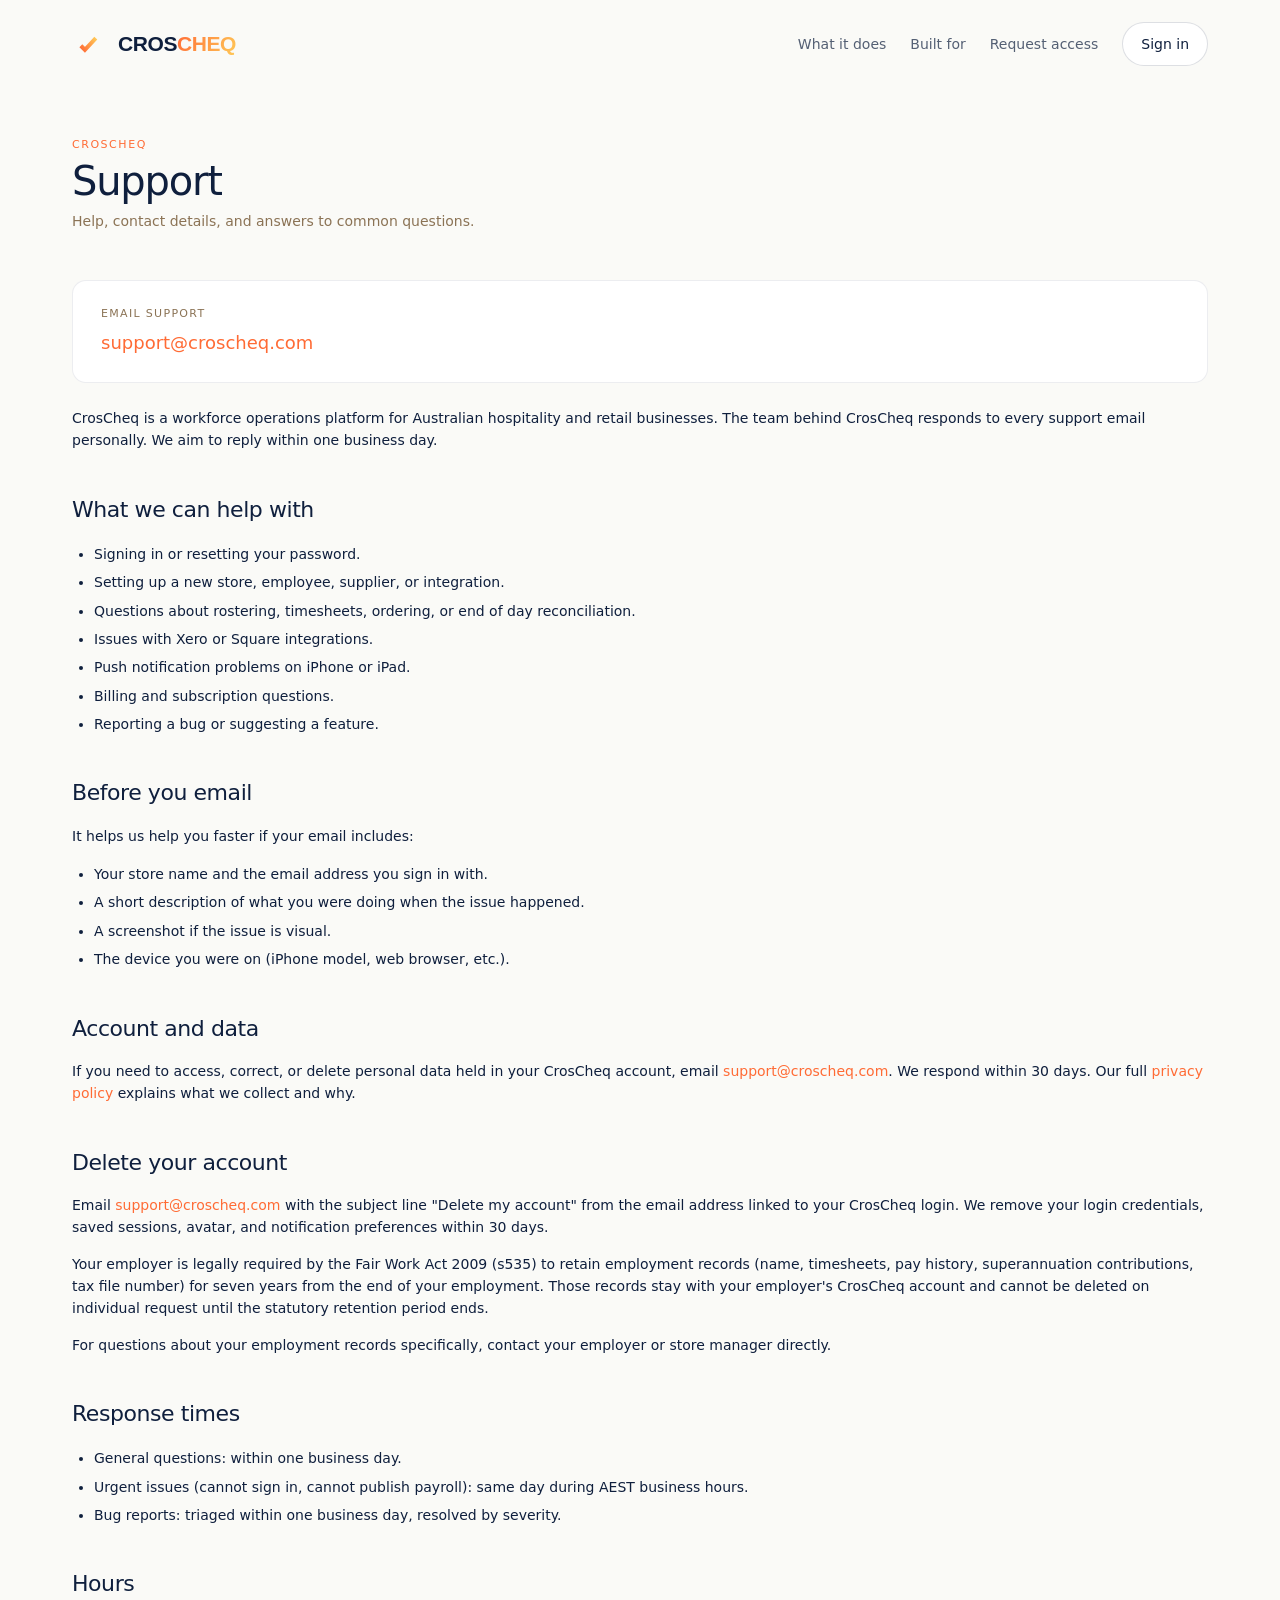
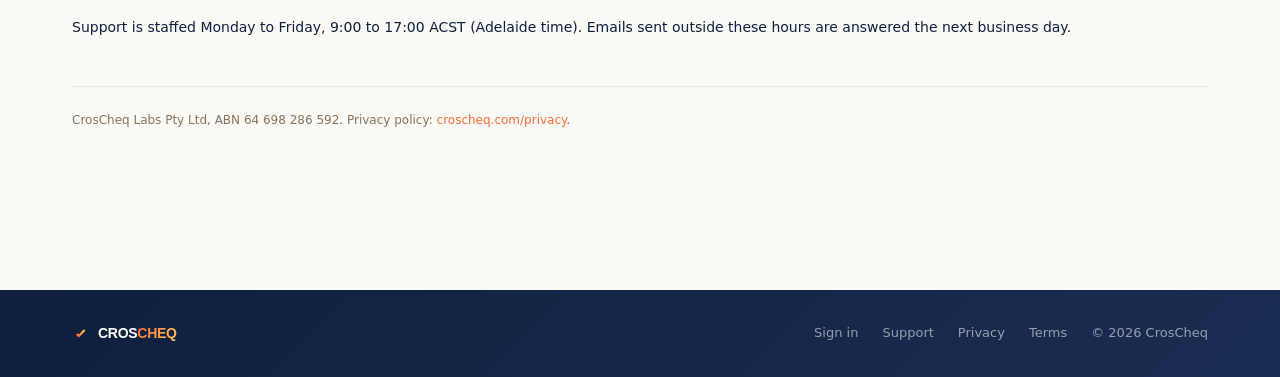
<file: support.html>
<!DOCTYPE html>
<html lang="en-AU">
<head>
  <meta charset="utf-8" />
  <meta name="viewport" content="width=device-width, initial-scale=1" />
  <title>Support · CrosCheq</title>
  <meta name="description" content="Support, contact, and help for CrosCheq, the workforce operations platform for Australian hospitality and retail businesses." />
  <link rel="canonical" href="https://croscheq.com/support.html" />
  <meta property="og:type" content="website" />
  <meta property="og:site_name" content="CrosCheq" />
  <meta property="og:title" content="Support · CrosCheq" />
  <meta property="og:description" content="Support, contact, and help for CrosCheq, the workforce operations platform for Australian hospitality and retail businesses." />
  <meta property="og:url" content="https://croscheq.com/support.html" />
  <meta property="og:image" content="https://croscheq.com/og-image.png" />
  <meta name="twitter:card" content="summary_large_image" />
  <meta name="twitter:title" content="Support · CrosCheq" />
  <meta name="twitter:image" content="https://croscheq.com/og-image.png" />
  <link rel="icon" href="favicon.svg" type="image/svg+xml" />
  <link rel="icon" href="favicon.ico" sizes="any" />
  <link rel="icon" type="image/png" sizes="32x32" href="favicon-32x32.png" />
  <link rel="apple-touch-icon" href="apple-touch-icon.png" />
  <link rel="preconnect" href="https://api.fontshare.com" crossorigin />
  <link href="https://api.fontshare.com/v2/css?f[]=space-grotesk@700&display=swap" rel="stylesheet" />
  <style>
    :root {
      --navy: #0F1F3D;
      --navy-2: #1A2D52;
      --orange: #FF6B35;
      --warm-grey: #8B7355;
      --off-white: #FAFAF7;
      --line: rgba(15, 31, 61, 0.08);
      --line-strong: rgba(15, 31, 61, 0.14);
      --gold: #FFC857;
    }
    * { box-sizing: border-box; }
    html, body {
      margin: 0;
      padding: 0;
      background: var(--off-white);
      color: var(--navy);
      font-family: 'General Sans', 'Inter', -apple-system, BlinkMacSystemFont, system-ui, sans-serif;
      font-feature-settings: 'ss01', 'cv11', 'tnum';
      -webkit-font-smoothing: antialiased;
      line-height: 1.6;
    }
    .wrap {
      max-width: 1200px;
      margin: 0 auto;
      padding: 48px 32px 96px;
    }
    .eyebrow {
      font-size: 11px;
      font-weight: 500;
      letter-spacing: 0.14em;
      text-transform: uppercase;
      color: var(--orange);
      margin-bottom: 6px;
    }
    h1 {
      font-size: 40px;
      font-weight: 500;
      letter-spacing: -0.03em;
      line-height: 1.05;
      margin: 0 0 8px;
    }
    .sub {
      color: var(--warm-grey);
      font-size: 14px;
      margin-bottom: 48px;
    }
    h2 {
      font-size: 22px;
      font-weight: 500;
      letter-spacing: -0.02em;
      margin: 40px 0 12px;
    }
    h3 {
      font-size: 16px;
      font-weight: 500;
      margin: 24px 0 8px;
    }
    p, li {
      font-size: 14px;
      color: var(--navy);
    }
    ul {
      padding-left: 22px;
    }
    li {
      margin-bottom: 6px;
    }
    a {
      color: var(--orange);
      text-decoration: none;
    }
    a:hover {
      text-decoration: underline;
    }
    .contact-card {
      background: #fff;
      border: 1px solid var(--line);
      border-radius: 14px;
      padding: 24px 28px;
      margin: 24px 0;
    }
    .contact-card .label {
      font-size: 11px;
      font-weight: 500;
      letter-spacing: 0.12em;
      text-transform: uppercase;
      color: var(--warm-grey);
      margin-bottom: 6px;
    }
    .contact-card .value {
      font-size: 18px;
      font-weight: 500;
      color: var(--navy);
    }
    .meta {
      border-top: 1px solid var(--line);
      margin-top: 48px;
      padding-top: 24px;
      color: var(--warm-grey);
      font-size: 12px;
    }
    .nav {
      max-width: 1200px;
      margin: 0 auto;
      padding: 22px 32px;
      display: flex;
      align-items: center;
      justify-content: space-between;
      gap: 24px;
    }
    .brand { display: inline-flex; align-items: center; gap: 12px; color: var(--navy); }
    .brand:hover { text-decoration: none; }
    .brand-mark { color: var(--orange); display: inline-flex; }
    .brand-text { font-size: 21px; font-weight: 500; letter-spacing: -0.01em; }
    .wm { font-family: 'Space Grotesk', 'General Sans', sans-serif; font-weight: 700; letter-spacing: -0.02em; }
    .cheq { background: linear-gradient(120deg, var(--orange), var(--gold)); -webkit-background-clip: text; background-clip: text; color: transparent; }
    .nav-links { display: flex; align-items: center; gap: 24px; }
    .nav-link { font-size: 14px; color: var(--navy); opacity: 0.7; transition: opacity 0.15s; }
    .nav-link:hover { opacity: 1; text-decoration: none; }
    .nav-cta {
      font-size: 14px;
      font-weight: 500;
      color: var(--navy);
      padding: 10px 18px;
      border-radius: 999px;
      border: 1px solid var(--line-strong);
      background: #fff;
      transition: border-color 0.15s, transform 0.15s;
    }
    .nav-cta:hover { border-color: var(--navy); transform: translateY(-1px); text-decoration: none; }
    .footer { background: linear-gradient(135deg, var(--navy) 0%, var(--navy-2) 100%); color: #fff; margin-top: 64px; }
    .footer-inner {
      max-width: 1200px;
      margin: 0 auto;
      padding: 32px;
      display: flex;
      align-items: center;
      justify-content: space-between;
      gap: 16px;
      flex-wrap: wrap;
    }
    .footer-brand {
      font-family: 'Space Grotesk', 'General Sans', sans-serif;
      font-size: 14px;
      font-weight: 700;
      letter-spacing: -0.02em;
      color: #fff;
      display: inline-flex;
      align-items: center;
      gap: 8px;
    }
    .footer-meta { display: flex; align-items: center; gap: 24px; font-size: 13px; color: rgba(255, 255, 255, 0.55); }
    .footer-meta a { color: rgba(255, 255, 255, 0.55); transition: color 0.15s; }
    .footer-meta a:hover { color: #fff; text-decoration: none; }
    @media (max-width: 760px) {
      .nav { padding: 18px 20px; }
      .nav-links { gap: 14px; }
      .nav-link { display: none; }
      .wrap { padding: 32px 20px 64px; }
      .footer-inner { padding: 24px 20px; flex-direction: column; align-items: flex-start; }
    }
  </style>
</head>
<body>
  <header class="nav">
    <a class="brand" href="index.html">
      <span class="brand-mark" aria-hidden="true">
        <svg viewBox="0 0 100 100" width="34" height="34" fill="none">
          <defs><linearGradient id="tick-g11" x1="26" y1="67" x2="70" y2="33" gradientUnits="userSpaceOnUse"><stop offset="0" stop-color="#FF6B35"/><stop offset="1" stop-color="#FFC857"/></linearGradient></defs>
          <path d="M26 55 L38 67 L70 33" stroke="url(#tick-g11)" stroke-width="12" stroke-linecap="butt" stroke-linejoin="miter" stroke-miterlimit="12"/>
        </svg>
      </span>
      <span class="brand-text"><span class="wm">CROS<span class="cheq">CHEQ</span></span></span>
    </a>
    <nav class="nav-links">
      <a href="index.html#what" class="nav-link">What it does</a>
      <a href="index.html#built-for" class="nav-link">Built for</a>
      <a href="apply.html" class="nav-link">Request access</a>
      <a href="https://app.croscheq.com" class="nav-cta">Sign in</a>
    </nav>
  </header>

  <main class="wrap">
    <div class="eyebrow">CrosCheq</div>
    <h1>Support</h1>
    <div class="sub">Help, contact details, and answers to common questions.</div>

    <div class="contact-card">
      <div class="label">Email support</div>
      <div class="value"><a href="mailto:support@croscheq.com">support@croscheq.com</a></div>
    </div>

    <p>
      CrosCheq is a workforce operations platform for Australian hospitality and retail businesses. The team behind CrosCheq responds to every support email personally. We aim to reply within one business day.
    </p>

    <h2>What we can help with</h2>
    <ul>
      <li>Signing in or resetting your password.</li>
      <li>Setting up a new store, employee, supplier, or integration.</li>
      <li>Questions about rostering, timesheets, ordering, or end of day reconciliation.</li>
      <li>Issues with Xero or Square integrations.</li>
      <li>Push notification problems on iPhone or iPad.</li>
      <li>Billing and subscription questions.</li>
      <li>Reporting a bug or suggesting a feature.</li>
    </ul>

    <h2>Before you email</h2>
    <p>It helps us help you faster if your email includes:</p>
    <ul>
      <li>Your store name and the email address you sign in with.</li>
      <li>A short description of what you were doing when the issue happened.</li>
      <li>A screenshot if the issue is visual.</li>
      <li>The device you were on (iPhone model, web browser, etc.).</li>
    </ul>

    <h2>Account and data</h2>
    <p>
      If you need to access, correct, or delete personal data held in your CrosCheq account, email <a href="mailto:support@croscheq.com">support@croscheq.com</a>. We respond within 30 days. Our full <a href="/privacy">privacy policy</a> explains what we collect and why.
    </p>

    <h2>Delete your account</h2>
    <p>
      Email <a href="mailto:support@croscheq.com?subject=Delete%20my%20account">support@croscheq.com</a> with the subject line "Delete my account" from the email address linked to your CrosCheq login. We remove your login credentials, saved sessions, avatar, and notification preferences within 30 days.
    </p>
    <p>
      Your employer is legally required by the Fair Work Act 2009 (s535) to retain employment records (name, timesheets, pay history, superannuation contributions, tax file number) for seven years from the end of your employment. Those records stay with your employer's CrosCheq account and cannot be deleted on individual request until the statutory retention period ends.
    </p>
    <p>
      For questions about your employment records specifically, contact your employer or store manager directly.
    </p>

    <h2>Response times</h2>
    <ul>
      <li>General questions: within one business day.</li>
      <li>Urgent issues (cannot sign in, cannot publish payroll): same day during AEST business hours.</li>
      <li>Bug reports: triaged within one business day, resolved by severity.</li>
    </ul>

    <h2>Hours</h2>
    <p>
      Support is staffed Monday to Friday, 9:00 to 17:00 ACST (Adelaide time). Emails sent outside these hours are answered the next business day.
    </p>

    <div class="meta">
      CrosCheq Labs Pty Ltd, ABN 64 698 286 592. Privacy policy: <a href="https://croscheq.com/privacy">croscheq.com/privacy</a>.
    </div>
  </main>

  <footer class="footer">
    <div class="footer-inner">
      <div class="footer-brand">
        <svg viewBox="0 0 100 100" width="18" height="18" fill="none" aria-hidden="true">
          <defs><linearGradient id="tick-footer-support" x1="26" y1="67" x2="70" y2="33" gradientUnits="userSpaceOnUse"><stop offset="0" stop-color="#FF6B35"/><stop offset="1" stop-color="#FFC857"/></linearGradient></defs>
          <path d="M26 55 L38 67 L70 33" stroke="url(#tick-footer-support)" stroke-width="12" stroke-linecap="butt" stroke-linejoin="miter" stroke-miterlimit="12"/>
        </svg>
        <span class="wm">CROS<span class="cheq">CHEQ</span></span>
      </div>
      <div class="footer-meta">
        <a href="https://app.croscheq.com">Sign in</a>
        <a href="support.html">Support</a>
        <a href="privacy.html">Privacy</a>
        <a href="terms.html">Terms</a>
        <span>&copy; 2026 CrosCheq</span>
      </div>
    </div>
  </footer>
</body>
</html>
</file>
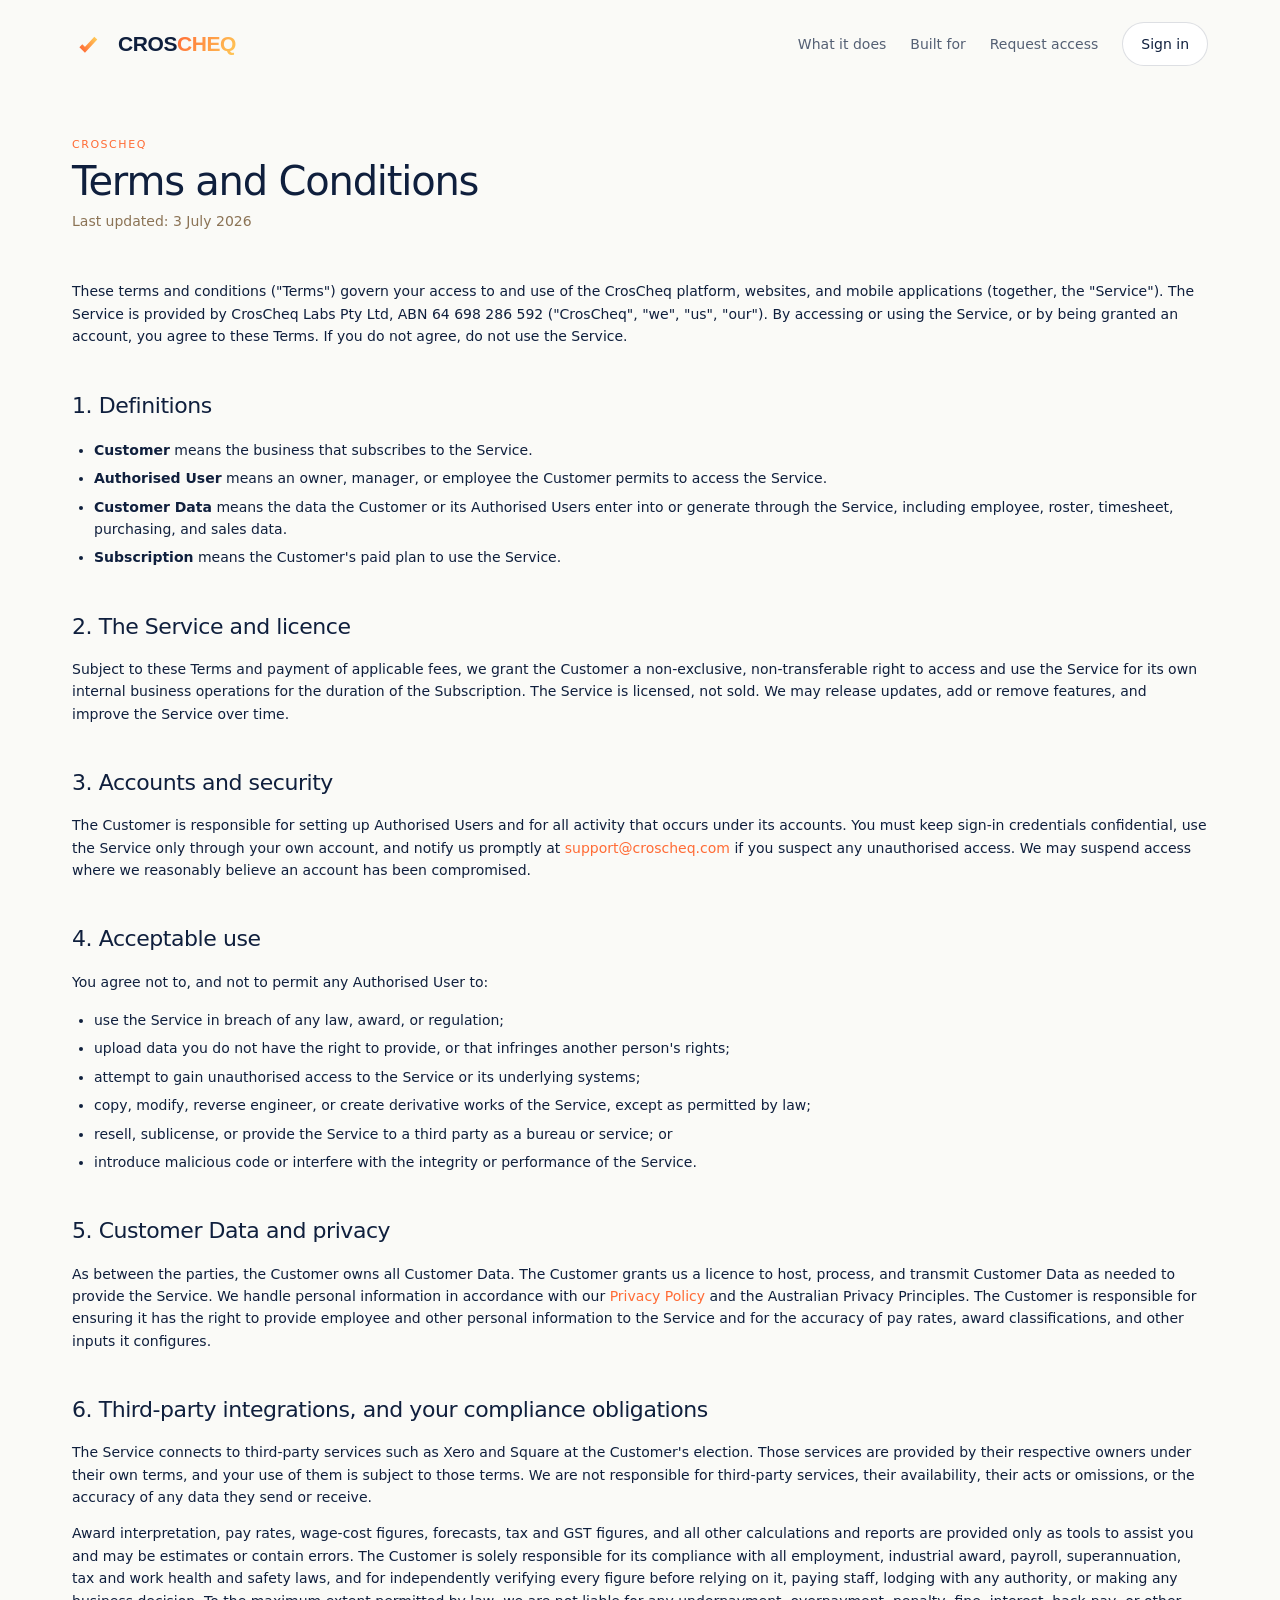
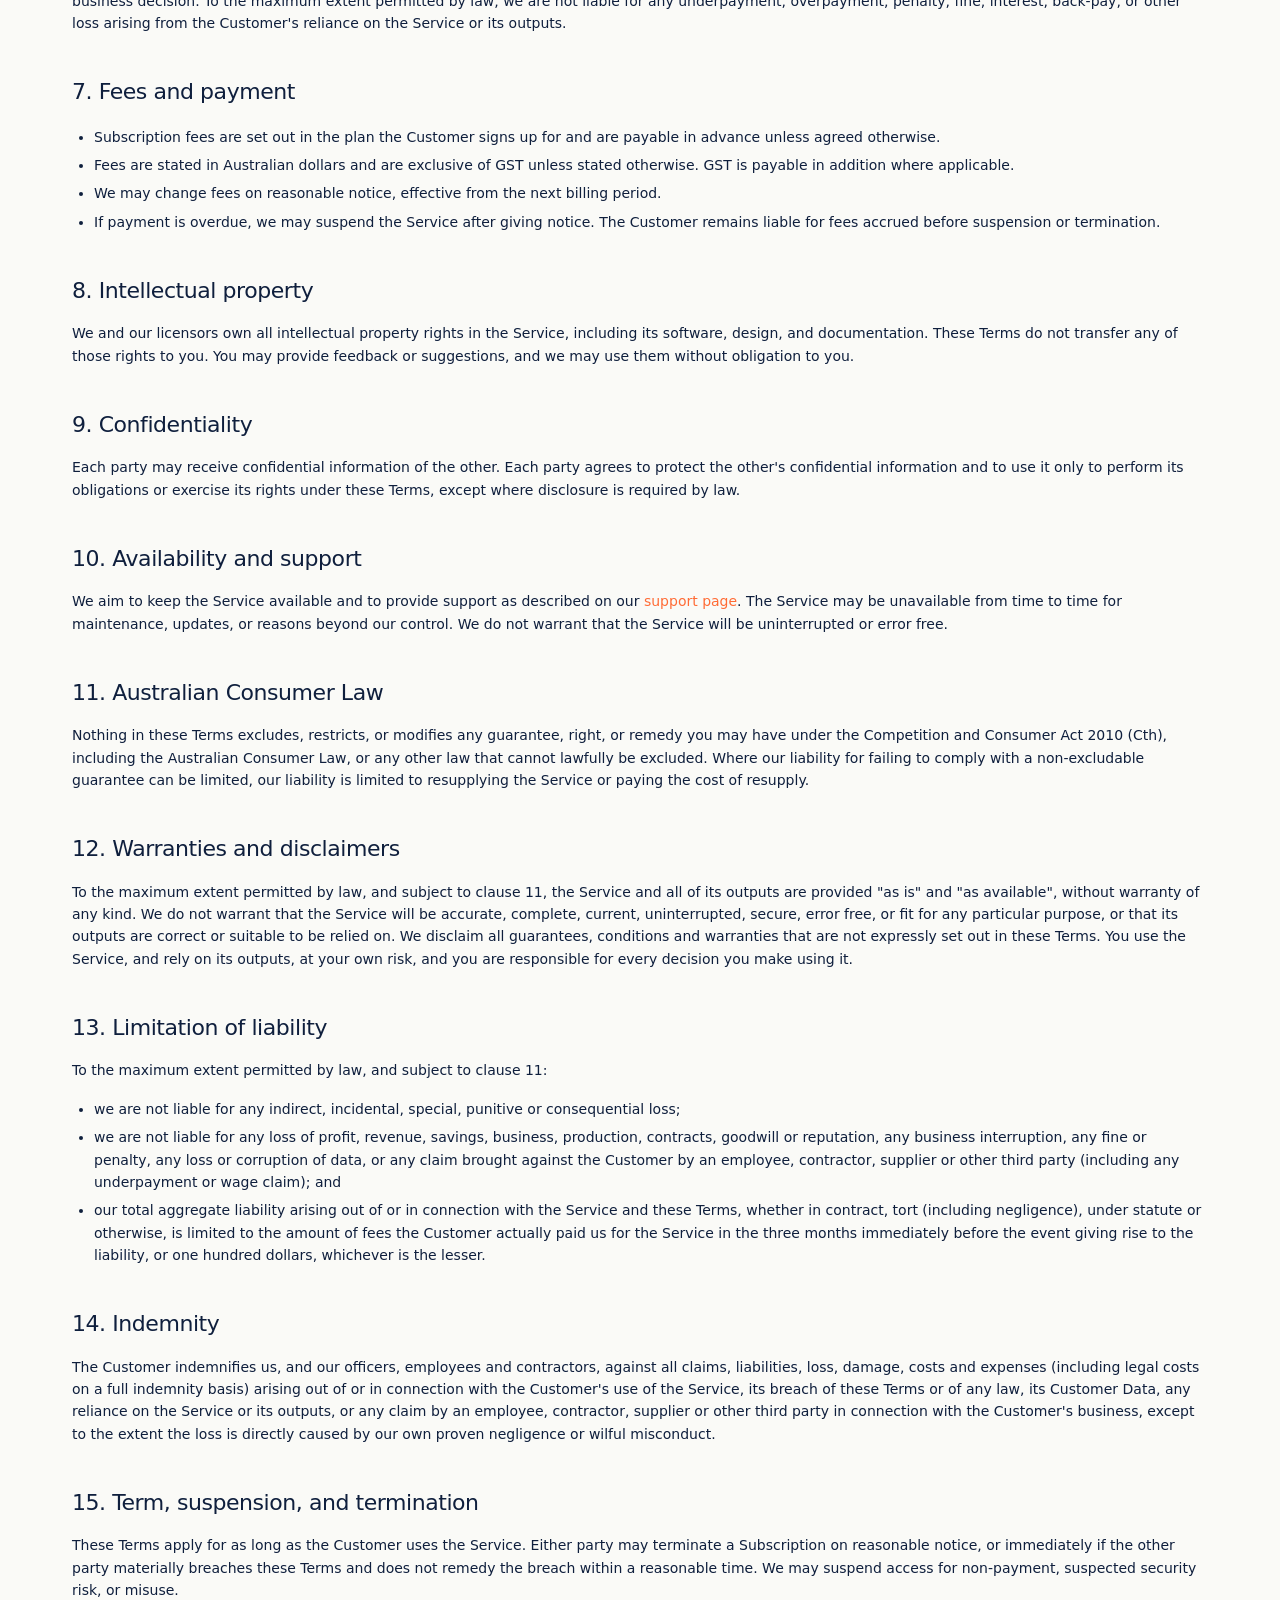
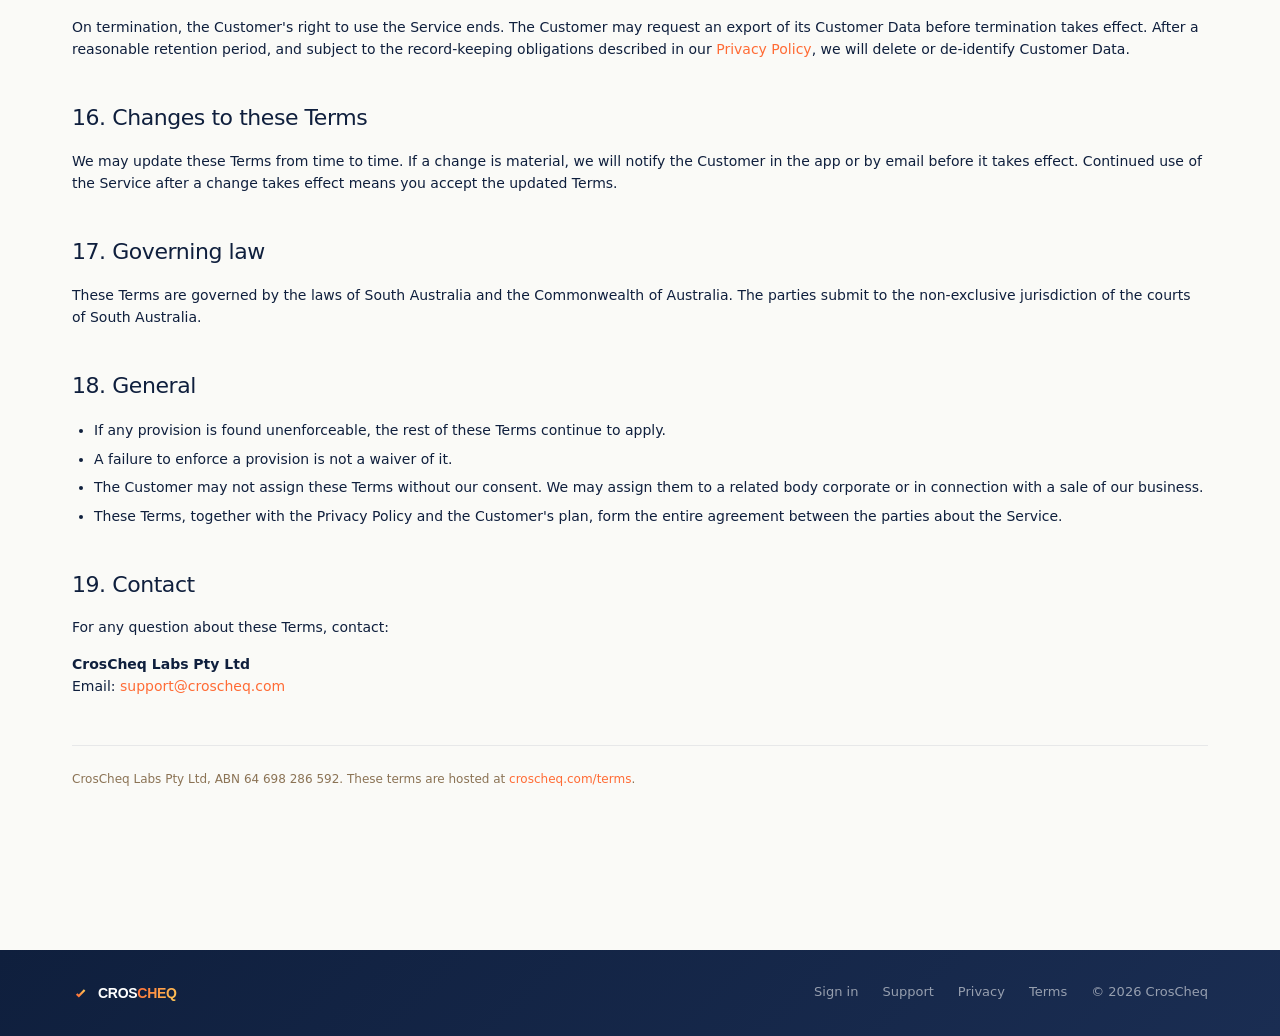
<file: terms.html>
<!DOCTYPE html>
<html lang="en-AU">
<head>
  <meta charset="utf-8" />
  <meta name="viewport" content="width=device-width, initial-scale=1" />
  <title>Terms and Conditions · CrosCheq</title>
  <meta name="description" content="Terms and conditions for CrosCheq, the workforce operations platform for Australian hospitality and retail businesses." />
  <link rel="canonical" href="https://croscheq.com/terms.html" />
  <meta property="og:type" content="website" />
  <meta property="og:site_name" content="CrosCheq" />
  <meta property="og:title" content="Terms and Conditions · CrosCheq" />
  <meta property="og:description" content="Terms and conditions for CrosCheq, the workforce operations platform for Australian hospitality and retail businesses." />
  <meta property="og:url" content="https://croscheq.com/terms.html" />
  <meta property="og:image" content="https://croscheq.com/og-image.png" />
  <meta name="twitter:card" content="summary_large_image" />
  <meta name="twitter:title" content="Terms and Conditions · CrosCheq" />
  <meta name="twitter:image" content="https://croscheq.com/og-image.png" />
  <link rel="icon" href="favicon.svg" type="image/svg+xml" />
  <link rel="icon" href="favicon.ico" sizes="any" />
  <link rel="icon" type="image/png" sizes="32x32" href="favicon-32x32.png" />
  <link rel="apple-touch-icon" href="apple-touch-icon.png" />
  <link rel="preconnect" href="https://api.fontshare.com" crossorigin />
  <link href="https://api.fontshare.com/v2/css?f[]=space-grotesk@700&display=swap" rel="stylesheet" />
  <style>
    :root {
      --navy: #0F1F3D;
      --navy-2: #1A2D52;
      --orange: #FF6B35;
      --warm-grey: #8B7355;
      --off-white: #FAFAF7;
      --line: rgba(15, 31, 61, 0.08);
      --line-strong: rgba(15, 31, 61, 0.14);
      --gold: #FFC857;
    }
    * { box-sizing: border-box; }
    html, body {
      margin: 0;
      padding: 0;
      background: var(--off-white);
      color: var(--navy);
      font-family: 'General Sans', 'Inter', -apple-system, BlinkMacSystemFont, system-ui, sans-serif;
      font-feature-settings: 'ss01', 'cv11', 'tnum';
      -webkit-font-smoothing: antialiased;
      line-height: 1.6;
    }
    .wrap {
      max-width: 1200px;
      margin: 0 auto;
      padding: 48px 32px 96px;
    }
    .eyebrow {
      font-size: 11px;
      font-weight: 500;
      letter-spacing: 0.14em;
      text-transform: uppercase;
      color: var(--orange);
      margin-bottom: 6px;
    }
    h1 {
      font-size: 40px;
      font-weight: 500;
      letter-spacing: -0.03em;
      line-height: 1.05;
      margin: 0 0 8px;
    }
    .sub {
      color: var(--warm-grey);
      font-size: 14px;
      margin-bottom: 48px;
    }
    h2 {
      font-size: 22px;
      font-weight: 500;
      letter-spacing: -0.02em;
      margin: 40px 0 12px;
    }
    h3 {
      font-size: 16px;
      font-weight: 500;
      margin: 24px 0 8px;
    }
    p, li {
      font-size: 14px;
      color: var(--navy);
    }
    ul {
      padding-left: 22px;
    }
    li {
      margin-bottom: 6px;
    }
    a {
      color: var(--orange);
      text-decoration: none;
    }
    a:hover {
      text-decoration: underline;
    }
    .meta {
      border-top: 1px solid var(--line);
      margin-top: 48px;
      padding-top: 24px;
      color: var(--warm-grey);
      font-size: 12px;
    }
    .nav {
      max-width: 1200px;
      margin: 0 auto;
      padding: 22px 32px;
      display: flex;
      align-items: center;
      justify-content: space-between;
      gap: 24px;
    }
    .brand { display: inline-flex; align-items: center; gap: 12px; color: var(--navy); }
    .brand:hover { text-decoration: none; }
    .brand-mark { color: var(--orange); display: inline-flex; }
    .brand-text { font-size: 21px; font-weight: 500; letter-spacing: -0.01em; }
    .wm { font-family: 'Space Grotesk', 'General Sans', sans-serif; font-weight: 700; letter-spacing: -0.02em; }
    .cheq { background: linear-gradient(120deg, var(--orange), var(--gold)); -webkit-background-clip: text; background-clip: text; color: transparent; }
    .nav-links { display: flex; align-items: center; gap: 24px; }
    .nav-link { font-size: 14px; color: var(--navy); opacity: 0.7; transition: opacity 0.15s; }
    .nav-link:hover { opacity: 1; text-decoration: none; }
    .nav-cta {
      font-size: 14px;
      font-weight: 500;
      color: var(--navy);
      padding: 10px 18px;
      border-radius: 999px;
      border: 1px solid var(--line-strong);
      background: #fff;
      transition: border-color 0.15s, transform 0.15s;
    }
    .nav-cta:hover { border-color: var(--navy); transform: translateY(-1px); text-decoration: none; }
    .footer { background: linear-gradient(135deg, var(--navy) 0%, var(--navy-2) 100%); color: #fff; margin-top: 64px; }
    .footer-inner {
      max-width: 1200px;
      margin: 0 auto;
      padding: 32px;
      display: flex;
      align-items: center;
      justify-content: space-between;
      gap: 16px;
      flex-wrap: wrap;
    }
    .footer-brand {
      font-family: 'Space Grotesk', 'General Sans', sans-serif;
      font-size: 14px;
      font-weight: 700;
      letter-spacing: -0.02em;
      color: #fff;
      display: inline-flex;
      align-items: center;
      gap: 8px;
    }
    .footer-meta { display: flex; align-items: center; gap: 24px; font-size: 13px; color: rgba(255, 255, 255, 0.55); }
    .footer-meta a { color: rgba(255, 255, 255, 0.55); transition: color 0.15s; }
    .footer-meta a:hover { color: #fff; text-decoration: none; }
    @media (max-width: 760px) {
      .nav { padding: 18px 20px; }
      .nav-links { gap: 14px; }
      .nav-link { display: none; }
      .wrap { padding: 32px 20px 64px; }
      .footer-inner { padding: 24px 20px; flex-direction: column; align-items: flex-start; }
    }
  </style>
</head>
<body>
  <header class="nav">
    <a class="brand" href="index.html">
      <span class="brand-mark" aria-hidden="true">
        <svg viewBox="0 0 100 100" width="34" height="34" fill="none">
          <defs><linearGradient id="tick-g13" x1="26" y1="67" x2="70" y2="33" gradientUnits="userSpaceOnUse"><stop offset="0" stop-color="#FF6B35"/><stop offset="1" stop-color="#FFC857"/></linearGradient></defs>
          <path d="M26 55 L38 67 L70 33" stroke="url(#tick-g13)" stroke-width="12" stroke-linecap="butt" stroke-linejoin="miter" stroke-miterlimit="12"/>
        </svg>
      </span>
      <span class="brand-text"><span class="wm">CROS<span class="cheq">CHEQ</span></span></span>
    </a>
    <nav class="nav-links">
      <a href="index.html#what" class="nav-link">What it does</a>
      <a href="index.html#built-for" class="nav-link">Built for</a>
      <a href="apply.html" class="nav-link">Request access</a>
      <a href="https://app.croscheq.com" class="nav-cta">Sign in</a>
    </nav>
  </header>

  <main class="wrap">
    <div class="eyebrow">CrosCheq</div>
    <h1>Terms and Conditions</h1>
    <div class="sub">Last updated: 3 July 2026</div>

    <p>
      These terms and conditions ("Terms") govern your access to and use of
      the CrosCheq platform, websites, and mobile applications (together,
      the "Service"). The Service is provided by CrosCheq Labs Pty Ltd,
      ABN 64 698 286 592 ("CrosCheq", "we", "us", "our"). By accessing or
      using the Service, or by being granted an account, you agree to these
      Terms. If you do not agree, do not use the Service.
    </p>

    <h2>1. Definitions</h2>
    <ul>
      <li><strong>Customer</strong> means the business that subscribes to the Service.</li>
      <li><strong>Authorised User</strong> means an owner, manager, or employee the Customer permits to access the Service.</li>
      <li><strong>Customer Data</strong> means the data the Customer or its Authorised Users enter into or generate through the Service, including employee, roster, timesheet, purchasing, and sales data.</li>
      <li><strong>Subscription</strong> means the Customer's paid plan to use the Service.</li>
    </ul>

    <h2>2. The Service and licence</h2>
    <p>
      Subject to these Terms and payment of applicable fees, we grant the
      Customer a non-exclusive, non-transferable right to access and use the
      Service for its own internal business operations for the duration of
      the Subscription. The Service is licensed, not sold. We may release
      updates, add or remove features, and improve the Service over time.
    </p>

    <h2>3. Accounts and security</h2>
    <p>
      The Customer is responsible for setting up Authorised Users and for all
      activity that occurs under its accounts. You must keep sign-in
      credentials confidential, use the Service only through your own
      account, and notify us promptly at
      <a href="mailto:support@croscheq.com">support@croscheq.com</a> if you
      suspect any unauthorised access. We may suspend access where we
      reasonably believe an account has been compromised.
    </p>

    <h2>4. Acceptable use</h2>
    <p>You agree not to, and not to permit any Authorised User to:</p>
    <ul>
      <li>use the Service in breach of any law, award, or regulation;</li>
      <li>upload data you do not have the right to provide, or that infringes another person's rights;</li>
      <li>attempt to gain unauthorised access to the Service or its underlying systems;</li>
      <li>copy, modify, reverse engineer, or create derivative works of the Service, except as permitted by law;</li>
      <li>resell, sublicense, or provide the Service to a third party as a bureau or service; or</li>
      <li>introduce malicious code or interfere with the integrity or performance of the Service.</li>
    </ul>

    <h2>5. Customer Data and privacy</h2>
    <p>
      As between the parties, the Customer owns all Customer Data. The
      Customer grants us a licence to host, process, and transmit Customer
      Data as needed to provide the Service. We handle personal information
      in accordance with our <a href="privacy.html">Privacy Policy</a> and the
      Australian Privacy Principles. The Customer is responsible for ensuring
      it has the right to provide employee and other personal information to
      the Service and for the accuracy of pay rates, award classifications,
      and other inputs it configures.
    </p>

    <h2>6. Third-party integrations, and your compliance obligations</h2>
    <p>
      The Service connects to third-party services such as Xero and Square at
      the Customer's election. Those services are provided by their respective
      owners under their own terms, and your use of them is subject to those
      terms. We are not responsible for third-party services, their
      availability, their acts or omissions, or the accuracy of any data they
      send or receive.
    </p>
    <p>
      Award interpretation, pay rates, wage-cost figures, forecasts, tax and
      GST figures, and all other calculations and reports are provided only as
      tools to assist you and may be estimates or contain errors. The Customer
      is solely responsible for its compliance with all employment, industrial
      award, payroll, superannuation, tax and work health and safety laws, and
      for independently verifying every figure before relying on it, paying
      staff, lodging with any authority, or making any business decision. To
      the maximum extent permitted by law, we are not liable for any
      underpayment, overpayment, penalty, fine, interest, back-pay, or other
      loss arising from the Customer's reliance on the Service or its outputs.
    </p>

    <h2>7. Fees and payment</h2>
    <ul>
      <li>Subscription fees are set out in the plan the Customer signs up for and are payable in advance unless agreed otherwise.</li>
      <li>Fees are stated in Australian dollars and are exclusive of GST unless stated otherwise. GST is payable in addition where applicable.</li>
      <li>We may change fees on reasonable notice, effective from the next billing period.</li>
      <li>If payment is overdue, we may suspend the Service after giving notice. The Customer remains liable for fees accrued before suspension or termination.</li>
    </ul>

    <h2>8. Intellectual property</h2>
    <p>
      We and our licensors own all intellectual property rights in the
      Service, including its software, design, and documentation. These Terms
      do not transfer any of those rights to you. You may provide feedback or
      suggestions, and we may use them without obligation to you.
    </p>

    <h2>9. Confidentiality</h2>
    <p>
      Each party may receive confidential information of the other. Each party
      agrees to protect the other's confidential information and to use it
      only to perform its obligations or exercise its rights under these
      Terms, except where disclosure is required by law.
    </p>

    <h2>10. Availability and support</h2>
    <p>
      We aim to keep the Service available and to provide support as described
      on our <a href="support.html">support page</a>. The Service may be
      unavailable from time to time for maintenance, updates, or reasons
      beyond our control. We do not warrant that the Service will be
      uninterrupted or error free.
    </p>

    <h2>11. Australian Consumer Law</h2>
    <p>
      Nothing in these Terms excludes, restricts, or modifies any guarantee,
      right, or remedy you may have under the Competition and Consumer Act
      2010 (Cth), including the Australian Consumer Law, or any other law that
      cannot lawfully be excluded. Where our liability for failing to comply
      with a non-excludable guarantee can be limited, our liability is limited
      to resupplying the Service or paying the cost of resupply.
    </p>

    <h2>12. Warranties and disclaimers</h2>
    <p>
      To the maximum extent permitted by law, and subject to clause 11, the
      Service and all of its outputs are provided "as is" and "as available",
      without warranty of any kind. We do not warrant that the Service will be
      accurate, complete, current, uninterrupted, secure, error free, or fit
      for any particular purpose, or that its outputs are correct or suitable
      to be relied on. We disclaim all guarantees, conditions and warranties
      that are not expressly set out in these Terms. You use the Service, and
      rely on its outputs, at your own risk, and you are responsible for every
      decision you make using it.
    </p>

    <h2>13. Limitation of liability</h2>
    <p>To the maximum extent permitted by law, and subject to clause 11:</p>
    <ul>
      <li>we are not liable for any indirect, incidental, special, punitive or consequential loss;</li>
      <li>we are not liable for any loss of profit, revenue, savings, business, production, contracts, goodwill or reputation, any business interruption, any fine or penalty, any loss or corruption of data, or any claim brought against the Customer by an employee, contractor, supplier or other third party (including any underpayment or wage claim); and</li>
      <li>our total aggregate liability arising out of or in connection with the Service and these Terms, whether in contract, tort (including negligence), under statute or otherwise, is limited to the amount of fees the Customer actually paid us for the Service in the three months immediately before the event giving rise to the liability, or one hundred dollars, whichever is the lesser.</li>
    </ul>

    <h2>14. Indemnity</h2>
    <p>
      The Customer indemnifies us, and our officers, employees and contractors,
      against all claims, liabilities, loss, damage, costs and expenses
      (including legal costs on a full indemnity basis) arising out of or in
      connection with the Customer's use of the Service, its breach of these
      Terms or of any law, its Customer Data, any reliance on the Service or its
      outputs, or any claim by an employee, contractor, supplier or other third
      party in connection with the Customer's business, except to the extent
      the loss is directly caused by our own proven negligence or wilful
      misconduct.
    </p>

    <h2>15. Term, suspension, and termination</h2>
    <p>
      These Terms apply for as long as the Customer uses the Service. Either
      party may terminate a Subscription on reasonable notice, or immediately
      if the other party materially breaches these Terms and does not remedy
      the breach within a reasonable time. We may suspend access for
      non-payment, suspected security risk, or misuse.
    </p>
    <p>
      On termination, the Customer's right to use the Service ends. The
      Customer may request an export of its Customer Data before termination
      takes effect. After a reasonable retention period, and subject to the
      record-keeping obligations described in our
      <a href="privacy.html">Privacy Policy</a>, we will delete or de-identify
      Customer Data.
    </p>

    <h2>16. Changes to these Terms</h2>
    <p>
      We may update these Terms from time to time. If a change is material, we
      will notify the Customer in the app or by email before it takes effect.
      Continued use of the Service after a change takes effect means you
      accept the updated Terms.
    </p>

    <h2>17. Governing law</h2>
    <p>
      These Terms are governed by the laws of South Australia and the
      Commonwealth of Australia. The parties submit to the non-exclusive
      jurisdiction of the courts of South Australia.
    </p>

    <h2>18. General</h2>
    <ul>
      <li>If any provision is found unenforceable, the rest of these Terms continue to apply.</li>
      <li>A failure to enforce a provision is not a waiver of it.</li>
      <li>The Customer may not assign these Terms without our consent. We may assign them to a related body corporate or in connection with a sale of our business.</li>
      <li>These Terms, together with the Privacy Policy and the Customer's plan, form the entire agreement between the parties about the Service.</li>
    </ul>

    <h2>19. Contact</h2>
    <p>
      For any question about these Terms, contact:
    </p>
    <p>
      <strong>CrosCheq Labs Pty Ltd</strong><br />
      Email: <a href="mailto:support@croscheq.com">support@croscheq.com</a>
    </p>

    <div class="meta">
      CrosCheq Labs Pty Ltd, ABN 64 698 286 592. These terms are hosted at <a href="https://croscheq.com/terms">croscheq.com/terms</a>.
    </div>
  </main>

  <footer class="footer">
    <div class="footer-inner">
      <div class="footer-brand">
        <svg viewBox="0 0 100 100" width="18" height="18" fill="none" aria-hidden="true">
          <defs><linearGradient id="tick-footer-terms" x1="26" y1="67" x2="70" y2="33" gradientUnits="userSpaceOnUse"><stop offset="0" stop-color="#FF6B35"/><stop offset="1" stop-color="#FFC857"/></linearGradient></defs>
          <path d="M26 55 L38 67 L70 33" stroke="url(#tick-footer-terms)" stroke-width="12" stroke-linecap="butt" stroke-linejoin="miter" stroke-miterlimit="12"/>
        </svg>
        <span class="wm">CROS<span class="cheq">CHEQ</span></span>
      </div>
      <div class="footer-meta">
        <a href="https://app.croscheq.com">Sign in</a>
        <a href="support.html">Support</a>
        <a href="privacy.html">Privacy</a>
        <a href="terms.html">Terms</a>
        <span>&copy; 2026 CrosCheq</span>
      </div>
    </div>
  </footer>
</body>
</html>
</file>
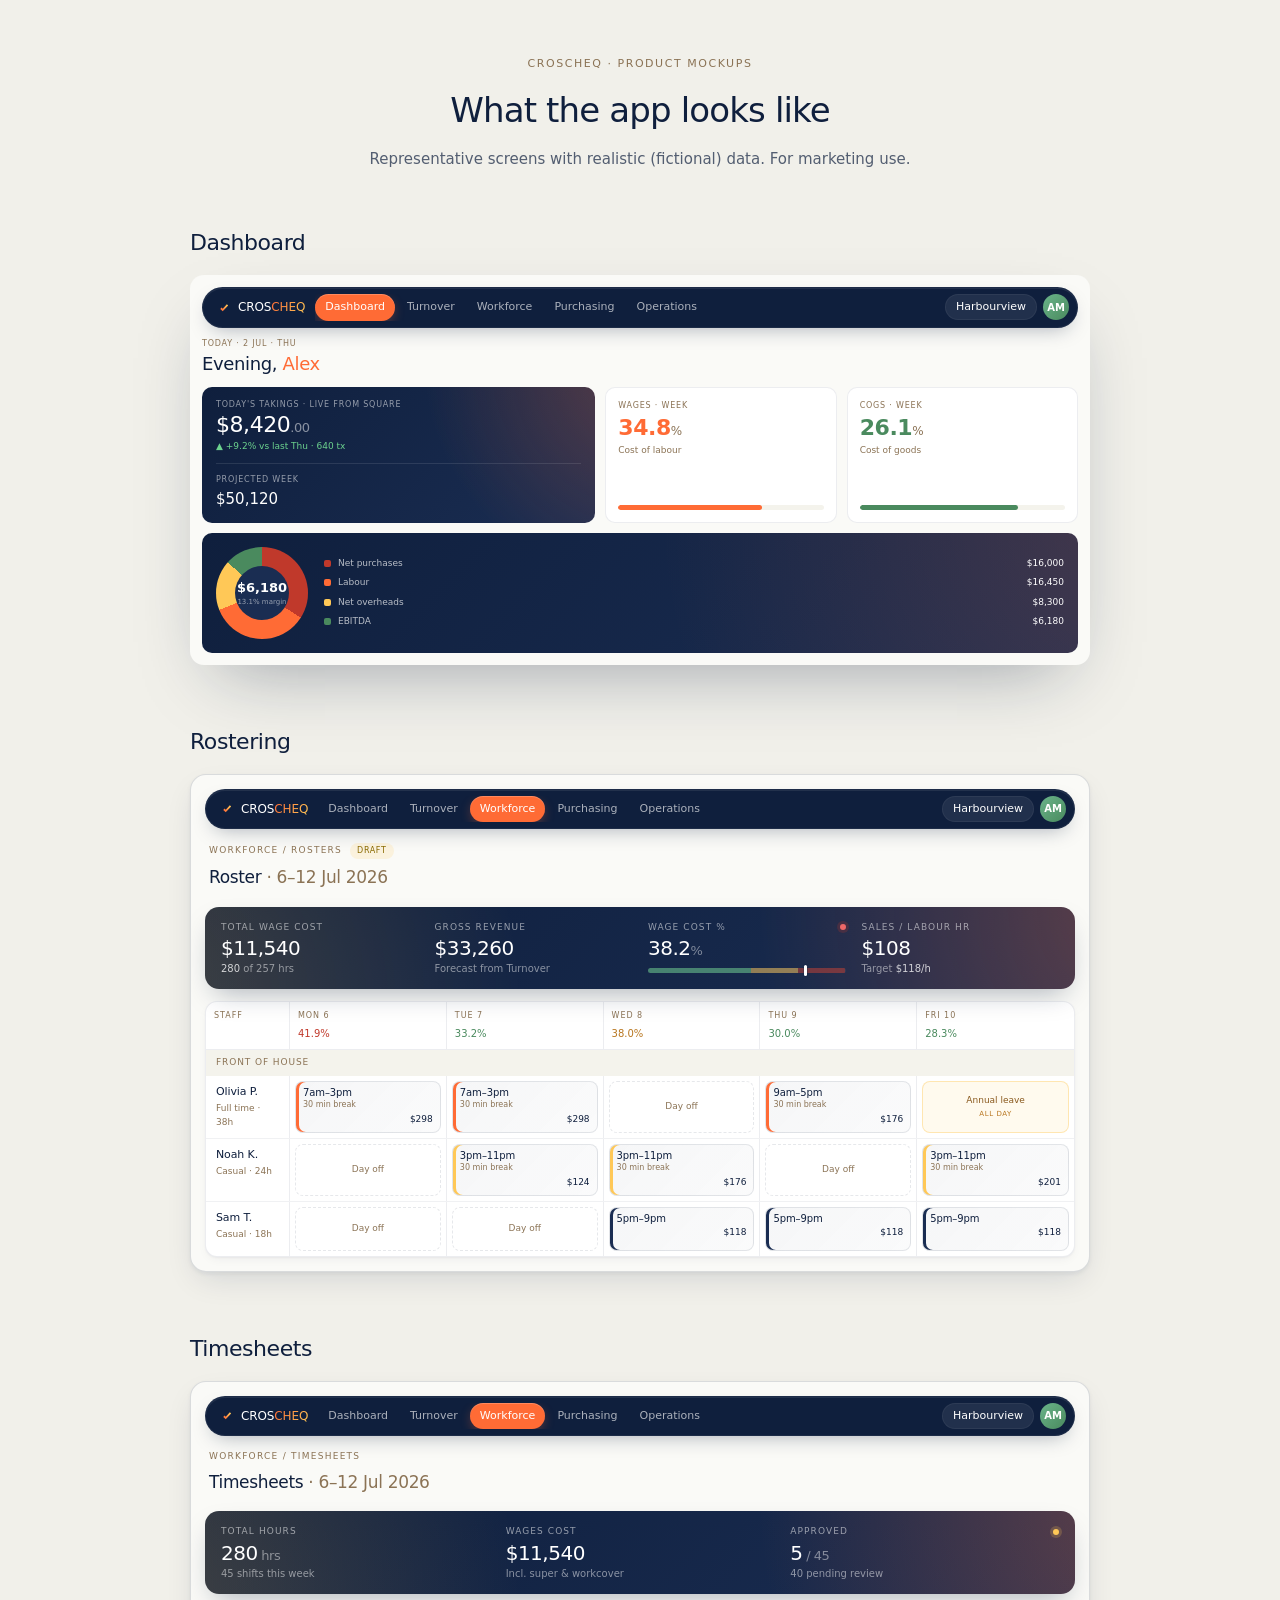
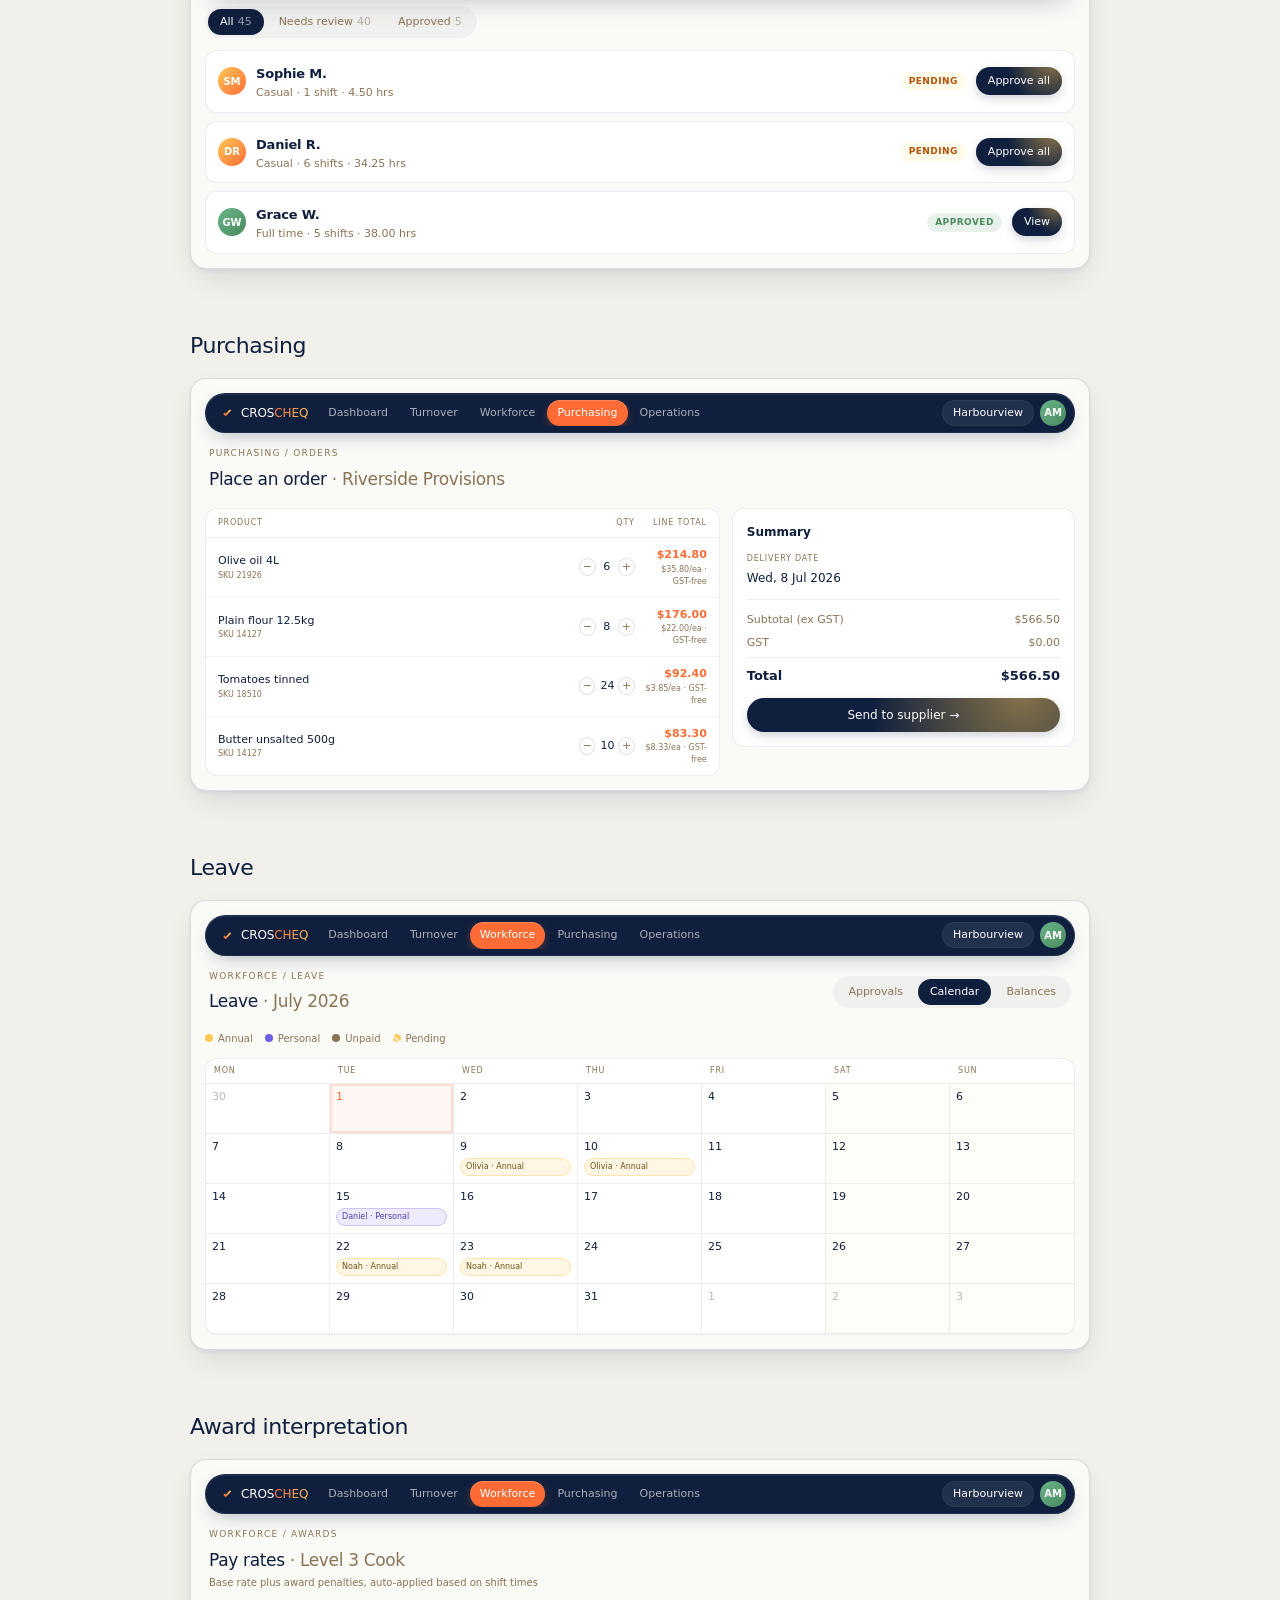
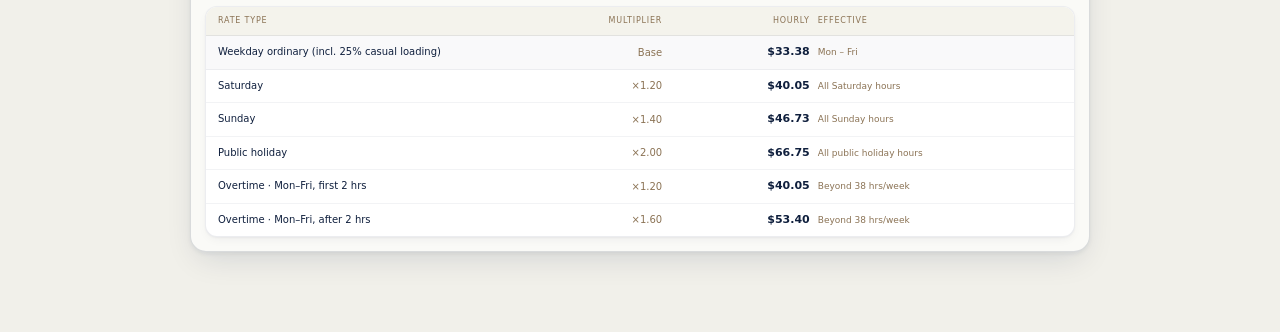
<file: marketing/mockups.html>
<!doctype html><html lang="en-AU"><head><meta charset="utf-8" />
<meta name="viewport" content="width=device-width, initial-scale=1" />
<title>CrosCheq · product mockups</title>
<link rel="preconnect" href="https://api.fontshare.com" crossorigin />
<link href="https://api.fontshare.com/v2/css?f[]=general-sans@400,500,600&display=swap" rel="stylesheet" />
<link href="https://api.fontshare.com/v2/css?f[]=space-grotesk@700&display=swap" rel="stylesheet" />
<style>/* CrosCheq landing · static · brand-matched to app.croscheq.com */

:root {
  --navy:        #0F1F3D;
  --navy-2:      #1A2D52;
  --orange:      #FF6B35;
  --orange-soft: #FF8A5C;
  --gold:        #FFC857;
  --white:       #FFFFFF;
  --off-white:   #FAFAF7;
  --surface-2:   #F4F3EC;
  --warm-grey:   #8B7355;
  --green:       #4A8A5E;
  --green-soft:  rgba(74, 138, 94, 0.12);
  --red:         #C0392B;
  --red-soft:    rgba(192, 57, 43, 0.10);
  --gold-soft:   rgba(255, 200, 87, 0.16);
  --orange-tint: rgba(255, 107, 53, 0.12);
  --navy-tint:   rgba(15, 31, 61, 0.06);
  --line:        rgba(15, 31, 61, 0.08);
  --line-strong: rgba(15, 31, 61, 0.14);
  --shadow-sm:   0 1px 2px rgba(15,31,61,.04), 0 4px 12px -4px rgba(15,31,61,.08);
  --shadow-md:   0 2px 4px rgba(15,31,61,.06), 0 12px 32px -8px rgba(15,31,61,.14);
}

* { box-sizing: border-box; }

html, body {
  margin: 0;
  padding: 0;
  background: var(--off-white);
  color: var(--navy);
  font-family: 'General Sans', 'Inter', system-ui, -apple-system, sans-serif;
  font-feature-settings: 'ss01', 'cv11', 'tnum';
  font-size: 16px;
  line-height: 1.5;
  -webkit-font-smoothing: antialiased;
  -moz-osx-font-smoothing: grayscale;
}

a { color: inherit; text-decoration: none; }

.eyebrow {
  font-size: 11px;
  font-weight: 500;
  letter-spacing: 0.14em;
  text-transform: uppercase;
  color: var(--warm-grey);
  margin-bottom: 14px;
}

/* ── Nav ───────────────────────────────────────────────────────── */

.nav {
  max-width: 1200px;
  margin: 0 auto;
  padding: 22px 32px;
  display: flex;
  align-items: center;
  justify-content: space-between;
  gap: 24px;
}

.brand {
  display: inline-flex;
  align-items: center;
  gap: 10px;
  color: var(--navy);
}

.brand-mark { color: var(--orange); display: inline-flex; }

.brand-text {
  font-size: 18px;
  font-weight: 500;
  letter-spacing: -0.015em;
}
.brand-text-ops { color: var(--orange); }

.nav-links {
  display: flex;
  align-items: center;
  gap: 24px;
}

.nav-link {
  font-size: 14px;
  color: var(--navy);
  opacity: 0.7;
  transition: opacity 0.15s;
}
.nav-link:hover { opacity: 1; }

.nav-cta {
  font-size: 14px;
  font-weight: 500;
  color: var(--navy);
  padding: 10px 18px;
  border-radius: 999px;
  border: 1px solid var(--line-strong);
  background: var(--white);
  transition: border-color 0.15s, transform 0.15s;
}
.nav-cta:hover { border-color: var(--navy); transform: translateY(-1px); }

/* ── Hero ──────────────────────────────────────────────────────── */

.hero {
  position: relative;
  max-width: 1200px;
  margin: 40px auto 80px;
  padding: 72px 32px 80px;
  background:
    radial-gradient(900px circle at 100% 0%, rgba(255, 107, 53, 0.30), transparent 55%),
    radial-gradient(720px circle at 0% 100%, rgba(255, 200, 87, 0.20), transparent 55%),
    linear-gradient(135deg, var(--navy) 0%, var(--navy-2) 100%);
  color: var(--white);
  border-radius: 24px;
  overflow: hidden;
  box-shadow: var(--shadow-md);
  display: grid;
  grid-template-columns: minmax(0, 1fr) minmax(0, 1fr);
  align-items: center;
  gap: 48px;
}

.hero-inner {
  position: relative;
  z-index: 2;
  max-width: 560px;
}

.hero-visual { position: relative; z-index: 2; perspective: 2000px; }

.hero .eyebrow { color: rgba(255, 255, 255, 0.6); }

.hero-title {
  font-size: clamp(40px, 6vw, 64px);
  font-weight: 500;
  letter-spacing: -0.03em;
  line-height: 1.02;
  margin: 0 0 22px;
}

.hero-sub {
  font-size: 18px;
  font-weight: 400;
  line-height: 1.55;
  color: rgba(255, 255, 255, 0.78);
  margin: 0 0 36px;
  max-width: 580px;
}

.hero-actions {
  display: flex;
  align-items: center;
  gap: 12px;
  flex-wrap: wrap;
}

.btn-primary {
  display: inline-flex;
  align-items: center;
  justify-content: center;
  height: 48px;
  padding: 0 26px;
  font-size: 15px;
  font-weight: 500;
  letter-spacing: -0.005em;
  color: var(--white);
  background:
    radial-gradient(circle at 88% -20%, rgba(255, 200, 87, 0.55), transparent 55%),
    var(--orange);
  border: 0;
  border-radius: 999px;
  cursor: pointer;
  box-shadow: 0 1px 2px rgba(15, 31, 61, 0.10);
  transition: transform 0.15s, box-shadow 0.15s, filter 0.15s;
}
.btn-primary:hover {
  transform: translateY(-1px);
  filter: brightness(1.04);
  box-shadow: 0 2px 6px rgba(15, 31, 61, 0.14);
}

.btn-secondary {
  display: inline-flex;
  align-items: center;
  justify-content: center;
  height: 48px;
  padding: 0 24px;
  font-size: 15px;
  font-weight: 500;
  color: var(--white);
  background: transparent;
  border: 1px solid rgba(255, 255, 255, 0.22);
  border-radius: 999px;
  cursor: pointer;
  transition: background 0.15s, border-color 0.15s;
}
.btn-secondary:hover {
  background: rgba(255, 255, 255, 0.08);
  border-color: rgba(255, 255, 255, 0.4);
}

/* ── Hero dashboard mockup (browser window) ────────────────────── */

.dash-win {
  width: 720px;
  background: var(--off-white);
  border-radius: 14px;
  overflow: hidden;
  box-shadow: 0 40px 80px -30px rgba(0, 0, 0, 0.55), 0 0 0 1px rgba(255, 255, 255, 0.06);
  transform: rotateY(-15deg) rotateX(5deg);
  transform-origin: center center;
  transition: transform 0.5s ease;
}
.dash-win:hover { transform: rotateY(-7deg) rotateX(2deg); }
.dash-body { padding: 12px; display: grid; gap: 10px; }

.dash-greet-date { font-size: 8px; letter-spacing: 0.1em; text-transform: uppercase; color: var(--warm-grey); }
.dash-greet-hi { font-size: 18px; font-weight: 500; letter-spacing: -0.02em; color: var(--navy); }
.dash-greet-hi span { color: var(--orange); }

.dash-cards { display: grid; grid-template-columns: 1.7fr 1fr 1fr; gap: 10px; }

.dash-takings {
  border-radius: 10px;
  padding: 12px 14px;
  color: #fff;
  overflow: hidden;
  background:
    radial-gradient(circle at 115% -20%, rgba(255, 107, 53, 0.30), transparent 48%),
    linear-gradient(135deg, var(--navy) 0%, var(--navy-2) 100%);
}
.dt-label { font-size: 8px; letter-spacing: 0.1em; text-transform: uppercase; color: rgba(255, 255, 255, 0.55); }
.dt-value { font-size: 22px; font-weight: 500; letter-spacing: -0.02em; line-height: 1.1; margin-top: 2px; font-feature-settings: 'tnum'; }
.dt-value .dec { font-size: 13px; color: rgba(255, 255, 255, 0.5); }
.dt-delta { font-size: 9px; color: #6cd28e; margin-top: 3px; }
.dt-proj { margin-top: 10px; padding-top: 10px; border-top: 1px solid rgba(255, 255, 255, 0.1); }
.dt-proj-val { font-size: 15px; font-weight: 500; margin-top: 2px; font-feature-settings: 'tnum'; }

.dash-stat { background: #fff; border: 1px solid var(--line); border-radius: 10px; padding: 12px; display: flex; flex-direction: column; gap: 4px; }
.ds-label { font-size: 8px; letter-spacing: 0.1em; text-transform: uppercase; color: var(--warm-grey); }
.ds-pct { font-size: 22px; font-weight: 600; letter-spacing: -0.02em; line-height: 1.1; font-feature-settings: 'tnum'; }
.ds-pct span { font-size: 12px; font-weight: 500; color: var(--warm-grey); }
.ds-pct.wages { color: var(--orange); }
.ds-pct.cogs { color: var(--green); }
.ds-sub { font-size: 9px; color: var(--warm-grey); }
.ds-bar { height: 5px; border-radius: 3px; background: var(--surface-2); overflow: hidden; margin-top: auto; }
.ds-fill { display: block; height: 100%; border-radius: 3px; }
.ds-fill.wages { background: var(--orange); }
.ds-fill.cogs { background: var(--green); }

.dash-ebitda {
  border-radius: 10px;
  padding: 14px;
  color: #fff;
  display: flex;
  align-items: center;
  gap: 16px;
  background:
    radial-gradient(circle at 110% -20%, rgba(255, 107, 53, 0.20), transparent 52%),
    linear-gradient(135deg, var(--navy) 0%, var(--navy-2) 100%);
}
.de-donut {
  width: 92px;
  height: 92px;
  border-radius: 50%;
  flex-shrink: 0;
  position: relative;
  background: conic-gradient(#C0392B 0 34%, #FF6B35 34% 69%, #FFC857 69% 86.6%, #4A8A5E 86.6% 100%);
}
.de-hole {
  position: absolute;
  inset: 19px;
  border-radius: 50%;
  background: var(--navy-2);
  display: grid;
  place-items: center;
  text-align: center;
}
.de-val { font-size: 13px; font-weight: 600; font-feature-settings: 'tnum'; }
.de-margin { font-size: 7px; color: rgba(255, 255, 255, 0.55); }
.de-legend { flex: 1; display: grid; gap: 6px; min-width: 0; }
.de-row { display: flex; align-items: center; gap: 7px; font-size: 9px; }
.de-dot { width: 7px; height: 7px; border-radius: 2px; flex-shrink: 0; }
.de-name { color: rgba(255, 255, 255, 0.7); flex: 1; }
.de-amt { color: #fff; font-weight: 500; font-feature-settings: 'tnum'; }

/* ── Section heads ─────────────────────────────────────────────── */

.section-head {
  max-width: 760px;
  margin: 0 auto 48px;
  text-align: center;
}

.section-title {
  font-size: clamp(28px, 4vw, 40px);
  font-weight: 500;
  letter-spacing: -0.025em;
  line-height: 1.1;
  margin: 0;
}

/* ── Modules ───────────────────────────────────────────────────── */

.modules {
  max-width: 1200px;
  margin: 0 auto 96px;
  padding: 0 32px;
}

.module-grid {
  display: grid;
  grid-template-columns: repeat(2, 1fr);
  gap: 16px;
}

.module-card {
  background: var(--white);
  border: 1px solid var(--line);
  border-radius: 18px;
  padding: 28px;
  box-shadow: var(--shadow-sm);
  transition: transform 0.15s, box-shadow 0.15s;
}
.module-card:hover {
  transform: translateY(-2px);
  box-shadow: var(--shadow-md);
}

.module-icon {
  width: 44px;
  height: 44px;
  display: grid;
  place-items: center;
  border-radius: 12px;
  background: rgba(255, 107, 53, 0.10);
  color: var(--orange);
  margin-bottom: 18px;
}

.module-title {
  font-size: 20px;
  font-weight: 500;
  letter-spacing: -0.02em;
  margin: 0 0 8px;
}

.module-body {
  font-size: 14px;
  line-height: 1.55;
  color: rgba(15, 31, 61, 0.72);
  margin: 0;
}

/* ── Features (module + mockup rows) ───────────────────────────── */

.features {
  max-width: 1200px;
  margin: 0 auto 96px;
  padding: 0 32px;
  display: grid;
  gap: 72px;
}

.feature-row {
  display: grid;
  grid-template-columns: 1fr 1.1fr;
  align-items: center;
  gap: 56px;
}
.feature-row.reverse .feature-copy { order: 2; }
.feature-row.reverse .feature-mock { order: 1; }

.feature-copy { max-width: 420px; }
.feature-copy .module-icon { margin-bottom: 18px; }
.feature-copy .module-title { font-size: 26px; margin-bottom: 12px; }
.feature-copy .module-body { font-size: 15px; }

.feature-points {
  list-style: none;
  margin: 18px 0 0;
  padding: 0;
  display: grid;
  gap: 8px;
}
.feature-points li {
  position: relative;
  padding-left: 22px;
  font-size: 14px;
  color: rgba(15, 31, 61, 0.72);
}
.feature-points li::before {
  content: "";
  position: absolute;
  left: 0;
  top: 7px;
  width: 7px;
  height: 7px;
  border-radius: 50%;
  background: var(--orange);
}

/* App-window frame: renders the real app page (off-white) */
.app-window {
  background: var(--off-white);
  border: 1px solid var(--line-strong);
  border-radius: 16px;
  box-shadow: var(--shadow-md);
  overflow: hidden;
}
.app-window-body { padding: 14px; }

/* App nav pill (.v3-chrome) */
.mk-nav {
  display: flex;
  align-items: center;
  gap: 4px;
  background: var(--navy);
  border: 1px solid rgba(255, 255, 255, 0.06);
  border-radius: 999px;
  padding: 6px 8px;
  box-shadow: inset 0 1px 0 rgba(255, 255, 255, 0.08), 0 8px 20px -8px rgba(15, 31, 61, 0.35);
}
.mk-nav-brand {
  display: inline-flex; align-items: center; gap: 6px;
  font-size: 12px; font-weight: 500; color: #fff; letter-spacing: -0.01em;
  padding: 0 6px; white-space: nowrap;
}
.cheq { background: linear-gradient(120deg, var(--orange), var(--gold)); -webkit-background-clip: text; background-clip: text; color: transparent; }
.mk-nav-tabs { display: flex; align-items: center; gap: 2px; min-width: 0; overflow: hidden; }
.mk-nav-tab {
  padding: 5px 10px; border-radius: 999px; font-size: 11px; font-weight: 500;
  color: rgba(255, 255, 255, 0.65); white-space: nowrap;
}
.mk-nav-tab.active {
  background: var(--orange); color: #fff;
  box-shadow: inset 0 1px 0 rgba(255, 255, 255, 0.2), 0 4px 12px -2px rgba(255, 107, 53, 0.4);
}
.mk-nav-right { display: flex; align-items: center; gap: 6px; margin-left: auto; }
.mk-nav-loc {
  display: inline-flex; align-items: center; gap: 5px; height: 26px; padding: 0 10px;
  background: rgba(255, 255, 255, 0.08); border: 1px solid rgba(255, 255, 255, 0.05);
  border-radius: 999px; font-size: 11px; color: #fff; white-space: nowrap;
}
.mk-nav-ava {
  width: 26px; height: 26px; border-radius: 50%; flex-shrink: 0;
  display: grid; place-items: center; font-size: 10px; font-weight: 600; color: #fff;
  background: linear-gradient(135deg, var(--gold), var(--orange));
}
.mk-nav-ava.green { background: linear-gradient(135deg, #6AB48A, #4A8A5E); }

/* Breadcrumb + title */
.mk-head { padding: 14px 4px 4px; }
.mk-head-row { display: flex; align-items: center; justify-content: space-between; gap: 12px; flex-wrap: wrap; row-gap: 8px; }
.mk-head-row .mk-tabs { margin: 0; }
.mk-crumb {
  display: flex; align-items: center; gap: 8px;
  font-size: 9px; font-weight: 500; letter-spacing: 0.14em; text-transform: uppercase;
  color: var(--warm-grey); margin-bottom: 6px;
}
.mk-tag {
  font-size: 8px; letter-spacing: 0.08em; padding: 2px 7px; border-radius: 999px;
  background: var(--gold-soft); color: #8a6a00;
}
.mk-title { font-size: 17px; font-weight: 500; letter-spacing: -0.02em; color: var(--navy); margin: 0; }
.mk-title .muted { color: var(--warm-grey); font-weight: 400; }

/* Dark stats banner (.v3-rd-hero) */
.mk-banner {
  position: relative; overflow: hidden;
  border-radius: 14px; padding: 14px 16px; color: #fff; margin-top: 12px;
  background:
    radial-gradient(circle at 110% -10%, rgba(255, 107, 53, 0.32), transparent 42%),
    radial-gradient(circle at -10% 120%, rgba(255, 200, 87, 0.22), transparent 42%),
    linear-gradient(135deg, var(--navy) 0%, var(--navy-2) 100%);
  box-shadow: 0 12px 28px -10px rgba(15, 31, 61, 0.35);
}
.mk-banner-grid {
  display: grid; grid-template-columns: repeat(auto-fit, minmax(108px, 1fr)); gap: 16px;
}
.mk-metric { display: flex; flex-direction: column; gap: 3px; min-width: 0; }
.mk-metric-label {
  display: flex; align-items: center; justify-content: space-between; gap: 6px;
  font-size: 9px; font-weight: 500; letter-spacing: 0.12em; text-transform: uppercase;
  color: rgba(255, 255, 255, 0.55);
}
.mk-metric-dot { width: 6px; height: 6px; border-radius: 50%; background: #6cd28e; box-shadow: 0 0 0 3px rgba(108, 210, 142, 0.18); }
.mk-metric-dot.warn { background: var(--gold); box-shadow: 0 0 0 3px rgba(255, 200, 87, 0.2); }
.mk-metric-dot.bad { background: #ef6868; box-shadow: 0 0 0 3px rgba(192, 57, 43, 0.22); }
.mk-metric-value { font-size: 20px; font-weight: 500; letter-spacing: -0.025em; line-height: 1.1; font-feature-settings: 'tnum'; }
.mk-metric-value .pct { font-size: 13px; color: rgba(255, 255, 255, 0.45); font-weight: 400; }
.mk-metric-sub { font-size: 10px; color: rgba(255, 255, 255, 0.5); line-height: 1.3; }
.mk-metric-sub strong { color: rgba(255, 255, 255, 0.78); font-weight: 500; }
.mk-bar-wrap { position: relative; margin-top: 6px; }
.mk-bar { height: 5px; background: rgba(255, 255, 255, 0.06); border-radius: 3px; display: flex; overflow: hidden; }
.mk-bar-zone { height: 100%; }
.mk-bar-zone.green { background: rgba(108, 210, 142, 0.5); }
.mk-bar-zone.amber { background: rgba(255, 200, 87, 0.5); }
.mk-bar-zone.red { background: rgba(192, 57, 43, 0.5); }
.mk-bar-marker { position: absolute; top: -3px; width: 3px; height: 11px; background: #fff; border-radius: 1.5px; box-shadow: 0 0 0 1px rgba(15, 31, 61, 0.3); }

/* White content card under banner */
.mk-card { background: #fff; border: 1px solid var(--line); border-radius: 12px; box-shadow: var(--shadow-sm); overflow: hidden; margin-top: 12px; }

/* Roster grid */
.mk-rg-head, .mk-rg-row { display: grid; grid-template-columns: 84px repeat(5, 1fr); }
.mk-rg-head { border-bottom: 1px solid var(--line); }
.mk-rg-hcell { padding: 8px; border-right: 1px solid var(--line); display: flex; flex-direction: column; gap: 4px; }
.mk-rg-hcell:last-child { border-right: 0; }
.mk-rg-dayname { font-size: 8px; letter-spacing: 0.12em; text-transform: uppercase; color: var(--warm-grey); font-weight: 500; }
.mk-rg-daycost { font-size: 10px; font-weight: 500; font-feature-settings: 'tnum'; }
.mk-rg-daycost.safe { color: #4a8a5e; }
.mk-rg-daycost.warn { color: #b8761f; }
.mk-rg-daycost.over { color: #c0392b; }
.mk-rg-section { padding: 6px 10px; font-size: 9px; letter-spacing: 0.1em; text-transform: uppercase; color: var(--warm-grey); background: var(--surface-2); font-weight: 500; }
.mk-rg-row { border-bottom: 1px solid rgba(15, 31, 61, 0.06); }
.mk-rg-row:last-child { border-bottom: 0; }
.mk-rg-staff { padding: 8px 10px; border-right: 1px solid var(--line); display: flex; flex-direction: column; gap: 2px; }
.mk-rg-staff-name { font-size: 11px; font-weight: 500; color: var(--navy); letter-spacing: -0.01em; }
.mk-rg-staff-sub { font-size: 9px; color: var(--warm-grey); font-feature-settings: 'tnum'; }
.mk-rg-cell { padding: 5px; border-right: 1px solid var(--line); display: flex; }
.mk-rg-cell:last-child { border-right: 0; }
.mk-rg-shift {
  flex: 1; border-radius: 8px; padding: 5px 7px;
  background: linear-gradient(135deg, rgba(15, 31, 61, 0.04), rgba(15, 31, 61, 0.02));
  border: 1px solid rgba(15, 31, 61, 0.1);
  box-shadow: inset 3px 0 0 var(--sh, var(--orange));
  display: flex; flex-direction: column; gap: 1px;
}
.mk-rg-shift .t { font-size: 10px; font-weight: 500; color: var(--navy); letter-spacing: -0.01em; line-height: 1.15; font-feature-settings: 'tnum'; }
.mk-rg-shift .b { font-size: 8px; color: var(--warm-grey); }
.mk-rg-shift .c { font-size: 9px; font-weight: 500; color: var(--navy); margin-top: 1px; text-align: right; font-feature-settings: 'tnum'; }
.mk-rg-off { flex: 1; border-radius: 8px; border: 1px dashed rgba(15, 31, 61, 0.1); display: grid; place-items: center; font-size: 9px; color: var(--warm-grey); min-height: 44px; }
.mk-rg-leave { flex: 1; border-radius: 8px; border: 1px solid rgba(255, 200, 87, 0.4); background: rgba(255, 200, 87, 0.1); display: flex; flex-direction: column; align-items: center; justify-content: center; gap: 2px; min-height: 44px; }
.mk-rg-leave .lt { font-size: 9px; font-weight: 500; color: #8a5a1f; }
.mk-rg-leave .lm { font-size: 7px; letter-spacing: 0.08em; text-transform: uppercase; color: #b8761f; font-weight: 500; }

/* Tab group (timesheets + leave) */
.mk-tabs { display: inline-flex; gap: 3px; background: rgba(15, 31, 61, 0.04); border-radius: 999px; padding: 3px; margin: 12px 0; }
.mk-tab { padding: 5px 12px; font-size: 11px; font-weight: 500; color: var(--warm-grey); border-radius: 999px; }
.mk-tab.active { background: var(--navy); color: #fff; }
.mk-tab .n { opacity: 0.55; margin-left: 4px; }

/* Timesheet rows */
.mk-ts { display: grid; gap: 8px; }
.mk-ts-row { display: flex; align-items: center; gap: 10px; background: #fff; border: 1px solid var(--line); border-radius: 12px; padding: 10px 12px; }
.mk-ava { width: 28px; height: 28px; border-radius: 50%; display: grid; place-items: center; font-size: 10px; font-weight: 700; color: #fff; flex-shrink: 0; background: linear-gradient(135deg, var(--gold), var(--orange)); }
.mk-ava.green { background: linear-gradient(135deg, #6AB48A, #4A8A5E); }
.mk-ts-info { flex: 1; min-width: 0; }
.mk-ts-name { font-size: 13px; font-weight: 600; color: var(--navy); letter-spacing: -0.015em; }
.mk-ts-meta { font-size: 11px; color: var(--warm-grey); }
.mk-pill-pending { background: #fffbeb; color: #b45309; font-size: 9px; font-weight: 700; letter-spacing: 0.05em; text-transform: uppercase; padding: 3px 8px; border-radius: 999px; white-space: nowrap; }
.mk-pill-approved { background: var(--green-soft); color: var(--green); font-size: 9px; font-weight: 700; letter-spacing: 0.05em; text-transform: uppercase; padding: 3px 8px; border-radius: 999px; white-space: nowrap; }
.mk-btn-navy {
  display: inline-flex; align-items: center; gap: 4px; height: 28px; padding: 0 12px;
  border-radius: 999px; font-size: 11px; font-weight: 500; color: #fff; white-space: nowrap;
  background: radial-gradient(circle at 88% -20%, rgba(255, 200, 87, 0.5), transparent 55%), var(--navy);
  box-shadow: 0 4px 12px -2px rgba(15, 31, 61, 0.25);
}

/* Purchasing order layout */
.mk-order { display: grid; grid-template-columns: 1.5fr 1fr; gap: 12px; margin-top: 12px; align-items: start; }
.mk-order-items { background: #fff; border: 1px solid var(--line); border-radius: 12px; overflow: hidden; }
.mk-oi-head, .mk-oi-row { display: grid; grid-template-columns: 1fr 56px 64px; gap: 8px; align-items: center; }
.mk-oi-head { padding: 8px 12px; border-bottom: 1px solid var(--line); font-size: 8px; letter-spacing: 0.1em; text-transform: uppercase; color: var(--warm-grey); }
.mk-oi-head span:nth-child(2), .mk-oi-head span:nth-child(3) { text-align: right; }
.mk-oi-row { padding: 9px 12px; border-bottom: 1px solid rgba(15, 31, 61, 0.05); }
.mk-oi-row:last-child { border-bottom: 0; }
.mk-oi-prod { font-size: 11px; font-weight: 500; color: var(--navy); }
.mk-oi-sku { font-size: 8px; color: var(--warm-grey); font-feature-settings: 'tnum'; }
.mk-oi-stepper { display: inline-flex; align-items: center; gap: 5px; justify-content: flex-end; }
.mk-oi-step { width: 18px; height: 18px; border-radius: 50%; border: 1px solid var(--line-strong); display: grid; place-items: center; font-size: 11px; color: var(--warm-grey); }
.mk-oi-qty { font-size: 11px; font-weight: 500; min-width: 12px; text-align: center; font-feature-settings: 'tnum'; }
.mk-oi-total { text-align: right; }
.mk-oi-total .lt { font-size: 11px; font-weight: 600; color: var(--orange); font-feature-settings: 'tnum'; }
.mk-oi-total .up { font-size: 8px; color: var(--warm-grey); font-feature-settings: 'tnum'; }

.mk-summary { background: #fff; border: 1px solid var(--line); border-radius: 12px; padding: 14px; }
.mk-summary-title { font-size: 12px; font-weight: 600; color: var(--navy); margin-bottom: 12px; }
.mk-sum-label { font-size: 8px; letter-spacing: 0.1em; text-transform: uppercase; color: var(--warm-grey); margin-bottom: 4px; }
.mk-sum-date { font-size: 12px; font-weight: 500; color: var(--navy); padding-bottom: 12px; border-bottom: 1px solid var(--line); margin-bottom: 12px; }
.mk-sum-row { display: flex; justify-content: space-between; font-size: 11px; color: var(--warm-grey); margin-bottom: 6px; font-feature-settings: 'tnum'; }
.mk-sum-row.total { font-size: 13px; font-weight: 600; color: var(--navy); padding-top: 8px; border-top: 1px solid var(--line); margin-top: 4px; }
.mk-sum-btn { display: flex; align-items: center; justify-content: center; gap: 5px; height: 34px; margin-top: 12px; border-radius: 999px; font-size: 12px; font-weight: 500; color: #fff; background: radial-gradient(circle at 88% -20%, rgba(255, 200, 87, 0.5), transparent 55%), var(--navy); box-shadow: 0 4px 12px -2px rgba(15, 31, 61, 0.25); }

/* Leave legend + month calendar */
.mk-legend { display: flex; flex-wrap: wrap; gap: 12px; margin: 12px 0; }
.mk-leg { display: inline-flex; align-items: center; gap: 5px; font-size: 10px; color: var(--warm-grey); }
.mk-leg-dot { width: 8px; height: 8px; border-radius: 50%; }
.mk-leg-dot.annual { background: var(--gold); }
.mk-leg-dot.personal { background: #6c5ce7; }
.mk-leg-dot.unpaid { background: var(--warm-grey); }
.mk-leg-dot.pending { background: repeating-linear-gradient(45deg, var(--gold) 0 3px, rgba(255, 200, 87, 0.4) 3px 6px); }

.mk-cal { background: #fff; border: 1px solid var(--line); border-radius: 12px; overflow: hidden; }
.mk-cal-dow { display: grid; grid-template-columns: repeat(7, 1fr); border-bottom: 1px solid var(--line); }
.mk-cal-dow span { padding: 6px 8px; font-size: 8px; letter-spacing: 0.1em; text-transform: uppercase; color: var(--warm-grey); font-weight: 500; }
.mk-cal-grid { display: grid; grid-template-columns: repeat(7, 1fr); }
.mk-cal-cell { min-height: 50px; border-right: 1px solid var(--line); border-bottom: 1px solid var(--line); padding: 5px 6px; display: flex; flex-direction: column; gap: 3px; }
.mk-cal-cell:nth-child(7n) { border-right: 0; }
.mk-cal-day { font-size: 11px; font-weight: 500; color: var(--navy); font-feature-settings: 'tnum'; }
.mk-cal-cell.muted .mk-cal-day { color: rgba(15, 31, 61, 0.3); }
.mk-cal-cell.weekend { background: rgba(255, 200, 87, 0.04); }
.mk-cal-cell.today { background: rgba(255, 107, 53, 0.05); box-shadow: inset 0 0 0 2px rgba(255, 107, 53, 0.18); }
.mk-cal-cell.today .mk-cal-day { color: var(--orange); }
.mk-cal-pill { font-size: 8px; font-weight: 500; padding: 2px 5px; border-radius: 999px; white-space: nowrap; overflow: hidden; text-overflow: ellipsis; }
.mk-cal-pill.annual { background: rgba(255, 200, 87, 0.16); border: 1px solid rgba(255, 200, 87, 0.4); color: #6c5418; }
.mk-cal-pill.personal { background: rgba(108, 92, 231, 0.12); border: 1px solid rgba(108, 92, 231, 0.28); color: #4a3eb5; }

/* Award pay-rates mockup */
.mk-pr-sub { font-size: 10px; color: var(--warm-grey); margin: 2px 0 0; }
.mk-pr { background: #fff; border: 1px solid var(--line); border-radius: 12px; box-shadow: var(--shadow-sm); overflow: hidden; margin-top: 12px; }
.mk-pr-head, .mk-pr-row { display: grid; grid-template-columns: 1.8fr 0.7fr 0.8fr 1.4fr; gap: 8px; align-items: center; }
.mk-pr-head { padding: 8px 12px; border-bottom: 1px solid var(--line); background: var(--surface-2); font-size: 8px; letter-spacing: 0.1em; text-transform: uppercase; color: var(--warm-grey); }
.mk-pr-head span:nth-child(2), .mk-pr-head span:nth-child(3) { text-align: right; }
.mk-pr-row { padding: 8px 12px; border-bottom: 1px solid rgba(15, 31, 61, 0.05); }
.mk-pr-row:last-child { border-bottom: 0; }
.mk-pr-row.base { background: rgba(15, 31, 61, 0.025); }
.mk-pr-type { font-size: 10px; font-weight: 500; color: var(--navy); line-height: 1.2; }
.mk-pr-mult { font-size: 10px; color: var(--warm-grey); text-align: right; font-feature-settings: 'tnum'; }
.mk-pr-rate { font-size: 11px; font-weight: 600; color: var(--navy); text-align: right; font-feature-settings: 'tnum'; }
.mk-pr-eff { font-size: 9px; color: var(--warm-grey); line-height: 1.2; }

/* ── Integrations ──────────────────────────────────────────────── */

.integrations {
  max-width: 1200px;
  margin: 0 auto 96px;
  padding: 0 32px;
}
.integ-grid {
  display: grid;
  grid-template-columns: repeat(3, 1fr);
  gap: 16px;
}
.integ-card {
  background: var(--white);
  border: 1px solid var(--line);
  border-radius: 18px;
  padding: 28px;
  box-shadow: var(--shadow-sm);
}
.integ-logo { height: 44px; display: flex; align-items: center; margin-bottom: 16px; }
.integ-name { font-size: 18px; font-weight: 500; letter-spacing: -0.01em; margin: 0 0 8px; }
.integ-body { font-size: 14px; line-height: 1.55; color: rgba(15, 31, 61, 0.72); margin: 0; }
.integ-ico {
  width: 44px; height: 44px; border-radius: 12px; display: grid; place-items: center;
  background: rgba(255, 107, 53, 0.10); color: var(--orange);
}
.integ-soon { border-style: dashed; background: transparent; box-shadow: none; }
.integ-logo-soon {
  width: 44px; height: 44px; border-radius: 12px; display: grid; place-items: center;
  background: var(--surface-2); color: var(--warm-grey); font-size: 26px; font-weight: 300; line-height: 1;
}

/* ── More capabilities ─────────────────────────────────────────── */

.more {
  max-width: 1200px;
  margin: 0 auto 96px;
  padding: 0 32px;
}
.more-grid {
  display: grid;
  grid-template-columns: repeat(3, 1fr);
  gap: 16px;
}
.more-card {
  background: var(--white);
  border: 1px solid var(--line);
  border-radius: 16px;
  padding: 22px;
  box-shadow: var(--shadow-sm);
  transition: transform 0.15s, box-shadow 0.15s;
}
.more-card:hover { transform: translateY(-2px); box-shadow: var(--shadow-md); }
.more-ico {
  width: 40px; height: 40px; border-radius: 11px; display: grid; place-items: center;
  background: rgba(255, 107, 53, 0.10); color: var(--orange); margin-bottom: 14px;
}
.more-title { font-size: 15px; font-weight: 500; letter-spacing: -0.01em; margin: 0 0 6px; }
.more-body { font-size: 13px; line-height: 1.5; color: rgba(15, 31, 61, 0.7); margin: 0; }

/* ── Built for ─────────────────────────────────────────────────── */

.built-for {
  background: var(--surface-2);
  padding: 96px 32px;
  margin-bottom: 0;
}

.built-for-inner {
  max-width: 760px;
  margin: 0 auto;
  text-align: center;
}

.built-for-body {
  font-size: 17px;
  line-height: 1.6;
  color: rgba(15, 31, 61, 0.78);
  margin: 22px auto 0;
  max-width: 620px;
}

/* ── Contact ───────────────────────────────────────────────────── */

.contact {
  padding: 96px 32px;
  text-align: center;
}

.contact-inner {
  max-width: 600px;
  margin: 0 auto;
}

.contact-body {
  font-size: 16px;
  line-height: 1.6;
  color: rgba(15, 31, 61, 0.72);
  margin: 22px 0 32px;
}

/* ── Apply page ────────────────────────────────────────────────── */

.apply {
  max-width: 720px;
  margin: 0 auto;
  padding: 40px 32px 96px;
}

.apply-inner {
  background: var(--white);
  border: 1px solid var(--line);
  border-radius: 20px;
  padding: 48px;
  box-shadow: var(--shadow-sm);
}

.apply-title {
  font-size: clamp(28px, 4vw, 40px);
  font-weight: 500;
  letter-spacing: -0.025em;
  line-height: 1.1;
  margin: 0 0 14px;
}

.apply-sub {
  font-size: 15px;
  line-height: 1.55;
  color: rgba(15, 31, 61, 0.72);
  margin: 0 0 36px;
}

.apply-form { display: grid; gap: 20px; }

.form-row { display: grid; gap: 6px; }
.form-row.two-col {
  grid-template-columns: 1fr 1fr;
  gap: 16px;
}
.form-row.two-col > div { display: grid; gap: 6px; }

.form-label {
  font-size: 12px;
  font-weight: 500;
  letter-spacing: 0.04em;
  text-transform: uppercase;
  color: var(--warm-grey);
}

.form-input {
  width: 100%;
  height: 44px;
  padding: 0 14px;
  font-family: inherit;
  font-size: 15px;
  font-weight: 400;
  color: var(--navy);
  background: var(--off-white);
  border: 1px solid var(--line-strong);
  border-radius: 999px;
  outline: none;
  transition: border-color 0.15s, background 0.15s, box-shadow 0.15s;
  appearance: none;
}
textarea.form-input {
  height: auto;
  padding: 12px 16px;
  line-height: 1.5;
  resize: vertical;
  min-height: 100px;
  border-radius: 22px;
}
select.form-input {
  background-image: url("data:image/svg+xml,%3Csvg xmlns='http://www.w3.org/2000/svg' width='12' height='12' viewBox='0 0 16 16'%3E%3Cpath d='M3 6l5 5 5-5' fill='none' stroke='%230F1F3D' stroke-width='2' stroke-linecap='round' stroke-linejoin='round'/%3E%3C/svg%3E");
  background-repeat: no-repeat;
  background-position: right 14px center;
  padding-right: 36px;
}
.form-input:focus {
  border-color: var(--orange);
  background: var(--white);
  box-shadow: 0 0 0 3px rgba(255, 107, 53, 0.12);
}

.form-actions {
  margin-top: 8px;
  display: grid;
  gap: 10px;
  justify-items: start;
}

.form-fineprint {
  font-size: 12px;
  color: var(--warm-grey);
  margin: 0;
}

/* ── Footer ────────────────────────────────────────────────────── */

.footer {
  border-top: 1px solid var(--line);
  background: var(--white);
}

.footer-inner {
  max-width: 1200px;
  margin: 0 auto;
  padding: 32px;
  display: flex;
  align-items: center;
  justify-content: space-between;
  gap: 16px;
  flex-wrap: wrap;
}

.footer-brand {
  font-size: 14px;
  font-weight: 500;
  letter-spacing: -0.01em;
}

.footer-meta {
  display: flex;
  align-items: center;
  gap: 24px;
  font-size: 13px;
  color: var(--warm-grey);
}
.footer-meta a { color: var(--warm-grey); transition: color 0.15s; }
.footer-meta a:hover { color: var(--navy); }

/* ── Responsive ────────────────────────────────────────────────── */

@media (max-width: 960px) {
  .hero { grid-template-columns: 1fr; gap: 40px; }
  .hero-visual { perspective: none; }
  .dash-win { width: 100%; transform: none; }
}

@media (max-width: 760px) {
  .nav { padding: 18px 20px; }
  .nav-links { gap: 14px; }
  .nav-link { display: none; }
  .hero { margin: 16px 16px 56px; padding: 56px 24px 64px; border-radius: 18px; }
  .dash-cards { grid-template-columns: 1fr; }
  .hero-title { font-size: 38px; }
  .hero-sub { font-size: 16px; }
  .modules { padding: 0 16px; margin-bottom: 64px; }
  .module-grid { grid-template-columns: 1fr; }
  .features { padding: 0 16px; margin-bottom: 64px; gap: 48px; }
  .feature-row { grid-template-columns: 1fr; gap: 24px; }
  .feature-row.reverse .feature-copy { order: 1; }
  .feature-row.reverse .feature-mock { order: 2; }
  .feature-copy { max-width: none; }
  .app-window-body { padding: 12px; }
  .mk-nav-tabs { display: none; }
  .mk-nav-loc { display: none; }
  .mk-order { grid-template-columns: 1fr; }
  .integrations { padding: 0 16px; margin-bottom: 64px; }
  .integ-grid { grid-template-columns: 1fr; }
  .more { padding: 0 16px; margin-bottom: 64px; }
  .more-grid { grid-template-columns: repeat(2, 1fr); }
  .built-for, .contact { padding: 64px 20px; }
  .footer-inner { padding: 24px 20px; flex-direction: column; align-items: flex-start; }
  .apply { padding: 24px 16px 64px; }
  .apply-inner { padding: 32px 24px; border-radius: 16px; }
  .form-row.two-col { grid-template-columns: 1fr; }
}
</style>
<style>
  html, body { background: #f1f0ea; margin: 0; }
  body { padding: 56px 24px 80px; }
  .page-head { max-width: 900px; margin: 0 auto 56px; text-align: center; }
  .page-head .eyebrow { font-size: 11px; font-weight: 500; letter-spacing: 0.14em; text-transform: uppercase; color: var(--warm-grey); margin-bottom: 12px; }
  .page-head h1 { font-size: 34px; font-weight: 500; letter-spacing: -0.025em; margin: 0 0 12px; }
  .page-head p { font-size: 15px; color: rgba(15,31,61,0.7); margin: 0; }
  .wrap { max-width: 900px; margin: 0 auto; display: grid; gap: 60px; }
  .shot-label { margin-bottom: 16px; }
  .shot-label h2 { font-size: 22px; font-weight: 500; letter-spacing: -0.02em; margin: 0; }
  .shot .app-window { width: 100%; }
  .shot .dash-win { width: 100%; transform: none; box-shadow: 0 30px 70px -28px rgba(15,31,61,0.38); }
</style></head><body>
  <div class="page-head">
    <div class="eyebrow">CrosCheq · product mockups</div>
    <h1>What the app looks like</h1>
    <p>Representative screens with realistic (fictional) data. For marketing use.</p>
  </div>
  <div class="wrap">
      <section class="shot">
        <div class="shot-label"><h2>Dashboard</h2></div>
        <div class="dash-win">
          <div class="dash-body">
            <div class="mk-nav">
              <span class="mk-nav-brand">
                <svg viewBox="0 0 100 100" width="15" height="15" fill="none" aria-hidden="true">
                  <defs><linearGradient id="tick-g14" x1="26" y1="67" x2="70" y2="33" gradientUnits="userSpaceOnUse"><stop offset="0" stop-color="#FF6B35"/><stop offset="1" stop-color="#FFC857"/></linearGradient></defs>
                  <path d="M26 55 L38 67 L70 33" stroke="url(#tick-g14)" stroke-width="12" stroke-linecap="butt" stroke-linejoin="miter" stroke-miterlimit="12"/>
                </svg>
                <span class="wm">CROS<span class="cheq">CHEQ</span></span>
              </span>
              <span class="mk-nav-tabs">
                <span class="mk-nav-tab active">Dashboard</span>
                <span class="mk-nav-tab">Turnover</span>
                <span class="mk-nav-tab">Workforce</span>
                <span class="mk-nav-tab">Purchasing</span>
                <span class="mk-nav-tab">Operations</span>
              </span>
              <span class="mk-nav-right">
                <span class="mk-nav-loc">Harbourview</span>
                <span class="mk-nav-ava green">AM</span>
              </span>
            </div>

            <div class="dash-greet">
              <div class="dash-greet-date">Today · 2 Jul · Thu</div>
              <div class="dash-greet-hi">Evening, <span>Alex</span></div>
            </div>

            <div class="dash-cards">
              <div class="dash-takings">
                <div class="dt-label">Today's takings · Live from Square</div>
                <div class="dt-value">$8,420<span class="dec">.00</span></div>
                <div class="dt-delta">▲ +9.2% vs last Thu · 640 tx</div>
                <div class="dt-proj">
                  <div class="dt-label">Projected week</div>
                  <div class="dt-proj-val">$50,120</div>
                </div>
              </div>
              <div class="dash-stat">
                <div class="ds-label">Wages · week</div>
                <div class="ds-pct wages">34.8<span>%</span></div>
                <div class="ds-sub">Cost of labour</div>
                <div class="ds-bar"><span class="ds-fill wages" style="width:70%"></span></div>
              </div>
              <div class="dash-stat">
                <div class="ds-label">COGS · week</div>
                <div class="ds-pct cogs">26.1<span>%</span></div>
                <div class="ds-sub">Cost of goods</div>
                <div class="ds-bar"><span class="ds-fill cogs" style="width:77%"></span></div>
              </div>
            </div>

            <div class="dash-ebitda">
              <div class="de-donut">
                <div class="de-hole">
                  <div>
                    <div class="de-val">$6,180</div>
                    <div class="de-margin">13.1% margin</div>
                  </div>
                </div>
              </div>
              <div class="de-legend">
                <div class="de-row"><span class="de-dot" style="background:#C0392B"></span><span class="de-name">Net purchases</span><span class="de-amt">$16,000</span></div>
                <div class="de-row"><span class="de-dot" style="background:#FF6B35"></span><span class="de-name">Labour</span><span class="de-amt">$16,450</span></div>
                <div class="de-row"><span class="de-dot" style="background:#FFC857"></span><span class="de-name">Net overheads</span><span class="de-amt">$8,300</span></div>
                <div class="de-row"><span class="de-dot" style="background:#4A8A5E"></span><span class="de-name">EBITDA</span><span class="de-amt">$6,180</span></div>
              </div>
            </div>
          </div>
        </div>
      </section>
      <section class="shot">
        <div class="shot-label"><h2>Rostering</h2></div>
        <div class="app-window">
              <div class="app-window-body" data-mock="rostering">
                <div class="mk-nav">
                  <span class="mk-nav-brand">
                    <svg viewBox="0 0 100 100" width="15" height="15" fill="none" aria-hidden="true">
                      <defs><linearGradient id="tick-g15" x1="26" y1="67" x2="70" y2="33" gradientUnits="userSpaceOnUse"><stop offset="0" stop-color="#FF6B35"/><stop offset="1" stop-color="#FFC857"/></linearGradient></defs>
                      <path d="M26 55 L38 67 L70 33" stroke="url(#tick-g15)" stroke-width="12" stroke-linecap="butt" stroke-linejoin="miter" stroke-miterlimit="12"/>
                    </svg>
                    <span class="wm">CROS<span class="cheq">CHEQ</span></span>
                  </span>
                  <span class="mk-nav-tabs">
                    <span class="mk-nav-tab">Dashboard</span>
                    <span class="mk-nav-tab">Turnover</span>
                    <span class="mk-nav-tab active">Workforce</span>
                    <span class="mk-nav-tab">Purchasing</span>
                    <span class="mk-nav-tab">Operations</span>
                  </span>
                  <span class="mk-nav-right">
                    <span class="mk-nav-loc">Harbourview</span>
                    <span class="mk-nav-ava green">AM</span>
                  </span>
                </div>

                <div class="mk-head">
                  <div class="mk-crumb">Workforce / Rosters <span class="mk-tag">DRAFT</span></div>
                  <h4 class="mk-title">Roster <span class="muted">· 6–12 Jul 2026</span></h4>
                </div>

                <div class="mk-banner">
                  <div class="mk-banner-grid">
                    <div class="mk-metric">
                      <div class="mk-metric-label">Total wage cost</div>
                      <div class="mk-metric-value">$11,540</div>
                      <div class="mk-metric-sub"><strong>280</strong> of 257 hrs</div>
                    </div>
                    <div class="mk-metric">
                      <div class="mk-metric-label">Gross revenue</div>
                      <div class="mk-metric-value">$33,260</div>
                      <div class="mk-metric-sub">Forecast from Turnover</div>
                    </div>
                    <div class="mk-metric">
                      <div class="mk-metric-label">Wage cost % <span class="mk-metric-dot bad"></span></div>
                      <div class="mk-metric-value">38.2<span class="pct">%</span></div>
                      <div class="mk-bar-wrap">
                        <div class="mk-bar">
                          <span class="mk-bar-zone green" style="width:52%"></span>
                          <span class="mk-bar-zone amber" style="width:24%"></span>
                          <span class="mk-bar-zone red" style="width:24%"></span>
                        </div>
                        <span class="mk-bar-marker" style="left:79%"></span>
                      </div>
                    </div>
                    <div class="mk-metric">
                      <div class="mk-metric-label">Sales / labour hr</div>
                      <div class="mk-metric-value">$108</div>
                      <div class="mk-metric-sub">Target <strong>$118/h</strong></div>
                    </div>
                  </div>
                </div>

                <div class="mk-card">
                  <div class="mk-rg-head">
                    <div class="mk-rg-hcell"><span class="mk-rg-dayname">Staff</span></div>
                    <div class="mk-rg-hcell"><span class="mk-rg-dayname">Mon 6</span><span class="mk-rg-daycost over">41.9%</span></div>
                    <div class="mk-rg-hcell"><span class="mk-rg-dayname">Tue 7</span><span class="mk-rg-daycost safe">33.2%</span></div>
                    <div class="mk-rg-hcell"><span class="mk-rg-dayname">Wed 8</span><span class="mk-rg-daycost warn">38.0%</span></div>
                    <div class="mk-rg-hcell"><span class="mk-rg-dayname">Thu 9</span><span class="mk-rg-daycost safe">30.0%</span></div>
                    <div class="mk-rg-hcell"><span class="mk-rg-dayname">Fri 10</span><span class="mk-rg-daycost safe">28.3%</span></div>
                  </div>

                  <div class="mk-rg-section">Front of House</div>

                  <div class="mk-rg-row">
                    <div class="mk-rg-staff"><span class="mk-rg-staff-name">Olivia P.</span><span class="mk-rg-staff-sub">Full time · 38h</span></div>
                    <div class="mk-rg-cell"><div class="mk-rg-shift" style="--sh:#FF6B35"><span class="t">7am–3pm</span><span class="b">30 min break</span><span class="c">$298</span></div></div>
                    <div class="mk-rg-cell"><div class="mk-rg-shift" style="--sh:#FF6B35"><span class="t">7am–3pm</span><span class="b">30 min break</span><span class="c">$298</span></div></div>
                    <div class="mk-rg-cell"><div class="mk-rg-off">Day off</div></div>
                    <div class="mk-rg-cell"><div class="mk-rg-shift" style="--sh:#FF6B35"><span class="t">9am–5pm</span><span class="b">30 min break</span><span class="c">$176</span></div></div>
                    <div class="mk-rg-cell"><div class="mk-rg-leave"><span class="lt">Annual leave</span><span class="lm">All day</span></div></div>
                  </div>

                  <div class="mk-rg-row">
                    <div class="mk-rg-staff"><span class="mk-rg-staff-name">Noah K.</span><span class="mk-rg-staff-sub">Casual · 24h</span></div>
                    <div class="mk-rg-cell"><div class="mk-rg-off">Day off</div></div>
                    <div class="mk-rg-cell"><div class="mk-rg-shift" style="--sh:#FFC857"><span class="t">3pm–11pm</span><span class="b">30 min break</span><span class="c">$124</span></div></div>
                    <div class="mk-rg-cell"><div class="mk-rg-shift" style="--sh:#FFC857"><span class="t">3pm–11pm</span><span class="b">30 min break</span><span class="c">$176</span></div></div>
                    <div class="mk-rg-cell"><div class="mk-rg-off">Day off</div></div>
                    <div class="mk-rg-cell"><div class="mk-rg-shift" style="--sh:#FFC857"><span class="t">3pm–11pm</span><span class="b">30 min break</span><span class="c">$201</span></div></div>
                  </div>

                  <div class="mk-rg-row">
                    <div class="mk-rg-staff"><span class="mk-rg-staff-name">Sam T.</span><span class="mk-rg-staff-sub">Casual · 18h</span></div>
                    <div class="mk-rg-cell"><div class="mk-rg-off">Day off</div></div>
                    <div class="mk-rg-cell"><div class="mk-rg-off">Day off</div></div>
                    <div class="mk-rg-cell"><div class="mk-rg-shift" style="--sh:#1A2D52"><span class="t">5pm–9pm</span><span class="c">$118</span></div></div>
                    <div class="mk-rg-cell"><div class="mk-rg-shift" style="--sh:#1A2D52"><span class="t">5pm–9pm</span><span class="c">$118</span></div></div>
                    <div class="mk-rg-cell"><div class="mk-rg-shift" style="--sh:#1A2D52"><span class="t">5pm–9pm</span><span class="c">$118</span></div></div>
                  </div>
                </div>
              </div>
            </div>
      </section>
      <section class="shot">
        <div class="shot-label"><h2>Timesheets</h2></div>
        <div class="app-window">
              <div class="app-window-body" data-mock="timesheets">
                <div class="mk-nav">
                  <span class="mk-nav-brand">
                    <svg viewBox="0 0 100 100" width="15" height="15" fill="none" aria-hidden="true">
                      <defs><linearGradient id="tick-g16" x1="26" y1="67" x2="70" y2="33" gradientUnits="userSpaceOnUse"><stop offset="0" stop-color="#FF6B35"/><stop offset="1" stop-color="#FFC857"/></linearGradient></defs>
                      <path d="M26 55 L38 67 L70 33" stroke="url(#tick-g16)" stroke-width="12" stroke-linecap="butt" stroke-linejoin="miter" stroke-miterlimit="12"/>
                    </svg>
                    <span class="wm">CROS<span class="cheq">CHEQ</span></span>
                  </span>
                  <span class="mk-nav-tabs">
                    <span class="mk-nav-tab">Dashboard</span>
                    <span class="mk-nav-tab">Turnover</span>
                    <span class="mk-nav-tab active">Workforce</span>
                    <span class="mk-nav-tab">Purchasing</span>
                    <span class="mk-nav-tab">Operations</span>
                  </span>
                  <span class="mk-nav-right">
                    <span class="mk-nav-loc">Harbourview</span>
                    <span class="mk-nav-ava green">AM</span>
                  </span>
                </div>

                <div class="mk-head">
                  <div class="mk-crumb">Workforce / Timesheets</div>
                  <h4 class="mk-title">Timesheets <span class="muted">· 6–12 Jul 2026</span></h4>
                </div>

                <div class="mk-banner">
                  <div class="mk-banner-grid">
                    <div class="mk-metric">
                      <div class="mk-metric-label">Total hours</div>
                      <div class="mk-metric-value">280<span class="pct"> hrs</span></div>
                      <div class="mk-metric-sub">45 shifts this week</div>
                    </div>
                    <div class="mk-metric">
                      <div class="mk-metric-label">Wages cost</div>
                      <div class="mk-metric-value">$11,540</div>
                      <div class="mk-metric-sub">Incl. super &amp; workcover</div>
                    </div>
                    <div class="mk-metric">
                      <div class="mk-metric-label">Approved <span class="mk-metric-dot warn"></span></div>
                      <div class="mk-metric-value">5<span class="pct"> / 45</span></div>
                      <div class="mk-metric-sub">40 pending review</div>
                    </div>
                  </div>
                </div>

                <div class="mk-tabs">
                  <span class="mk-tab active">All<span class="n">45</span></span>
                  <span class="mk-tab">Needs review<span class="n">40</span></span>
                  <span class="mk-tab">Approved<span class="n">5</span></span>
                </div>

                <div class="mk-ts">
                  <div class="mk-ts-row">
                    <span class="mk-ava">SM</span>
                    <span class="mk-ts-info"><span class="mk-ts-name">Sophie M.</span><div class="mk-ts-meta">Casual · 1 shift · 4.50 hrs</div></span>
                    <span class="mk-pill-pending">Pending</span>
                    <span class="mk-btn-navy">Approve all</span>
                  </div>
                  <div class="mk-ts-row">
                    <span class="mk-ava">DR</span>
                    <span class="mk-ts-info"><span class="mk-ts-name">Daniel R.</span><div class="mk-ts-meta">Casual · 6 shifts · 34.25 hrs</div></span>
                    <span class="mk-pill-pending">Pending</span>
                    <span class="mk-btn-navy">Approve all</span>
                  </div>
                  <div class="mk-ts-row">
                    <span class="mk-ava green">GW</span>
                    <span class="mk-ts-info"><span class="mk-ts-name">Grace W.</span><div class="mk-ts-meta">Full time · 5 shifts · 38.00 hrs</div></span>
                    <span class="mk-pill-approved">Approved</span>
                    <span class="mk-btn-navy">View</span>
                  </div>
                </div>
              </div>
            </div>
      </section>
      <section class="shot">
        <div class="shot-label"><h2>Purchasing</h2></div>
        <div class="app-window">
              <div class="app-window-body" data-mock="purchasing">
                <div class="mk-nav">
                  <span class="mk-nav-brand">
                    <svg viewBox="0 0 100 100" width="15" height="15" fill="none" aria-hidden="true">
                      <defs><linearGradient id="tick-g17" x1="26" y1="67" x2="70" y2="33" gradientUnits="userSpaceOnUse"><stop offset="0" stop-color="#FF6B35"/><stop offset="1" stop-color="#FFC857"/></linearGradient></defs>
                      <path d="M26 55 L38 67 L70 33" stroke="url(#tick-g17)" stroke-width="12" stroke-linecap="butt" stroke-linejoin="miter" stroke-miterlimit="12"/>
                    </svg>
                    <span class="wm">CROS<span class="cheq">CHEQ</span></span>
                  </span>
                  <span class="mk-nav-tabs">
                    <span class="mk-nav-tab">Dashboard</span>
                    <span class="mk-nav-tab">Turnover</span>
                    <span class="mk-nav-tab">Workforce</span>
                    <span class="mk-nav-tab active">Purchasing</span>
                    <span class="mk-nav-tab">Operations</span>
                  </span>
                  <span class="mk-nav-right">
                    <span class="mk-nav-loc">Harbourview</span>
                    <span class="mk-nav-ava green">AM</span>
                  </span>
                </div>

                <div class="mk-head">
                  <div class="mk-crumb">Purchasing / Orders</div>
                  <h4 class="mk-title">Place an order <span class="muted">· Riverside Provisions</span></h4>
                </div>

                <div class="mk-order">
                  <div class="mk-order-items">
                    <div class="mk-oi-head"><span>Product</span><span>Qty</span><span>Line total</span></div>
                    <div class="mk-oi-row">
                      <span><div class="mk-oi-prod">Olive oil 4L</div><div class="mk-oi-sku">SKU 21926</div></span>
                      <span class="mk-oi-stepper"><span class="mk-oi-step">−</span><span class="mk-oi-qty">6</span><span class="mk-oi-step">+</span></span>
                      <span class="mk-oi-total"><div class="lt">$214.80</div><div class="up">$35.80/ea · GST-free</div></span>
                    </div>
                    <div class="mk-oi-row">
                      <span><div class="mk-oi-prod">Plain flour 12.5kg</div><div class="mk-oi-sku">SKU 14127</div></span>
                      <span class="mk-oi-stepper"><span class="mk-oi-step">−</span><span class="mk-oi-qty">8</span><span class="mk-oi-step">+</span></span>
                      <span class="mk-oi-total"><div class="lt">$176.00</div><div class="up">$22.00/ea · GST-free</div></span>
                    </div>
                    <div class="mk-oi-row">
                      <span><div class="mk-oi-prod">Tomatoes tinned</div><div class="mk-oi-sku">SKU 18510</div></span>
                      <span class="mk-oi-stepper"><span class="mk-oi-step">−</span><span class="mk-oi-qty">24</span><span class="mk-oi-step">+</span></span>
                      <span class="mk-oi-total"><div class="lt">$92.40</div><div class="up">$3.85/ea · GST-free</div></span>
                    </div>
                    <div class="mk-oi-row">
                      <span><div class="mk-oi-prod">Butter unsalted 500g</div><div class="mk-oi-sku">SKU 14127</div></span>
                      <span class="mk-oi-stepper"><span class="mk-oi-step">−</span><span class="mk-oi-qty">10</span><span class="mk-oi-step">+</span></span>
                      <span class="mk-oi-total"><div class="lt">$83.30</div><div class="up">$8.33/ea · GST-free</div></span>
                    </div>
                  </div>

                  <div class="mk-summary">
                    <div class="mk-summary-title">Summary</div>
                    <div class="mk-sum-label">Delivery date</div>
                    <div class="mk-sum-date">Wed, 8 Jul 2026</div>
                    <div class="mk-sum-row"><span>Subtotal (ex GST)</span><span>$566.50</span></div>
                    <div class="mk-sum-row"><span>GST</span><span>$0.00</span></div>
                    <div class="mk-sum-row total"><span>Total</span><span>$566.50</span></div>
                    <div class="mk-sum-btn">Send to supplier →</div>
                  </div>
                </div>
              </div>
            </div>
      </section>
      <section class="shot">
        <div class="shot-label"><h2>Leave</h2></div>
        <div class="app-window">
              <div class="app-window-body" data-mock="leave">
                <div class="mk-nav">
                  <span class="mk-nav-brand">
                    <svg viewBox="0 0 100 100" width="15" height="15" fill="none" aria-hidden="true">
                      <defs><linearGradient id="tick-g18" x1="26" y1="67" x2="70" y2="33" gradientUnits="userSpaceOnUse"><stop offset="0" stop-color="#FF6B35"/><stop offset="1" stop-color="#FFC857"/></linearGradient></defs>
                      <path d="M26 55 L38 67 L70 33" stroke="url(#tick-g18)" stroke-width="12" stroke-linecap="butt" stroke-linejoin="miter" stroke-miterlimit="12"/>
                    </svg>
                    <span class="wm">CROS<span class="cheq">CHEQ</span></span>
                  </span>
                  <span class="mk-nav-tabs">
                    <span class="mk-nav-tab">Dashboard</span>
                    <span class="mk-nav-tab">Turnover</span>
                    <span class="mk-nav-tab active">Workforce</span>
                    <span class="mk-nav-tab">Purchasing</span>
                    <span class="mk-nav-tab">Operations</span>
                  </span>
                  <span class="mk-nav-right">
                    <span class="mk-nav-loc">Harbourview</span>
                    <span class="mk-nav-ava green">AM</span>
                  </span>
                </div>

                <div class="mk-head mk-head-row">
                  <div>
                    <div class="mk-crumb">Workforce / Leave</div>
                    <h4 class="mk-title">Leave <span class="muted">· July 2026</span></h4>
                  </div>
                  <div class="mk-tabs">
                    <span class="mk-tab">Approvals</span>
                    <span class="mk-tab active">Calendar</span>
                    <span class="mk-tab">Balances</span>
                  </div>
                </div>

                <div class="mk-legend">
                  <span class="mk-leg"><span class="mk-leg-dot annual"></span>Annual</span>
                  <span class="mk-leg"><span class="mk-leg-dot personal"></span>Personal</span>
                  <span class="mk-leg"><span class="mk-leg-dot unpaid"></span>Unpaid</span>
                  <span class="mk-leg"><span class="mk-leg-dot pending"></span>Pending</span>
                </div>

                <div class="mk-cal">
                  <div class="mk-cal-dow"><span>Mon</span><span>Tue</span><span>Wed</span><span>Thu</span><span>Fri</span><span>Sat</span><span>Sun</span></div>
                  <div class="mk-cal-grid">
                    <div class="mk-cal-cell muted"><span class="mk-cal-day">30</span></div>
                    <div class="mk-cal-cell today"><span class="mk-cal-day">1</span></div>
                    <div class="mk-cal-cell"><span class="mk-cal-day">2</span></div>
                    <div class="mk-cal-cell"><span class="mk-cal-day">3</span></div>
                    <div class="mk-cal-cell"><span class="mk-cal-day">4</span></div>
                    <div class="mk-cal-cell weekend"><span class="mk-cal-day">5</span></div>
                    <div class="mk-cal-cell weekend"><span class="mk-cal-day">6</span></div>

                    <div class="mk-cal-cell"><span class="mk-cal-day">7</span></div>
                    <div class="mk-cal-cell"><span class="mk-cal-day">8</span></div>
                    <div class="mk-cal-cell"><span class="mk-cal-day">9</span><span class="mk-cal-pill annual">Olivia · Annual</span></div>
                    <div class="mk-cal-cell"><span class="mk-cal-day">10</span><span class="mk-cal-pill annual">Olivia · Annual</span></div>
                    <div class="mk-cal-cell"><span class="mk-cal-day">11</span></div>
                    <div class="mk-cal-cell weekend"><span class="mk-cal-day">12</span></div>
                    <div class="mk-cal-cell weekend"><span class="mk-cal-day">13</span></div>

                    <div class="mk-cal-cell"><span class="mk-cal-day">14</span></div>
                    <div class="mk-cal-cell"><span class="mk-cal-day">15</span><span class="mk-cal-pill personal">Daniel · Personal</span></div>
                    <div class="mk-cal-cell"><span class="mk-cal-day">16</span></div>
                    <div class="mk-cal-cell"><span class="mk-cal-day">17</span></div>
                    <div class="mk-cal-cell"><span class="mk-cal-day">18</span></div>
                    <div class="mk-cal-cell weekend"><span class="mk-cal-day">19</span></div>
                    <div class="mk-cal-cell weekend"><span class="mk-cal-day">20</span></div>

                    <div class="mk-cal-cell"><span class="mk-cal-day">21</span></div>
                    <div class="mk-cal-cell"><span class="mk-cal-day">22</span><span class="mk-cal-pill annual">Noah · Annual</span></div>
                    <div class="mk-cal-cell"><span class="mk-cal-day">23</span><span class="mk-cal-pill annual">Noah · Annual</span></div>
                    <div class="mk-cal-cell"><span class="mk-cal-day">24</span></div>
                    <div class="mk-cal-cell"><span class="mk-cal-day">25</span></div>
                    <div class="mk-cal-cell weekend"><span class="mk-cal-day">26</span></div>
                    <div class="mk-cal-cell weekend"><span class="mk-cal-day">27</span></div>

                    <div class="mk-cal-cell"><span class="mk-cal-day">28</span></div>
                    <div class="mk-cal-cell"><span class="mk-cal-day">29</span></div>
                    <div class="mk-cal-cell"><span class="mk-cal-day">30</span></div>
                    <div class="mk-cal-cell"><span class="mk-cal-day">31</span></div>
                    <div class="mk-cal-cell muted"><span class="mk-cal-day">1</span></div>
                    <div class="mk-cal-cell muted weekend"><span class="mk-cal-day">2</span></div>
                    <div class="mk-cal-cell muted weekend"><span class="mk-cal-day">3</span></div>
                  </div>
                </div>
              </div>
            </div>
      </section>
      <section class="shot">
        <div class="shot-label"><h2>Award interpretation</h2></div>
        <div class="app-window">
              <div class="app-window-body" data-mock="award">
                <div class="mk-nav">
                  <span class="mk-nav-brand">
                    <svg viewBox="0 0 100 100" width="15" height="15" fill="none" aria-hidden="true">
                      <defs><linearGradient id="tick-g19" x1="26" y1="67" x2="70" y2="33" gradientUnits="userSpaceOnUse"><stop offset="0" stop-color="#FF6B35"/><stop offset="1" stop-color="#FFC857"/></linearGradient></defs>
                      <path d="M26 55 L38 67 L70 33" stroke="url(#tick-g19)" stroke-width="12" stroke-linecap="butt" stroke-linejoin="miter" stroke-miterlimit="12"/>
                    </svg>
                    <span class="wm">CROS<span class="cheq">CHEQ</span></span>
                  </span>
                  <span class="mk-nav-tabs">
                    <span class="mk-nav-tab">Dashboard</span>
                    <span class="mk-nav-tab">Turnover</span>
                    <span class="mk-nav-tab active">Workforce</span>
                    <span class="mk-nav-tab">Purchasing</span>
                    <span class="mk-nav-tab">Operations</span>
                  </span>
                  <span class="mk-nav-right">
                    <span class="mk-nav-loc">Harbourview</span>
                    <span class="mk-nav-ava green">AM</span>
                  </span>
                </div>

                <div class="mk-head">
                  <div class="mk-crumb">Workforce / Awards</div>
                  <h4 class="mk-title">Pay rates <span class="muted">· Level 3 Cook</span></h4>
                  <p class="mk-pr-sub">Base rate plus award penalties, auto-applied based on shift times</p>
                </div>

                <div class="mk-pr">
                  <div class="mk-pr-head"><span>Rate type</span><span>Multiplier</span><span>Hourly</span><span>Effective</span></div>
                  <div class="mk-pr-row base">
                    <span class="mk-pr-type">Weekday ordinary (incl. 25% casual loading)</span>
                    <span class="mk-pr-mult">Base</span>
                    <span class="mk-pr-rate">$33.38</span>
                    <span class="mk-pr-eff">Mon – Fri</span>
                  </div>
                  <div class="mk-pr-row">
                    <span class="mk-pr-type">Saturday</span>
                    <span class="mk-pr-mult">×1.20</span>
                    <span class="mk-pr-rate">$40.05</span>
                    <span class="mk-pr-eff">All Saturday hours</span>
                  </div>
                  <div class="mk-pr-row">
                    <span class="mk-pr-type">Sunday</span>
                    <span class="mk-pr-mult">×1.40</span>
                    <span class="mk-pr-rate">$46.73</span>
                    <span class="mk-pr-eff">All Sunday hours</span>
                  </div>
                  <div class="mk-pr-row">
                    <span class="mk-pr-type">Public holiday</span>
                    <span class="mk-pr-mult">×2.00</span>
                    <span class="mk-pr-rate">$66.75</span>
                    <span class="mk-pr-eff">All public holiday hours</span>
                  </div>
                  <div class="mk-pr-row">
                    <span class="mk-pr-type">Overtime · Mon–Fri, first 2 hrs</span>
                    <span class="mk-pr-mult">×1.20</span>
                    <span class="mk-pr-rate">$40.05</span>
                    <span class="mk-pr-eff">Beyond 38 hrs/week</span>
                  </div>
                  <div class="mk-pr-row">
                    <span class="mk-pr-type">Overtime · Mon–Fri, after 2 hrs</span>
                    <span class="mk-pr-mult">×1.60</span>
                    <span class="mk-pr-rate">$53.40</span>
                    <span class="mk-pr-eff">Beyond 38 hrs/week</span>
                  </div>
                </div>
              </div>
            </div>
      </section>
  </div>
</body></html>
</file>
<file: styles.css>
/* Crosby Ops landing · static · brand-matched to app.crosbyops.com */

:root {
  --navy:        #0F1F3D;
  --navy-2:      #1A2D52;
  --orange:      #FF6B35;
  --orange-soft: #FF8A5C;
  --gold:        #FFC857;
  --white:       #FFFFFF;
  --off-white:   #FAFAF7;
  --surface-2:   #F4F3EC;
  --warm-grey:   #8B7355;
  --green:       #4A8A5E;
  --green-soft:  rgba(74, 138, 94, 0.12);
  --red:         #C0392B;
  --red-soft:    rgba(192, 57, 43, 0.10);
  --gold-soft:   rgba(255, 200, 87, 0.16);
  --orange-tint: rgba(255, 107, 53, 0.12);
  --navy-tint:   rgba(15, 31, 61, 0.06);
  --line:        rgba(15, 31, 61, 0.08);
  --line-strong: rgba(15, 31, 61, 0.14);
  --shadow-sm:   0 1px 2px rgba(15,31,61,.04), 0 4px 12px -4px rgba(15,31,61,.08);
  --shadow-md:   0 2px 4px rgba(15,31,61,.06), 0 12px 32px -8px rgba(15,31,61,.14);
  --font-logo:   'Space Grotesk', 'General Sans', sans-serif;
}

* { box-sizing: border-box; }

html, body {
  margin: 0;
  padding: 0;
  background: var(--off-white);
  color: var(--navy);
  font-family: 'General Sans', 'Inter', system-ui, -apple-system, sans-serif;
  font-feature-settings: 'ss01', 'cv11', 'tnum';
  font-size: 16px;
  line-height: 1.5;
  -webkit-font-smoothing: antialiased;
  -moz-osx-font-smoothing: grayscale;
}

/* Sticky footer — on short pages (e.g. the request-access form) on a
   tall/wide viewport, main would otherwise collapse to its content
   height and leave the footer floating partway down instead of
   pinned to the bottom.
   body > * gets an explicit width:100% because flex items with
   auto cross-axis margins (e.g. header.nav's margin:0 auto) don't
   stretch to fill by default — they shrink to content width instead,
   which broke the nav/footer's max-width-and-centre layout. Forcing
   width:100% here restores the plain-block behaviour those children
   already relied on before body became a flex container. */
body { display: flex; flex-direction: column; min-height: 100vh; }
body > * { width: 100%; }
body > main { flex: 1 0 auto; }

a { color: inherit; text-decoration: none; }

.eyebrow {
  font-size: 11px;
  font-weight: 500;
  letter-spacing: 0.14em;
  text-transform: uppercase;
  color: var(--warm-grey);
  margin-bottom: 14px;
}

/* ── Nav ───────────────────────────────────────────────────────── */

.nav {
  max-width: 1200px;
  margin: 0 auto;
  padding: 22px 32px;
  display: flex;
  align-items: center;
  justify-content: space-between;
  gap: 24px;
}

.brand {
  display: inline-flex;
  align-items: center;
  gap: 12px;
  color: var(--navy);
}

.brand-mark { color: var(--orange); display: inline-flex; }

.brand-text {
  font-family: var(--font-logo);
  font-weight: 700;
  font-size: 21px;
  letter-spacing: -0.01em;
}
.wm {
  font-family: var(--font-logo);
  font-weight: 700;
  letter-spacing: -0.02em;
}
.cheq {
  background: linear-gradient(120deg, var(--orange), var(--gold));
  -webkit-background-clip: text;
  background-clip: text;
  color: transparent;
}

.nav-links {
  display: flex;
  align-items: center;
  gap: 24px;
}

.nav-link {
  font-size: 14px;
  color: var(--navy);
  opacity: 0.7;
  transition: opacity 0.15s;
}
.nav-link:hover { opacity: 1; }

.nav-cta {
  font-size: 14px;
  font-weight: 500;
  color: var(--navy);
  padding: 10px 18px;
  border-radius: 999px;
  border: 1px solid var(--line-strong);
  background: var(--white);
  transition: border-color 0.15s, transform 0.15s;
}
.nav-cta:hover { border-color: var(--navy); transform: translateY(-1px); }

/* ── Hero ──────────────────────────────────────────────────────── */

.hero {
  position: relative;
  background:
    radial-gradient(900px circle at 100% 0%, rgba(255, 107, 53, 0.30), transparent 55%),
    radial-gradient(720px circle at 0% 100%, rgba(255, 200, 87, 0.20), transparent 55%),
    linear-gradient(135deg, var(--navy) 0%, var(--navy-2) 100%);
  color: var(--white);
  overflow: hidden;
  padding: 72px 32px 80px;
  margin-bottom: 80px;
}

.hero-content {
  max-width: 1200px;
  margin: 0 auto;
  display: grid;
  grid-template-columns: minmax(0, 1fr) minmax(0, 1fr);
  align-items: center;
  gap: 48px;
}

.hero-inner {
  position: relative;
  z-index: 2;
  max-width: 560px;
}

.hero-visual { position: relative; z-index: 2; perspective: 2000px; }

.hero .eyebrow { color: rgba(255, 255, 255, 0.6); }

.hero-title {
  font-size: clamp(40px, 6vw, 64px);
  font-weight: 500;
  letter-spacing: -0.03em;
  line-height: 1.02;
  margin: 0 0 22px;
}

.hero-sub {
  font-size: 18px;
  font-weight: 400;
  line-height: 1.55;
  color: rgba(255, 255, 255, 0.78);
  margin: 0 0 36px;
  max-width: 580px;
}

.hero-actions {
  display: flex;
  align-items: center;
  gap: 12px;
  flex-wrap: wrap;
}

.hero-note {
  font-size: 13px;
  color: rgba(255, 255, 255, 0.55);
  margin: 14px 0 0;
}

.contact-note {
  font-size: 13px;
  color: rgba(15, 31, 61, 0.5);
  margin: 12px 0 0;
}

.btn-primary {
  display: inline-flex;
  align-items: center;
  justify-content: center;
  height: 48px;
  padding: 0 26px;
  font-size: 15px;
  font-weight: 500;
  letter-spacing: -0.005em;
  color: var(--white);
  background:
    radial-gradient(circle at 88% -20%, rgba(255, 200, 87, 0.55), transparent 55%),
    var(--orange);
  border: 0;
  border-radius: 999px;
  cursor: pointer;
  box-shadow: 0 1px 2px rgba(15, 31, 61, 0.10);
  transition: transform 0.15s, box-shadow 0.15s, filter 0.15s;
}
.btn-primary:hover {
  transform: translateY(-1px);
  filter: brightness(1.04);
  box-shadow: 0 2px 6px rgba(15, 31, 61, 0.14);
}

.btn-secondary {
  display: inline-flex;
  align-items: center;
  justify-content: center;
  height: 48px;
  padding: 0 24px;
  font-size: 15px;
  font-weight: 500;
  color: var(--white);
  background: transparent;
  border: 1px solid rgba(255, 255, 255, 0.22);
  border-radius: 999px;
  cursor: pointer;
  transition: background 0.15s, border-color 0.15s;
}
.btn-secondary:hover {
  background: rgba(255, 255, 255, 0.08);
  border-color: rgba(255, 255, 255, 0.4);
}

/* ── Hero dashboard mockup (browser window) ────────────────────── */

.dash-win {
  width: 720px;
  background: var(--off-white);
  border-radius: 14px;
  overflow: hidden;
  box-shadow: 0 40px 80px -30px rgba(0, 0, 0, 0.55), 0 0 0 1px rgba(255, 255, 255, 0.06);
  transform: rotateY(-15deg) rotateX(5deg);
  transform-origin: center center;
  transition: transform 0.5s ease;
}
.dash-win:hover { transform: rotateY(-7deg) rotateX(2deg); }
.dash-body { padding: 12px; display: grid; gap: 10px; }

.dash-greet-date { font-size: 8px; letter-spacing: 0.1em; text-transform: uppercase; color: var(--warm-grey); }
.dash-greet-hi { font-size: 18px; font-weight: 500; letter-spacing: -0.02em; color: var(--navy); }
.dash-greet-hi span { color: var(--orange); }
/* Greeting row + top band cards (my shift · celebrations · weather) */
.dash-greet { display: flex; align-items: flex-start; gap: 14px; }
.dash-greet-text { flex-shrink: 0; }
.dash-topcards { display: flex; gap: 8px; margin-left: 14px; flex: 1; }
.tc { flex: 1; min-width: 0; background: #fff; border: 1px solid var(--line); border-radius: 11px; padding: 8px 11px; box-shadow: 0 1px 2px rgba(15, 31, 61, 0.04); display: flex; align-items: center; gap: 8px; white-space: nowrap; }
.tc-ico { width: 22px; height: 22px; border-radius: 7px; display: grid; place-items: center; flex: none; }
.tc-ico svg { width: 12px; height: 12px; }
.tc-ico.grey { background: #eef0f4; color: #6b7488; }
.tc-ico.gold { background: linear-gradient(135deg, #FFE9A8, #FFC857); color: #8a6a00; }
.tc-eyebrow { font-size: 6px; font-weight: 500; letter-spacing: 0.1em; text-transform: uppercase; color: var(--warm-grey); }
.tc-line { font-size: 8px; color: var(--navy); margin-top: 1px; }
.tc-temp { font-size: 16px; font-weight: 500; color: var(--navy); letter-spacing: -0.02em; line-height: 1; }
.tc.celeb { flex-direction: column; align-items: stretch; gap: 2px; }
.tc-celeb-row { font-size: 7px; color: var(--navy); }
.tc-celeb-row span { color: var(--warm-grey); }

.dash-cards { display: grid; grid-template-columns: 1.7fr 1fr 1fr; gap: 10px; }

.dash-takings {
  border-radius: 10px;
  padding: 12px 14px;
  color: #fff;
  overflow: hidden;
  background:
    radial-gradient(circle at 115% -20%, rgba(255, 107, 53, 0.30), transparent 48%),
    linear-gradient(135deg, var(--navy) 0%, var(--navy-2) 100%);
}
.dt-label { font-size: 8px; letter-spacing: 0.1em; text-transform: uppercase; color: rgba(255, 255, 255, 0.55); }
.dt-value { font-size: 22px; font-weight: 500; letter-spacing: -0.02em; line-height: 1.1; margin-top: 2px; font-feature-settings: 'tnum'; }
.dt-value .dec { font-size: 13px; color: rgba(255, 255, 255, 0.5); }
.dt-delta { font-size: 9px; color: #6cd28e; margin-top: 3px; }
.dt-proj { margin-top: 10px; padding-top: 10px; border-top: 1px solid rgba(255, 255, 255, 0.1); }
.dt-proj-val { font-size: 15px; font-weight: 500; margin-top: 2px; font-feature-settings: 'tnum'; }

.dash-stat { background: #fff; border: 1px solid var(--line); border-radius: 10px; padding: 12px; display: flex; flex-direction: column; gap: 4px; }
.ds-label { font-size: 8px; letter-spacing: 0.1em; text-transform: uppercase; color: var(--warm-grey); }
.ds-pct { font-size: 22px; font-weight: 600; letter-spacing: -0.02em; line-height: 1.1; font-feature-settings: 'tnum'; }
.ds-pct span { font-size: 12px; font-weight: 500; color: var(--warm-grey); }
.ds-pct.wages { color: var(--orange); }
.ds-pct.cogs { color: var(--green); }
.ds-sub { font-size: 9px; color: var(--warm-grey); }
.ds-bar { height: 5px; border-radius: 3px; background: var(--surface-2); overflow: hidden; margin-top: auto; }
.ds-fill { display: block; height: 100%; border-radius: 3px; }
.ds-fill.wages { background: var(--orange); }
.ds-fill.cogs { background: var(--green); }

.dash-ebitda {
  border-radius: 10px;
  padding: 14px;
  color: var(--navy);
  display: flex;
  align-items: center;
  gap: 16px;
  background: #fff;
  border: 1px solid var(--line);
}
.de-donut {
  width: 92px;
  height: 92px;
  border-radius: 50%;
  flex-shrink: 0;
  position: relative;
  background: conic-gradient(#C0392B 0 34%, #FF6B35 34% 69%, #FFC857 69% 86.6%, #4A8A5E 86.6% 100%);
}
.de-hole {
  position: absolute;
  inset: 19px;
  border-radius: 50%;
  background: #fff;
  display: grid;
  place-items: center;
  text-align: center;
}
.de-val { font-size: 13px; font-weight: 600; color: var(--navy); font-feature-settings: 'tnum'; }
.de-margin { font-size: 7px; color: var(--warm-grey); }
.de-legend { flex: 1; display: grid; gap: 6px; min-width: 0; }
.de-row { display: flex; align-items: center; gap: 7px; font-size: 9px; }
.de-dot { width: 7px; height: 7px; border-radius: 2px; flex-shrink: 0; }
.de-name { color: #55607a; flex: 1; }
.de-amt { color: var(--navy); font-weight: 500; font-feature-settings: 'tnum'; }

/* KPI cards (dashboard mockup · mirrors the app's pulse tiles) */
.dash-greet-sub { font-size: 8px; color: var(--warm-grey); margin-top: 2px; }
.dash-kpis { display: grid; grid-template-columns: repeat(4, 1fr); gap: 10px; }
.kpi { position: relative; display: grid; grid-template-columns: 26px 1fr; gap: 8px; padding: 10px 11px 12px; background: #fff; border: 1px solid var(--line); border-radius: 11px; box-shadow: 0 1px 2px rgba(15, 31, 61, 0.04); overflow: hidden; isolation: isolate; min-height: 74px; }
.kpi::before { content: ''; position: absolute; inset: 0; border-radius: inherit; background: radial-gradient(circle at 100% 0%, rgba(255, 107, 53, 0.10), transparent 55%), radial-gradient(circle at 0% 100%, rgba(255, 200, 87, 0.10), transparent 55%); pointer-events: none; z-index: 0; }
.kpi > * { position: relative; z-index: 1; }
.kpi-ico { width: 26px; height: 26px; border-radius: 8px; display: grid; place-items: center; color: #fff; align-self: start; }
.kpi-ico svg { width: 14px; height: 14px; }
.kpi-ico.orange { background: linear-gradient(135deg, #FFB98A, #FF6B35); }
.kpi-ico.gold   { background: linear-gradient(135deg, #FFE9A8, #FFC857); }
.kpi-ico.sky    { background: linear-gradient(135deg, #B5D4F0, #4A9BD4); }
.kpi-ico.mint   { background: linear-gradient(135deg, #A7D4B4, #6AB48A); }
.kpi-ico.violet { background: linear-gradient(135deg, #D4C1EC, #6C5CE7); }
.kpi-body { display: flex; flex-direction: column; gap: 1px; min-width: 0; }
.kpi-eyebrow { font-size: 6.5px; font-weight: 500; letter-spacing: 0.12em; text-transform: uppercase; color: var(--warm-grey); }
.kpi-value { font-size: 20px; font-weight: 500; letter-spacing: -0.025em; line-height: 1.05; color: var(--navy); font-feature-settings: 'tnum'; margin-top: 2px; }
.kpi-value span { font-size: 11px; font-weight: 500; color: var(--warm-grey); }
.kpi-value.under { color: var(--green); }
.kpi-value.over { color: var(--orange); }
.kpi-sub { font-size: 7.5px; color: var(--warm-grey); margin-top: 1px; }
.kpi-prog { position: absolute; left: 0; right: 0; bottom: 0; height: 3px; background: var(--line); z-index: 1; }
.kpi-prog-fill { display: block; height: 100%; }
.kpi-prog-fill.good { background: linear-gradient(90deg, #FFC857, var(--orange)); }
.kpi-prog-fill.over { background: var(--orange); }
.kpi-prog-fill.warn { background: #FFC857; }

/* Operational (action) cards under the KPI row (mirrors the app grid) */
.dash-ops { display: grid; grid-template-columns: repeat(3, 1fr); gap: 10px; }
.opc { position: relative; background: #fff; border: 1px solid var(--line); border-radius: 11px; padding: 11px 12px; box-shadow: 0 1px 2px rgba(15, 31, 61, 0.04); overflow: hidden; }
.opc-title .dot { display: inline-block; width: 6px; height: 6px; border-radius: 50%; background: var(--orange); margin-right: 5px; vertical-align: middle; }
.opc-head { display: flex; justify-content: space-between; align-items: baseline; gap: 8px; }
.opc-eyebrow { font-size: 6.5px; font-weight: 500; letter-spacing: 0.12em; text-transform: uppercase; color: var(--warm-grey); }
.opc-link { font-size: 7px; font-weight: 500; color: var(--orange); white-space: nowrap; }
.opc-title { font-size: 13px; font-weight: 500; letter-spacing: -0.02em; color: var(--navy); margin-top: 5px; }
.opc-sub { font-size: 7.5px; color: var(--warm-grey); margin-top: 2px; }
.opc-divider { height: 1px; background: var(--line); margin: 8px 0; }
.opc-rows { margin-top: 8px; display: grid; gap: 5px; }
.opc-row { display: flex; justify-content: space-between; align-items: center; gap: 8px; font-size: 8px; }
.opc-row .l { color: var(--navy); }
.opc-row .r { color: var(--orange); white-space: nowrap; }
.opc-row .muted { color: var(--warm-grey); }

/* ── Section heads ─────────────────────────────────────────────── */

.section-head {
  max-width: 760px;
  margin: 0 auto 48px;
  text-align: center;
}

.section-title {
  font-size: clamp(28px, 4vw, 40px);
  font-weight: 500;
  letter-spacing: -0.025em;
  line-height: 1.1;
  margin: 0;
}

/* ── Modules ───────────────────────────────────────────────────── */

.modules {
  max-width: 1200px;
  margin: 0 auto 96px;
  padding: 0 32px;
}

.module-grid {
  display: grid;
  grid-template-columns: repeat(2, 1fr);
  gap: 16px;
}

.module-card {
  background: var(--white);
  border: 1px solid var(--line);
  border-radius: 18px;
  padding: 28px;
  box-shadow: var(--shadow-sm);
  transition: transform 0.15s, box-shadow 0.15s;
}
.module-card:hover {
  transform: translateY(-2px);
  box-shadow: var(--shadow-md);
}

.module-icon {
  width: 44px;
  height: 44px;
  display: grid;
  place-items: center;
  border-radius: 12px;
  background: linear-gradient(135deg, #FFB98A, #FF6B35);
  color: #fff;
  margin-bottom: 18px;
}
.module-icon.orange { background: linear-gradient(135deg, #FFB98A, #FF6B35); }
.module-icon.gold   { background: linear-gradient(135deg, #FFE9A8, #FFC857); }
.module-icon.sky    { background: linear-gradient(135deg, #B5D4F0, #4A9BD4); }
.module-icon.mint   { background: linear-gradient(135deg, #A7D4B4, #6AB48A); }
.module-icon.violet { background: linear-gradient(135deg, #D4C1EC, #6C5CE7); }

.module-title {
  font-size: 20px;
  font-weight: 500;
  letter-spacing: -0.02em;
  margin: 0 0 8px;
}

.module-body {
  font-size: 14px;
  line-height: 1.55;
  color: rgba(15, 31, 61, 0.72);
  margin: 0;
}

/* ── Features (module + mockup rows) ───────────────────────────── */

.features {
  max-width: 1200px;
  margin: 0 auto 96px;
  padding: 0 32px;
  display: grid;
  gap: 72px;
}

.feature-row {
  display: grid;
  grid-template-columns: 1fr 1.1fr;
  align-items: center;
  gap: 56px;
}
.feature-row.reverse .feature-copy { order: 2; }
.feature-row.reverse .feature-mock { order: 1; }

.feature-copy { max-width: 420px; }
.feature-copy .module-icon { margin-bottom: 18px; }
.feature-copy .module-title { font-size: 26px; margin-bottom: 12px; }
.feature-copy .module-body { font-size: 15px; }

.feature-points {
  list-style: none;
  margin: 18px 0 0;
  padding: 0;
  display: grid;
  gap: 8px;
}
.feature-points li {
  position: relative;
  padding-left: 22px;
  font-size: 14px;
  color: rgba(15, 31, 61, 0.72);
}
.feature-points li::before {
  content: "";
  position: absolute;
  left: 0;
  top: 7px;
  width: 7px;
  height: 7px;
  border-radius: 50%;
  background: var(--orange);
}

/* App-window frame: renders the real app page (off-white) */
.app-window {
  background: var(--off-white);
  border: 1px solid var(--line-strong);
  border-radius: 16px;
  box-shadow: var(--shadow-md);
  overflow: hidden;
}
.app-window-body { padding: 14px; }

/* App nav pill (.v3-chrome) */
.mk-nav {
  display: flex;
  align-items: center;
  gap: 4px;
  background: var(--navy);
  border: 1px solid rgba(255, 255, 255, 0.06);
  border-radius: 999px;
  padding: 6px 8px;
  box-shadow: inset 0 1px 0 rgba(255, 255, 255, 0.08), 0 8px 20px -8px rgba(15, 31, 61, 0.35);
}
.mk-nav-brand {
  display: inline-flex; align-items: center; gap: 6px;
  font-family: var(--font-logo);
  font-size: 12px; font-weight: 700; color: #fff; letter-spacing: -0.01em;
  padding: 0 6px; white-space: nowrap;
}
.mk-nav-tabs { display: flex; align-items: center; gap: 2px; min-width: 0; overflow: hidden; }
.mk-nav-tab {
  padding: 5px 10px; border-radius: 999px; font-size: 11px; font-weight: 500;
  color: rgba(255, 255, 255, 0.65); white-space: nowrap;
}
.mk-nav-tab.active {
  background: var(--orange); color: #fff;
  box-shadow: inset 0 1px 0 rgba(255, 255, 255, 0.2), 0 4px 12px -2px rgba(255, 107, 53, 0.4);
}
.mk-nav-right { display: flex; align-items: center; gap: 6px; margin-left: auto; }
.mk-nav-loc {
  display: inline-flex; align-items: center; gap: 5px; height: 26px; padding: 0 10px;
  background: rgba(255, 255, 255, 0.08); border: 1px solid rgba(255, 255, 255, 0.05);
  border-radius: 999px; font-size: 11px; color: #fff; white-space: nowrap;
}
.mk-nav-ava {
  width: 26px; height: 26px; border-radius: 50%; flex-shrink: 0;
  display: grid; place-items: center; font-size: 10px; font-weight: 600; color: #fff;
  background: linear-gradient(135deg, var(--gold), var(--orange));
}
.mk-nav-ava.green { background: linear-gradient(135deg, #6AB48A, #4A8A5E); }

/* Breadcrumb + title */
.mk-head { padding: 14px 4px 4px; }
.mk-head-row { display: flex; align-items: center; justify-content: space-between; gap: 12px; flex-wrap: wrap; row-gap: 8px; }
.mk-head-row .mk-tabs { margin: 0; }
.mk-crumb {
  display: flex; align-items: center; gap: 8px;
  font-size: 9px; font-weight: 500; letter-spacing: 0.14em; text-transform: uppercase;
  color: var(--warm-grey); margin-bottom: 6px;
}
.mk-tag {
  font-size: 8px; letter-spacing: 0.08em; padding: 2px 7px; border-radius: 999px;
  background: var(--gold-soft); color: #8a6a00;
}
.mk-title { font-size: 17px; font-weight: 500; letter-spacing: -0.02em; color: var(--navy); margin: 0; }
.mk-title .muted { color: var(--warm-grey); font-weight: 400; }

/* Light stats banner (.v3-rd-hero / .v3-ts-hero) */
.mk-banner {
  position: relative; overflow: hidden;
  border-radius: 16px; padding: 14px 18px; margin-top: 12px;
  background:
    radial-gradient(circle at 110% -10%, rgba(255, 107, 53, 0.1), transparent 45%),
    radial-gradient(circle at -10% 110%, rgba(255, 200, 87, 0.08), transparent 45%),
    #fff;
  border: 1px solid rgba(15, 31, 61, 0.08);
  box-shadow: 0 1px 2px rgba(15, 31, 61, 0.04), 0 8px 24px -8px rgba(15, 31, 61, 0.1);
}
.mk-banner-grid {
  display: grid; grid-template-columns: repeat(auto-fit, minmax(108px, 1fr)); gap: 16px;
}
.mk-metric { display: flex; flex-direction: column; gap: 3px; min-width: 0; }
.mk-metric-label {
  display: flex; align-items: center; justify-content: space-between; gap: 6px;
  font-size: 9px; font-weight: 500; letter-spacing: 0.12em; text-transform: uppercase;
  color: var(--warm-grey);
}
.mk-metric-dot { width: 6px; height: 6px; border-radius: 50%; background: #4a8a5e; box-shadow: 0 0 0 3px rgba(74, 138, 94, 0.18); }
.mk-metric-dot.warn { background: #b8761f; box-shadow: 0 0 0 3px rgba(184, 118, 31, 0.2); }
.mk-metric-dot.bad { background: #c0392b; box-shadow: 0 0 0 3px rgba(192, 57, 43, 0.22); }
.mk-metric-value { font-size: 20px; font-weight: 500; letter-spacing: -0.025em; line-height: 1.1; color: var(--navy); font-feature-settings: 'tnum'; }
.mk-metric-value .pct { font-size: 13px; color: var(--warm-grey); font-weight: 400; }
.mk-metric-sub { font-size: 10px; color: var(--warm-grey); line-height: 1.3; }
.mk-metric-sub strong { color: var(--navy); font-weight: 500; }
.mk-bar-wrap { position: relative; margin-top: 6px; }
.mk-bar { height: 5px; background: rgba(15, 31, 61, 0.06); border-radius: 3px; display: flex; overflow: hidden; }
.mk-bar-zone { height: 100%; }
.mk-bar-zone.green { background: #4a8a5e; }
.mk-bar-zone.amber { background: var(--gold); }
.mk-bar-zone.red { background: #c0392b; }
.mk-bar-marker { position: absolute; top: -3px; width: 3px; height: 11px; background: var(--navy); border-radius: 1.5px; box-shadow: 0 0 0 1px rgba(255, 255, 255, 0.8); }

/* Payroll notes card (.v3-ts-notes-card) */
.mk-ts-top { display: flex; gap: 10px; align-items: stretch; margin-top: 12px; }
.mk-ts-top .mk-banner { flex: 1; margin-top: 0; min-width: 0; }
.mk-notes-card {
  flex: 0 0 168px; display: flex; align-items: flex-start; gap: 8px;
  background: linear-gradient(135deg, rgba(74, 138, 94, 0.06), rgba(74, 138, 94, 0.02));
  border: 1px solid rgba(74, 138, 94, 0.22);
  border-radius: 14px; padding: 12px 13px;
  box-shadow: 0 1px 2px rgba(15, 31, 61, 0.04), 0 4px 12px -4px rgba(15, 31, 61, 0.08);
}
.mk-notes-icon {
  width: 24px; height: 24px; border-radius: 7px; flex: none;
  background: linear-gradient(135deg, #8fcf9f, #4a8a5e);
  display: grid; place-items: center; color: #fff;
}
.mk-notes-icon svg { width: 13px; height: 13px; }
.mk-notes-body { display: flex; flex-direction: column; gap: 2px; min-width: 0; }
.mk-notes-label { font-size: 8px; letter-spacing: 0.1em; text-transform: uppercase; color: var(--warm-grey); font-weight: 500; }
.mk-notes-title { font-size: 12px; font-weight: 600; color: #2f6b46; }
.mk-notes-link { font-size: 9px; color: var(--warm-grey); }

/* White content card under banner */
.mk-card { background: #fff; border: 1px solid var(--line); border-radius: 12px; box-shadow: var(--shadow-sm); overflow: hidden; margin-top: 12px; }

/* Roster grid */
.mk-rg-head, .mk-rg-row { display: grid; grid-template-columns: 84px repeat(5, 1fr); }
.mk-rg-head { border-bottom: 1px solid var(--line); }
.mk-rg-hcell { padding: 6px 8px; border-right: 1px solid var(--line); display: flex; flex-direction: column; gap: 3px; }
.mk-rg-hcell:last-child { border-right: 0; }
.mk-rg-dayname { font-size: 8px; letter-spacing: 0.12em; text-transform: uppercase; color: var(--warm-grey); font-weight: 500; }
.mk-rg-daycost { font-size: 10px; font-weight: 500; font-feature-settings: 'tnum'; }
.mk-rg-daycost.safe { color: #4a8a5e; }
.mk-rg-daycost.warn { color: #b8761f; }
.mk-rg-daycost.over { color: #c0392b; }
.mk-rg-section { padding: 6px 10px; font-size: 9px; letter-spacing: 0.1em; text-transform: uppercase; color: var(--warm-grey); background: var(--surface-2); font-weight: 500; }
.mk-rg-row { border-bottom: 1px solid rgba(15, 31, 61, 0.06); }
.mk-rg-row:last-child { border-bottom: 0; }
.mk-rg-staff { padding: 6px 10px; border-right: 1px solid var(--line); display: flex; flex-direction: column; gap: 2px; }
.mk-rg-staff-name { font-size: 11px; font-weight: 500; color: var(--navy); letter-spacing: -0.01em; }
.mk-rg-staff-sub { font-size: 9px; color: var(--warm-grey); font-feature-settings: 'tnum'; }
.mk-rg-cell { padding: 4px; border-right: 1px solid var(--line); display: flex; }
.mk-rg-cell:last-child { border-right: 0; }
.mk-rg-shift {
  flex: 1; border-radius: 8px; padding: 4px 6px;
  background: linear-gradient(135deg, rgba(15, 31, 61, 0.04), rgba(15, 31, 61, 0.02));
  border: 1px solid rgba(15, 31, 61, 0.1);
  box-shadow: inset 3px 0 0 var(--sh, var(--orange));
  display: flex; flex-direction: column; gap: 1px;
}
.mk-rg-shift .t { font-size: 10px; font-weight: 500; color: var(--navy); letter-spacing: -0.01em; line-height: 1.15; font-feature-settings: 'tnum'; }
.mk-rg-shift .b { font-size: 8px; color: var(--warm-grey); }
.mk-rg-shift .c { font-size: 9px; font-weight: 500; color: var(--navy); margin-top: 1px; text-align: right; font-feature-settings: 'tnum'; }
.mk-rg-off { flex: 1; border-radius: 8px; border: 1px dashed rgba(15, 31, 61, 0.1); display: grid; place-items: center; font-size: 9px; color: var(--warm-grey); min-height: 40px; }
.mk-rg-leave { flex: 1; border-radius: 8px; border: 1px solid rgba(255, 200, 87, 0.4); background: rgba(255, 200, 87, 0.1); display: flex; flex-direction: column; align-items: center; justify-content: center; gap: 2px; min-height: 40px; }
.mk-rg-leave .lt { font-size: 9px; font-weight: 500; color: #8a5a1f; }
.mk-rg-leave .lm { font-size: 7px; letter-spacing: 0.08em; text-transform: uppercase; color: #b8761f; font-weight: 500; }

/* Tab group (timesheets + leave) */
.mk-tabs { display: inline-flex; gap: 3px; background: rgba(15, 31, 61, 0.04); border-radius: 999px; padding: 3px; margin: 12px 0; }
.mk-tab { padding: 5px 12px; font-size: 11px; font-weight: 500; color: var(--warm-grey); border-radius: 999px; }
.mk-tab.active { background: var(--navy); color: #fff; }
.mk-tab .n { opacity: 0.55; margin-left: 4px; }

/* Timesheet rows */
.mk-ts { display: grid; gap: 8px; }
.mk-ts-row { display: flex; align-items: center; gap: 10px; background: #fff; border: 1px solid var(--line); border-radius: 12px; padding: 10px 12px; }
.mk-ava { width: 28px; height: 28px; border-radius: 50%; display: grid; place-items: center; font-size: 10px; font-weight: 700; color: #fff; flex-shrink: 0; background: linear-gradient(135deg, var(--gold), var(--orange)); }
.mk-ava.green { background: linear-gradient(135deg, #6AB48A, #4A8A5E); }
.mk-ts-info { flex: 1; min-width: 0; }
.mk-ts-name { font-size: 13px; font-weight: 600; color: var(--navy); letter-spacing: -0.015em; }
.mk-ts-meta { font-size: 11px; color: var(--warm-grey); }
.mk-pill-pending { background: #fffbeb; color: #b45309; font-size: 9px; font-weight: 700; letter-spacing: 0.05em; text-transform: uppercase; padding: 3px 8px; border-radius: 999px; white-space: nowrap; }
.mk-pill-approved { background: var(--green-soft); color: var(--green); font-size: 9px; font-weight: 700; letter-spacing: 0.05em; text-transform: uppercase; padding: 3px 8px; border-radius: 999px; white-space: nowrap; }
.mk-btn-navy {
  display: inline-flex; align-items: center; gap: 4px; height: 28px; padding: 0 12px;
  border-radius: 999px; font-size: 11px; font-weight: 500; color: #fff; white-space: nowrap;
  background: radial-gradient(circle at 88% -20%, rgba(255, 200, 87, 0.5), transparent 55%), var(--navy);
  box-shadow: 0 4px 12px -2px rgba(15, 31, 61, 0.25);
}

/* Purchasing order layout */
.mk-order { display: grid; grid-template-columns: 1.5fr 1fr; gap: 12px; margin-top: 12px; align-items: start; }
.mk-order-items { background: #fff; border: 1px solid var(--line); border-radius: 12px; overflow: hidden; }
.mk-oi-head, .mk-oi-row { display: grid; grid-template-columns: 1fr 56px 64px; gap: 8px; align-items: center; }
.mk-oi-head { padding: 8px 12px; border-bottom: 1px solid var(--line); font-size: 8px; letter-spacing: 0.1em; text-transform: uppercase; color: var(--warm-grey); }
.mk-oi-head span:nth-child(2), .mk-oi-head span:nth-child(3) { text-align: right; }
.mk-oi-row { padding: 9px 12px; border-bottom: 1px solid rgba(15, 31, 61, 0.05); }
.mk-oi-row:last-child { border-bottom: 0; }
.mk-oi-prod { font-size: 11px; font-weight: 500; color: var(--navy); }
.mk-oi-sku { font-size: 8px; color: var(--warm-grey); font-feature-settings: 'tnum'; }
.mk-oi-stepper { display: inline-flex; align-items: center; gap: 5px; justify-content: flex-end; }
.mk-oi-step { width: 18px; height: 18px; border-radius: 50%; border: 1px solid var(--line-strong); display: grid; place-items: center; font-size: 11px; color: var(--warm-grey); }
.mk-oi-qty { font-size: 11px; font-weight: 500; min-width: 12px; text-align: center; font-feature-settings: 'tnum'; }
.mk-oi-total { text-align: right; }
.mk-oi-total .lt { font-size: 11px; font-weight: 600; color: var(--orange); font-feature-settings: 'tnum'; }
.mk-oi-total .up { font-size: 8px; color: var(--warm-grey); font-feature-settings: 'tnum'; }

.mk-summary { background: #fff; border: 1px solid var(--line); border-radius: 12px; padding: 14px; }
.mk-summary-title { font-size: 12px; font-weight: 600; color: var(--navy); margin-bottom: 12px; }
.mk-sum-label { font-size: 8px; letter-spacing: 0.1em; text-transform: uppercase; color: var(--warm-grey); margin-bottom: 4px; }
.mk-sum-date { font-size: 12px; font-weight: 500; color: var(--navy); padding-bottom: 12px; border-bottom: 1px solid var(--line); margin-bottom: 12px; }
.mk-sum-row { display: flex; justify-content: space-between; font-size: 11px; color: var(--warm-grey); margin-bottom: 6px; font-feature-settings: 'tnum'; }
.mk-sum-row.total { font-size: 13px; font-weight: 600; color: var(--navy); padding-top: 8px; border-top: 1px solid var(--line); margin-top: 4px; }
.mk-sum-btn { display: flex; align-items: center; justify-content: center; gap: 5px; height: 34px; margin-top: 12px; border-radius: 999px; font-size: 12px; font-weight: 500; color: #fff; background: radial-gradient(circle at 88% -20%, rgba(255, 200, 87, 0.5), transparent 55%), var(--navy); box-shadow: 0 4px 12px -2px rgba(15, 31, 61, 0.25); }

/* Leave legend + month calendar */
.mk-legend { display: flex; flex-wrap: wrap; gap: 12px; margin: 12px 0; }
.mk-leg { display: inline-flex; align-items: center; gap: 5px; font-size: 10px; color: var(--warm-grey); }
.mk-leg-dot { width: 8px; height: 8px; border-radius: 50%; }
.mk-leg-dot.annual { background: var(--gold); }
.mk-leg-dot.personal { background: #6c5ce7; }
.mk-leg-dot.unpaid { background: var(--warm-grey); }
.mk-leg-dot.pending { background: repeating-linear-gradient(45deg, var(--gold) 0 3px, rgba(255, 200, 87, 0.4) 3px 6px); }

.mk-cal { background: #fff; border: 1px solid var(--line); border-radius: 12px; overflow: hidden; }
.mk-cal-dow { display: grid; grid-template-columns: repeat(7, 1fr); border-bottom: 1px solid var(--line); }
.mk-cal-dow span { padding: 6px 8px; font-size: 8px; letter-spacing: 0.1em; text-transform: uppercase; color: var(--warm-grey); font-weight: 500; }
.mk-cal-grid { display: grid; grid-template-columns: repeat(7, 1fr); }
.mk-cal-cell { min-height: 50px; border-right: 1px solid var(--line); border-bottom: 1px solid var(--line); padding: 5px 6px; display: flex; flex-direction: column; gap: 3px; }
.mk-cal-cell:nth-child(7n) { border-right: 0; }
.mk-cal-day { font-size: 11px; font-weight: 500; color: var(--navy); font-feature-settings: 'tnum'; }
.mk-cal-cell.muted .mk-cal-day { color: rgba(15, 31, 61, 0.3); }
.mk-cal-cell.weekend { background: rgba(255, 200, 87, 0.04); }
.mk-cal-cell.today { background: rgba(255, 107, 53, 0.05); box-shadow: inset 0 0 0 2px rgba(255, 107, 53, 0.18); }
.mk-cal-cell.today .mk-cal-day { color: var(--orange); }
.mk-cal-pill { font-size: 8px; font-weight: 500; padding: 2px 5px; border-radius: 999px; white-space: nowrap; overflow: hidden; text-overflow: ellipsis; }
.mk-cal-pill.annual { background: rgba(255, 200, 87, 0.16); border: 1px solid rgba(255, 200, 87, 0.4); color: #6c5418; }
.mk-cal-pill.personal { background: rgba(108, 92, 231, 0.12); border: 1px solid rgba(108, 92, 231, 0.28); color: #4a3eb5; }

/* Award pay-rates mockup */
.mk-pr-sub { font-size: 10px; color: var(--warm-grey); margin: 2px 0 0; }
.mk-pr { background: #fff; border: 1px solid var(--line); border-radius: 12px; box-shadow: var(--shadow-sm); overflow: hidden; margin-top: 12px; }
.mk-pr-head, .mk-pr-row { display: grid; grid-template-columns: 1.8fr 0.7fr 0.8fr 1.4fr; gap: 8px; align-items: center; }
.mk-pr-head { padding: 8px 12px; border-bottom: 1px solid var(--line); background: var(--surface-2); font-size: 8px; letter-spacing: 0.1em; text-transform: uppercase; color: var(--warm-grey); }
.mk-pr-head span:nth-child(2), .mk-pr-head span:nth-child(3) { text-align: right; }
.mk-pr-row { padding: 8px 12px; border-bottom: 1px solid rgba(15, 31, 61, 0.05); }
.mk-pr-row:last-child { border-bottom: 0; }
.mk-pr-row.base { background: rgba(15, 31, 61, 0.025); }
.mk-pr-type { font-size: 10px; font-weight: 500; color: var(--navy); line-height: 1.2; }
.mk-pr-mult { font-size: 10px; color: var(--warm-grey); text-align: right; font-feature-settings: 'tnum'; }
.mk-pr-rate { font-size: 11px; font-weight: 600; color: var(--navy); text-align: right; font-feature-settings: 'tnum'; }
.mk-pr-eff { font-size: 9px; color: var(--warm-grey); line-height: 1.2; }

/* Recipe costing mockup */
.mk-rc-tiles { display: grid; grid-template-columns: repeat(3, 1fr); gap: 10px; margin-top: 12px; }
.mk-rc-tile { background: #fff; border: 1px solid var(--line); border-radius: 10px; padding: 12px; box-shadow: var(--shadow-sm); }
.mk-rc-label { font-size: 8px; letter-spacing: 0.1em; text-transform: uppercase; color: var(--warm-grey); }
.mk-rc-value { font-size: 20px; font-weight: 600; letter-spacing: -0.02em; margin-top: 3px; color: var(--navy); font-feature-settings: 'tnum'; }
.mk-rc-value.good { color: var(--green); }
.mk-rc-sub { font-size: 9px; color: var(--warm-grey); margin-top: 2px; font-feature-settings: 'tnum'; }
.mk-rc-ings { background: #fff; border: 1px solid var(--line); border-radius: 12px; overflow: hidden; margin-top: 10px; }
.mk-rc-ings-head { display: flex; align-items: center; justify-content: space-between; padding: 9px 12px; border-bottom: 1px solid var(--line); font-size: 9px; letter-spacing: 0.08em; text-transform: uppercase; color: var(--warm-grey); }
.mk-rc-row { display: grid; grid-template-columns: 1fr auto 64px; gap: 10px; align-items: center; padding: 8px 12px; border-bottom: 1px solid rgba(15, 31, 61, 0.05); }
.mk-rc-row:last-child { border-bottom: 0; }
.mk-rc-ing-name { font-size: 11px; color: var(--navy); }
.mk-rc-ing-qty { font-size: 10px; color: var(--warm-grey); font-feature-settings: 'tnum'; text-align: right; }
.mk-rc-ing-cost { font-size: 11px; font-weight: 500; color: var(--navy); text-align: right; font-feature-settings: 'tnum'; }
.mk-rc-foot { display: flex; align-items: center; justify-content: space-between; padding: 10px 12px; background: var(--surface-2); }
.mk-rc-foot-label { font-size: 11px; color: var(--warm-grey); }
.mk-rc-foot-val { font-size: 11px; font-weight: 600; color: var(--navy); font-feature-settings: 'tnum'; }

/* ── Integrations ──────────────────────────────────────────────── */

.integrations {
  padding: 80px 0;
  margin-bottom: 96px;
}
.integrations .section-inner {
  max-width: 1200px;
  margin: 0 auto;
  padding: 0 32px;
}
.integ-grid {
  display: grid;
  grid-template-columns: repeat(3, 1fr);
  gap: 16px;
}
.integ-card {
  background: var(--white);
  border: 1px solid var(--line);
  border-radius: 18px;
  padding: 28px;
  box-shadow: var(--shadow-sm);
}
.integ-logo { height: 44px; display: flex; align-items: center; margin-bottom: 16px; }
.integ-name { font-size: 18px; font-weight: 500; letter-spacing: -0.01em; margin: 0 0 8px; }
.integ-body { font-size: 14px; line-height: 1.55; color: rgba(15, 31, 61, 0.72); margin: 0; }
.integ-ico {
  width: 44px; height: 44px; border-radius: 12px; display: grid; place-items: center;
  background: linear-gradient(135deg, #FFB98A, #FF6B35); color: #fff;
}
.integ-soon { border-style: dashed; background: transparent; box-shadow: none; }
.integ-logo-soon {
  width: 44px; height: 44px; border-radius: 12px; display: grid; place-items: center;
  background: var(--surface-2); color: var(--warm-grey); font-size: 26px; font-weight: 300; line-height: 1;
}

/* ── More capabilities ─────────────────────────────────────────── */

.more {
  background: var(--surface-2);
  padding: 80px 0;
  margin-bottom: 96px;
}
.more .section-inner {
  max-width: 1200px;
  margin: 0 auto;
  padding: 0 32px;
}
.more-grid {
  display: grid;
  grid-template-columns: repeat(3, 1fr);
  grid-auto-rows: 1fr;
  gap: 16px;
}
.more-card {
  background: var(--white);
  border: 1px solid var(--line);
  border-radius: 16px;
  padding: 22px;
  box-shadow: var(--shadow-sm);
  transition: transform 0.15s, box-shadow 0.15s;
}
.more-card:hover { transform: translateY(-2px); box-shadow: var(--shadow-md); }
.more-ico {
  width: 40px; height: 40px; border-radius: 11px; display: grid; place-items: center;
  background: linear-gradient(135deg, #FFB98A, #FF6B35); color: #fff; margin-bottom: 14px;
}
.more-ico.orange { background: linear-gradient(135deg, #FFB98A, #FF6B35); }
.more-ico.gold   { background: linear-gradient(135deg, #FFE9A8, #FFC857); }
.more-ico.sky    { background: linear-gradient(135deg, #B5D4F0, #4A9BD4); }
.more-ico.mint   { background: linear-gradient(135deg, #A7D4B4, #6AB48A); }
.more-ico.violet { background: linear-gradient(135deg, #D4C1EC, #6C5CE7); }
.more-title { font-size: 15px; font-weight: 500; letter-spacing: -0.01em; margin: 0 0 6px; }
.more-body { font-size: 13px; line-height: 1.5; color: rgba(15, 31, 61, 0.7); margin: 0; }

/* ── Built for ─────────────────────────────────────────────────── */

.built-for {
  background: var(--surface-2);
  padding: 96px 32px;
  margin-bottom: 0;
}

.built-for-inner {
  max-width: 760px;
  margin: 0 auto;
  text-align: center;
}

.built-for-body {
  font-size: 17px;
  line-height: 1.6;
  color: rgba(15, 31, 61, 0.78);
  margin: 22px auto 0;
  max-width: 620px;
}

/* ── Contact ───────────────────────────────────────────────────── */

.contact {
  padding: 96px 32px;
  text-align: center;
}

.contact-inner {
  max-width: 600px;
  margin: 0 auto;
}

.contact-body {
  font-size: 16px;
  line-height: 1.6;
  color: rgba(15, 31, 61, 0.72);
  margin: 22px 0 32px;
}

/* ── Apply page ────────────────────────────────────────────────── */

.apply-inner {
  padding: 32px 32px 48px;
  display: flex;
  justify-content: center;
}

.apply-form-wrap {
  max-width: 480px;
  width: 100%;
}

.apply-title {
  font-size: clamp(28px, 4vw, 40px);
  font-weight: 500;
  letter-spacing: -0.025em;
  line-height: 1.1;
  margin: 0 0 14px;
}

.apply-sub {
  font-size: 15px;
  line-height: 1.55;
  color: rgba(15, 31, 61, 0.72);
  margin: 0 0 20px;
}

.apply-form { display: grid; gap: 14px; }

.form-row { display: grid; gap: 5px; }
.form-row.two-col {
  grid-template-columns: 1fr 1fr;
  gap: 16px;
}
.form-row.two-col > div { display: grid; gap: 5px; }

.form-label {
  font-size: 12px;
  font-weight: 500;
  letter-spacing: 0.04em;
  text-transform: uppercase;
  color: var(--warm-grey);
}

.form-input {
  width: 100%;
  height: 40px;
  padding: 0 14px;
  font-family: inherit;
  font-size: 15px;
  font-weight: 400;
  color: var(--navy);
  background: var(--white);
  border: 1px solid var(--line-strong);
  border-radius: 10px;
  outline: none;
  transition: border-color 0.15s, background 0.15s, box-shadow 0.15s;
  appearance: none;
}
textarea.form-input {
  height: auto;
  padding: 10px 16px;
  line-height: 1.5;
  resize: vertical;
  min-height: 60px;
  border-radius: 10px;
}
select.form-input {
  background-image: url("data:image/svg+xml,%3Csvg xmlns='http://www.w3.org/2000/svg' width='12' height='12' viewBox='0 0 16 16'%3E%3Cpath d='M3 6l5 5 5-5' fill='none' stroke='%230F1F3D' stroke-width='2' stroke-linecap='round' stroke-linejoin='round'/%3E%3C/svg%3E");
  background-repeat: no-repeat;
  background-position: right 14px center;
  padding-right: 36px;
}
.form-input:focus {
  border-color: var(--orange);
  background: var(--white);
  box-shadow: 0 0 0 3px rgba(255, 107, 53, 0.12);
}

.form-actions {
  margin-top: 8px;
  display: grid;
  gap: 10px;
  justify-items: start;
}

.form-fineprint {
  font-size: 12px;
  color: var(--warm-grey);
  margin: 0;
}

/* ── Footer ────────────────────────────────────────────────────── */

.footer {
  background: linear-gradient(135deg, var(--navy) 0%, var(--navy-2) 100%);
  color: var(--white);
}

.footer-inner {
  max-width: 1200px;
  margin: 0 auto;
  padding: 32px;
  display: flex;
  align-items: center;
  justify-content: space-between;
  gap: 16px;
  flex-wrap: wrap;
}

.footer-brand {
  font-family: var(--font-logo);
  font-size: 14px;
  font-weight: 700;
  letter-spacing: -0.02em;
  color: var(--white);
  display: inline-flex;
  align-items: center;
  gap: 8px;
}

.footer-meta {
  display: flex;
  align-items: center;
  gap: 24px;
  font-size: 13px;
  color: rgba(255, 255, 255, 0.55);
}
.footer-meta a { color: rgba(255, 255, 255, 0.55); transition: color 0.15s; }
.footer-meta a:hover { color: var(--white); }

/* ── Responsive ────────────────────────────────────────────────── */

@media (max-width: 960px) {
  .hero-content { grid-template-columns: minmax(0, 1fr); gap: 40px; }
  .hero-visual { perspective: none; overflow: hidden; }
  .dash-win { transform: none; }
}

@media (max-width: 760px) {
  .nav { padding: 18px 20px; }
  .nav-links { gap: 14px; }
  .nav-link { display: none; }
  .hero { padding: 56px 24px 64px; margin-bottom: 56px; }
  .dash-cards { grid-template-columns: 1fr; }
  .hero-title { font-size: 38px; }
  .hero-sub { font-size: 16px; }
  .modules { padding: 0 16px; margin-bottom: 64px; }
  .module-grid { grid-template-columns: 1fr; }
  .features { padding: 0 16px; margin-bottom: 64px; gap: 48px; }
  .feature-row { grid-template-columns: 1fr; gap: 24px; }
  .feature-row.reverse .feature-copy { order: 1; }
  .feature-row.reverse .feature-mock { order: 2; }
  .feature-copy { max-width: none; }
  .feature-mock { overflow: hidden; }
  .app-window { width: 654px; }
  .integrations { padding: 0 16px; margin-bottom: 64px; }
  .integ-grid { grid-template-columns: 1fr; }
  .more { padding: 0 16px; margin-bottom: 64px; }
  .more-grid { grid-template-columns: repeat(2, 1fr); }
  .built-for, .contact { padding: 64px 20px; }
  .footer-inner { padding: 24px 20px; flex-direction: column; align-items: flex-start; }
  .apply-inner { padding: 24px 24px 40px; }
  .form-row.two-col { grid-template-columns: 1fr; }
}

/* App store badges (official artwork) */
.store-badges { display: flex; gap: 10px; margin-top: 20px; flex-wrap: wrap; align-items: center; }
.store-badge { display: inline-flex; line-height: 0; transition: transform 0.15s ease, opacity 0.15s ease; }
.store-badge img { display: block; width: auto; }
/* App Store badge is edge-to-edge; Google Play has ~16% clear space each side.
   Render Google ~1.49x taller so the visible badges match and sit level. */
.store-badge.app-store img { height: 40px; }
.store-badge.google-play img { height: 60px; }
.store-badge:hover { transform: translateY(-2px); opacity: 0.9; }
.contact .store-badges { justify-content: center; }
</file>
